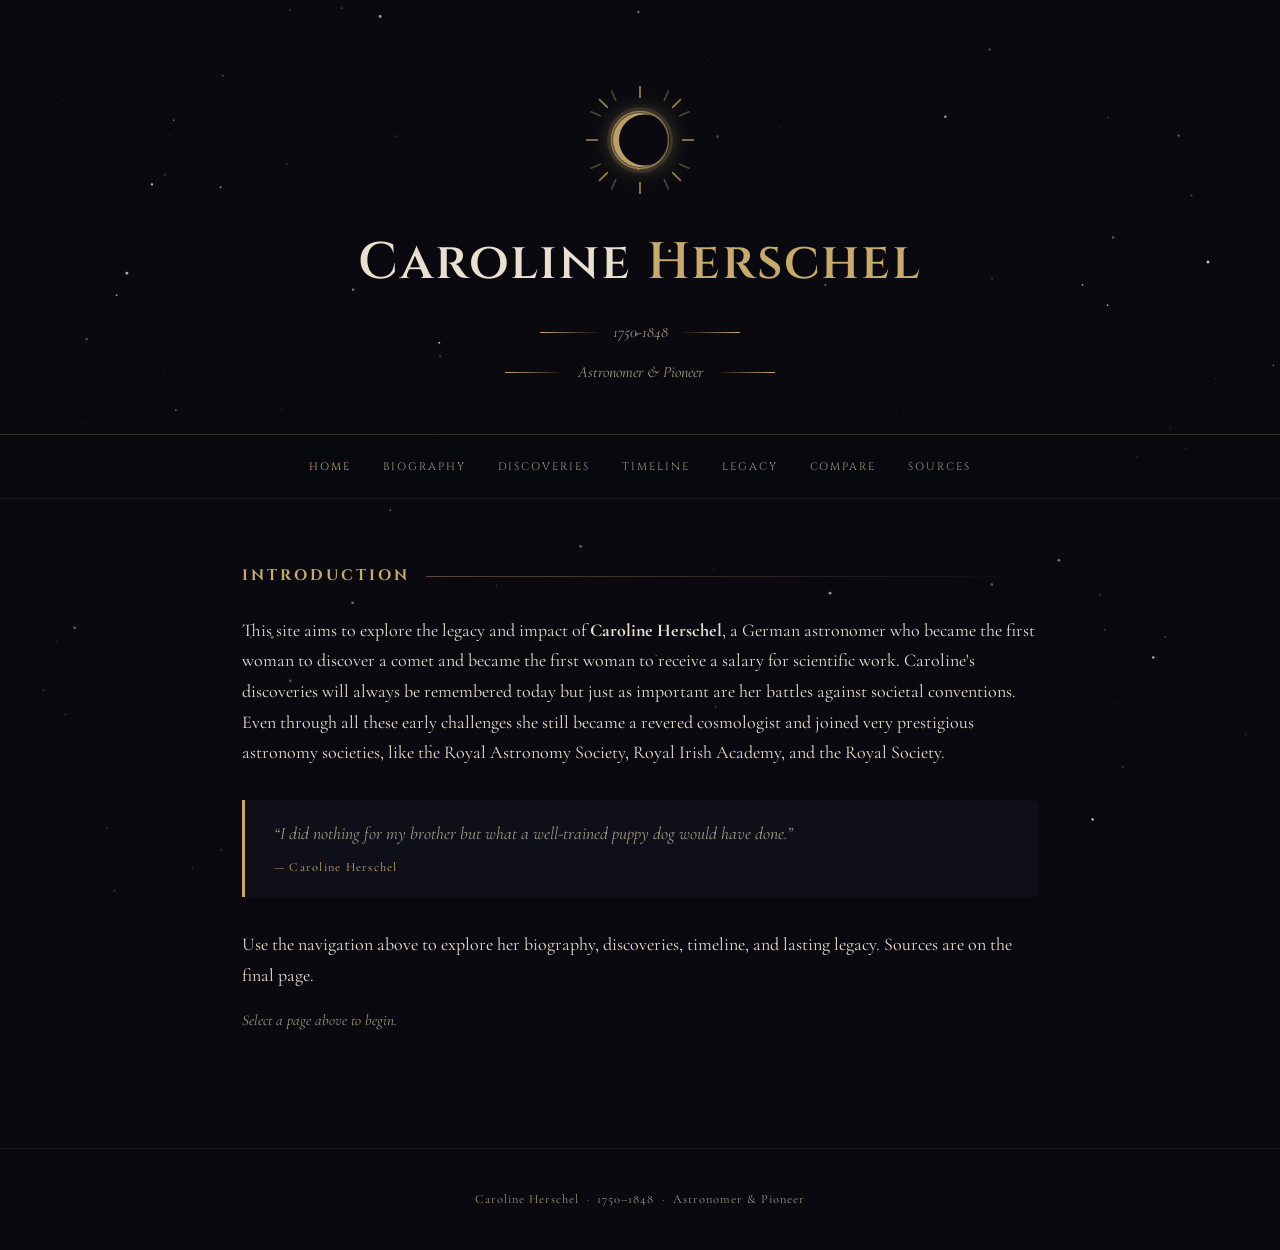
<file: index.html>
<!DOCTYPE html>
<html lang="en">
<head>
<meta charset="UTF-8"/>
<meta name="viewport" content="width=device-width,initial-scale=1.0"/>
<title>Home — Caroline Herschel</title>
<link href="https://fonts.googleapis.com/css2?family=Cormorant+Garamond:ital,wght@0,300;0,400;0,600;1,300;1,400&family=Cinzel:wght@400;600&display=swap" rel="stylesheet"/>
<style>
*,*::before,*::after{box-sizing:border-box;margin:0;padding:0}
html{background:#09090f}
body{background:#09090f;color:#e8e0d0;font-family:'Cormorant Garamond',Georgia,serif;font-size:18px;line-height:1.7;overflow-x:hidden;min-height:100vh}
canvas#stars{position:fixed;top:0;left:0;width:100%;height:100%;pointer-events:none;z-index:0}
header,nav,main,footer{position:relative;z-index:2}
header{text-align:center;padding:5rem 2rem 3rem;border-bottom:1px solid rgba(200,169,110,.2)}
.label{display:block;font-family:'Cinzel',serif;font-size:.68rem;letter-spacing:.25em;color:#c8a96e;text-transform:uppercase;margin-bottom:1rem}
h1{font-family:'Cinzel',serif;font-size:clamp(2rem,5vw,3.2rem);font-weight:600;letter-spacing:.04em;color:#e8e0d0}
h1 span{color:#c8a96e}
.sub{display:flex;align-items:center;justify-content:center;gap:.8rem;color:#a09880;font-style:italic;margin-top:.8rem;font-size:1rem}.comet{display:inline-block;width:60px;height:1px;background:linear-gradient(90deg,transparent,#c8a96e)}.comet.flip{background:linear-gradient(90deg,#c8a96e,transparent)}.eclipse{display:block;margin:0 auto 1.2rem;filter:drop-shadow(0 0 10px rgba(200,169,110,.4))}.comet{display:inline-block;width:60px;height:1px;background:linear-gradient(90deg,transparent,#c8a96e)}.comet.flip{background:linear-gradient(90deg,#c8a96e,transparent)}
nav{display:flex;justify-content:center;flex-wrap:wrap;gap:2rem;padding:1.4rem 2rem;border-bottom:1px solid rgba(200,169,110,.1);background:rgba(9,9,15,.8)}
nav a{font-family:'Cinzel',serif;font-size:.68rem;letter-spacing:.18em;text-transform:uppercase;color:#a09880;text-decoration:none;transition:color .25s}
nav a:hover,nav a.active{color:#c8a96e}
main{max-width:860px;margin:0 auto;padding:4rem 2rem 6rem}
h2{font-family:'Cinzel',serif;font-size:.95rem;letter-spacing:.2em;color:#c8a96e;text-transform:uppercase;margin:3rem 0 1.6rem;display:flex;align-items:center;gap:1rem}
h2:first-child{margin-top:0}
h2::after{content:'';flex:1;height:1px;background:linear-gradient(90deg,rgba(200,169,110,.4),transparent)}
p{margin-bottom:1.1rem;color:#e8e0d0}
blockquote{border-left:3px solid #c8a96e;padding:1.2rem 1.8rem;background:#0f0f1a;border-radius:0 6px 6px 0;margin:2rem 0;font-style:italic;font-size:1.1rem;color:#a09880}
blockquote cite{display:block;margin-top:.5rem;font-size:.78rem;font-style:normal;letter-spacing:.1em;color:#c8a96e}
.grid{display:grid;grid-template-columns:repeat(auto-fill,minmax(210px,1fr));gap:1.2rem;margin-top:1.4rem}
.card{background:#0f0f1a;border:1px solid rgba(200,169,110,.18);border-radius:6px;padding:1.3rem 1.5rem;transition:border-color .3s}
.card:hover{border-color:rgba(200,169,110,.55)}
.card .tag{font-family:'Cinzel',serif;font-size:.62rem;letter-spacing:.18em;color:#c8a96e;display:block}
.card h3{font-size:1rem;font-weight:600;margin:.3rem 0 .4rem;color:#e8e0d0}
.card p{font-size:.88rem;color:#a09880;margin:0}
.tl{border-left:1px solid rgba(200,169,110,.25);padding-left:2rem;margin-top:1rem}
.tl-item{position:relative;margin-bottom:2rem}
.tl-item::before{content:'';position:absolute;left:-2.38rem;top:.55rem;width:7px;height:7px;border-radius:50%;background:#c8a96e;box-shadow:0 0 8px #c8a96e}
.year{font-family:'Cinzel',serif;font-size:.75rem;letter-spacing:.15em;color:#c8a96e;display:block}
.tl-item p{margin:.2rem 0 0;font-size:.95rem;color:#a09880}
.src-list{list-style:none;margin-top:1rem}
.src-list li{padding:.9rem 1.2rem;border-left:2px solid rgba(200,169,110,.2);margin-bottom:.8rem;font-size:.95rem;color:#a09880;transition:border-color .25s,color .25s}
.src-list li:hover{border-color:#c8a96e;color:#e8e0d0}
footer{text-align:center;padding:2.5rem;border-top:1px solid rgba(200,169,110,.1);font-size:.78rem;color:#a09880;letter-spacing:.08em}
</style>
</head>
<body>
<canvas id="stars"></canvas>
<header>
<svg class="eclipse" viewBox="0 0 80 80" xmlns="http://www.w3.org/2000/svg" width="120" height="120" aria-hidden="true">
  <!-- corona rays -->
  <g stroke="#c8a96e" stroke-width="1.2" opacity="0.7">
    <line x1="40" y1="4" x2="40" y2="12"/>
    <line x1="40" y1="68" x2="40" y2="76"/>
    <line x1="4" y1="40" x2="12" y2="40"/>
    <line x1="68" y1="40" x2="76" y2="40"/>
    <line x1="12.7" y1="12.7" x2="18.5" y2="18.5"/>
    <line x1="61.5" y1="61.5" x2="67.3" y2="67.3"/>
    <line x1="67.3" y1="12.7" x2="61.5" y2="18.5"/>
    <line x1="12.7" y1="67.3" x2="18.5" y2="61.5"/>
    <!-- longer diagonal rays -->
    <line x1="21" y1="7"  x2="24" y2="14" opacity="0.5"/>
    <line x1="59" y1="7"  x2="56" y2="14" opacity="0.5"/>
    <line x1="7"  y1="21" x2="14" y2="24" opacity="0.5"/>
    <line x1="7"  y1="59" x2="14" y2="56" opacity="0.5"/>
    <line x1="73" y1="21" x2="66" y2="24" opacity="0.5"/>
    <line x1="73" y1="59" x2="66" y2="56" opacity="0.5"/>
    <line x1="21" y1="73" x2="24" y2="66" opacity="0.5"/>
    <line x1="59" y1="73" x2="56" y2="66" opacity="0.5"/>
  </g>
  <!-- sun glow -->
  <circle cx="40" cy="40" r="22" fill="#c8a96e" opacity="0.15"/>
  <!-- sun -->
  <circle cx="40" cy="40" r="18" fill="#c8a96e" opacity="0.9"/>
  <!-- moon covering sun -->
  <circle cx="43" cy="40" r="17" fill="#09090f"/>
  <!-- corona peek -->
  <circle cx="40" cy="40" r="19" fill="none" stroke="#c8a96e" stroke-width="1" opacity="0.6"/>
</svg>
<h1>Caroline <span>Herschel</span></h1>
<span class="sub"><span class="comet flip"></span>1750&dash;1848<span class="comet"></span></span>
<span class="sub"><span class="comet flip"></span>Astronomer & Pioneer<span class="comet"></span></span>
</header>
<nav><a href="index.html"  class="active">Home</a><a href="biography.html">Biography</a><a href="discoveries.html">Discoveries</a><a href="timeline.html">Timeline</a><a href="legacy.html">Legacy</a><a href="compare.html">Compare</a><a href="sources.html">Sources</a></nav>
<main>
<h2>Introduction</h2>
<p>This site aims to explore the legacy and impact of <strong>Caroline Herschel</strong>, a German astronomer who became the first woman to discover a comet and became the first woman to receive a salary for scientific work. Caroline&apos;s discoveries will always be remembered today but just as important are her battles against societal conventions. Even through all these early challenges she still became a revered cosmologist and joined very prestigious astronomy societies, like the Royal Astronomy Society, Royal Irish Academy, and the Royal Society.</p>
<blockquote>&ldquo;I did nothing for my brother but what a well-trained puppy dog would have done.&rdquo;<cite>&mdash; Caroline Herschel</cite></blockquote>
<p>Use the navigation above to explore her biography, discoveries, timeline, and lasting legacy. Sources are on the final page.</p>
<p style="color:#a09880;font-style:italic;font-size:.95rem;">Select a page above to begin.</p>
</main>
<footer>Caroline Herschel &nbsp;&middot;&nbsp; 1750&ndash;1848 &nbsp;&middot;&nbsp; Astronomer &amp; Pioneer</footer>
<script>
var c=document.getElementById('stars'),cx=c.getContext('2d'),S=[];
function resize(){c.width=innerWidth;c.height=innerHeight;}
function init(){S=[];for(var i=0;i<180;i++)S.push({x:Math.random()*c.width,y:Math.random()*c.height,r:Math.random()*1.3+.2,a:Math.random()*.9+.1,sp:Math.random()*.004+.001,ph:Math.random()*Math.PI*2});}
function draw(t){cx.clearRect(0,0,c.width,c.height);for(var i=0;i<S.length;i++){var s=S[i],al=s.a*(.4+.6*Math.sin(t*s.sp+s.ph));cx.beginPath();cx.arc(s.x,s.y,s.r,0,Math.PI*2);cx.fillStyle='rgba(232,220,195,'+al+')';cx.fill();}requestAnimationFrame(draw);}
resize();init();requestAnimationFrame(draw);
window.addEventListener('resize',function(){resize();init();});
</script>
</body>
</html>
</file>
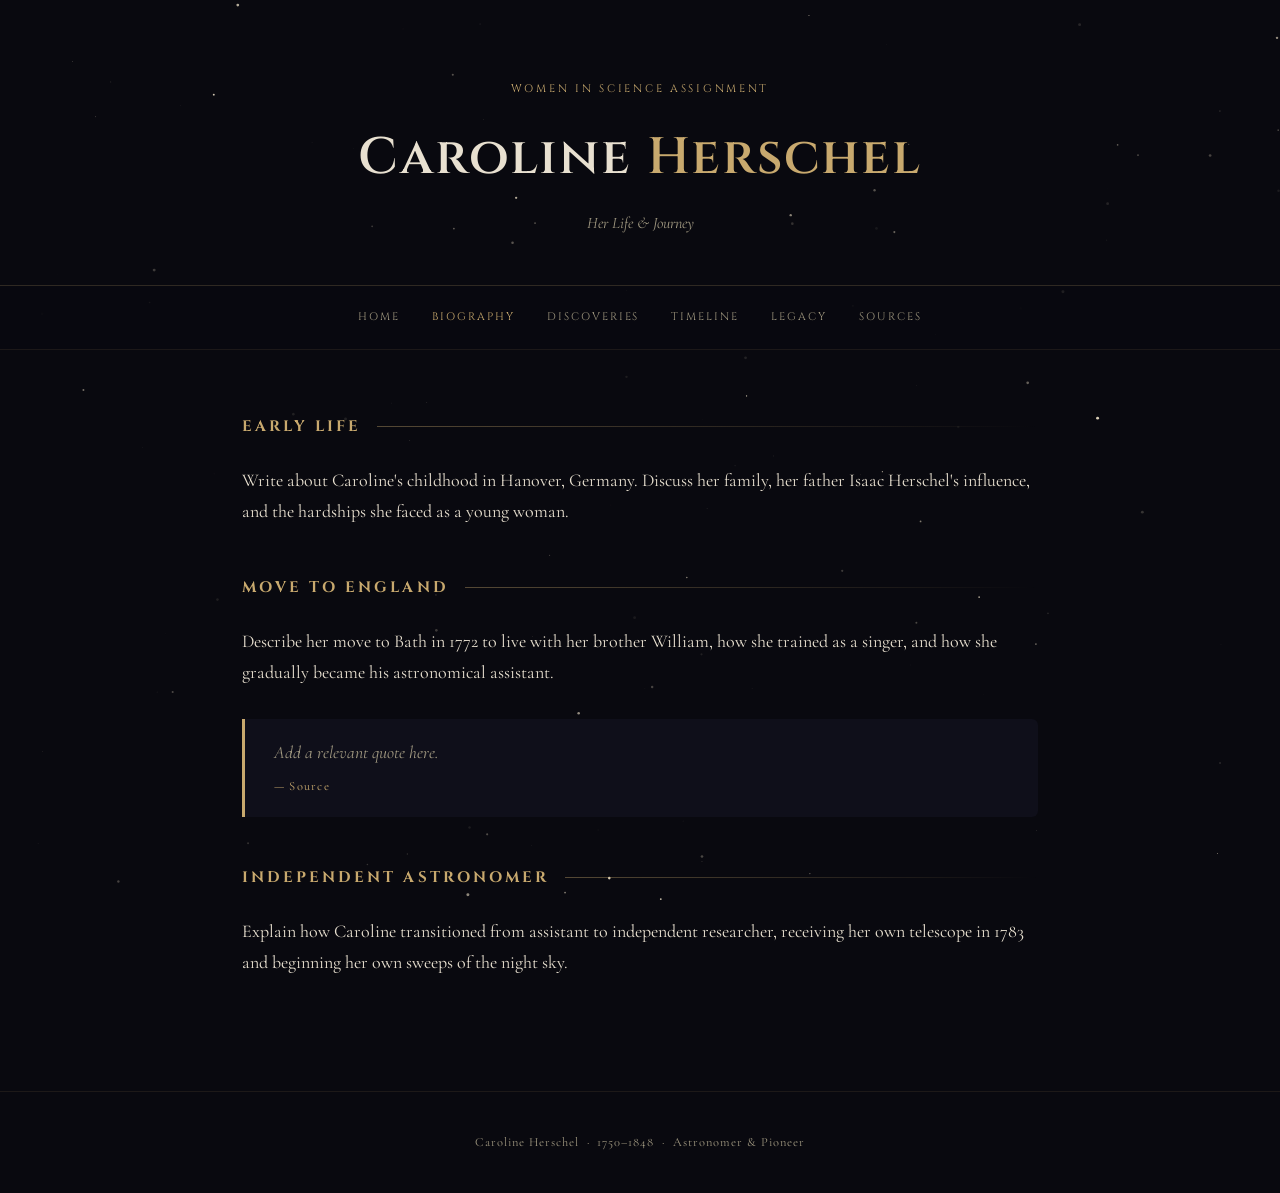
<file: Biography.html>
<!DOCTYPE html>
<html lang="en">
<head>
<meta charset="UTF-8"/>
<meta name="viewport" content="width=device-width,initial-scale=1.0"/>
<title>Biography — Caroline Herschel</title>
<link href="https://fonts.googleapis.com/css2?family=Cormorant+Garamond:ital,wght@0,300;0,400;0,600;1,300;1,400&family=Cinzel:wght@400;600&display=swap" rel="stylesheet"/>
<style>
*,*::before,*::after{box-sizing:border-box;margin:0;padding:0}
html{background:#09090f}
body{background:#09090f;color:#e8e0d0;font-family:'Cormorant Garamond',Georgia,serif;font-size:18px;line-height:1.7;overflow-x:hidden;min-height:100vh}
canvas#stars{position:fixed;top:0;left:0;width:100%;height:100%;pointer-events:none;z-index:0}
header,nav,main,footer{position:relative;z-index:2}
header{text-align:center;padding:5rem 2rem 3rem;border-bottom:1px solid rgba(200,169,110,.2)}
.label{display:block;font-family:'Cinzel',serif;font-size:.68rem;letter-spacing:.25em;color:#c8a96e;text-transform:uppercase;margin-bottom:1rem}
h1{font-family:'Cinzel',serif;font-size:clamp(2rem,5vw,3.2rem);font-weight:600;letter-spacing:.04em;color:#e8e0d0}
h1 span{color:#c8a96e}
.sub{display:block;color:#a09880;font-style:italic;margin-top:.5rem;font-size:1rem}
nav{display:flex;justify-content:center;flex-wrap:wrap;gap:2rem;padding:1.4rem 2rem;border-bottom:1px solid rgba(200,169,110,.1);background:rgba(9,9,15,.8)}
nav a{font-family:'Cinzel',serif;font-size:.68rem;letter-spacing:.18em;text-transform:uppercase;color:#a09880;text-decoration:none;transition:color .25s}
nav a:hover,nav a.active{color:#c8a96e}
main{max-width:860px;margin:0 auto;padding:4rem 2rem 6rem}
h2{font-family:'Cinzel',serif;font-size:.95rem;letter-spacing:.2em;color:#c8a96e;text-transform:uppercase;margin:3rem 0 1.6rem;display:flex;align-items:center;gap:1rem}
h2:first-child{margin-top:0}
h2::after{content:'';flex:1;height:1px;background:linear-gradient(90deg,rgba(200,169,110,.4),transparent)}
p{margin-bottom:1.1rem;color:#e8e0d0}
blockquote{border-left:3px solid #c8a96e;padding:1.2rem 1.8rem;background:#0f0f1a;border-radius:0 6px 6px 0;margin:2rem 0;font-style:italic;font-size:1.1rem;color:#a09880}
blockquote cite{display:block;margin-top:.5rem;font-size:.78rem;font-style:normal;letter-spacing:.1em;color:#c8a96e}
.grid{display:grid;grid-template-columns:repeat(auto-fill,minmax(210px,1fr));gap:1.2rem;margin-top:1.4rem}
.card{background:#0f0f1a;border:1px solid rgba(200,169,110,.18);border-radius:6px;padding:1.3rem 1.5rem;transition:border-color .3s}
.card:hover{border-color:rgba(200,169,110,.55)}
.card .tag{font-family:'Cinzel',serif;font-size:.62rem;letter-spacing:.18em;color:#c8a96e;display:block}
.card h3{font-size:1rem;font-weight:600;margin:.3rem 0 .4rem;color:#e8e0d0}
.card p{font-size:.88rem;color:#a09880;margin:0}
.tl{border-left:1px solid rgba(200,169,110,.25);padding-left:2rem;margin-top:1rem}
.tl-item{position:relative;margin-bottom:2rem}
.tl-item::before{content:'';position:absolute;left:-2.38rem;top:.55rem;width:7px;height:7px;border-radius:50%;background:#c8a96e;box-shadow:0 0 8px #c8a96e}
.year{font-family:'Cinzel',serif;font-size:.75rem;letter-spacing:.15em;color:#c8a96e;display:block}
.tl-item p{margin:.2rem 0 0;font-size:.95rem;color:#a09880}
.src-list{list-style:none;margin-top:1rem}
.src-list li{padding:.9rem 1.2rem;border-left:2px solid rgba(200,169,110,.2);margin-bottom:.8rem;font-size:.95rem;color:#a09880;transition:border-color .25s,color .25s}
.src-list li:hover{border-color:#c8a96e;color:#e8e0d0}
footer{text-align:center;padding:2.5rem;border-top:1px solid rgba(200,169,110,.1);font-size:.78rem;color:#a09880;letter-spacing:.08em}
</style>
</head>
<body>
<canvas id="stars"></canvas>
<header>
<span class="label">Women in Science Assignment</span>
<h1>Caroline <span>Herschel</span></h1>
<span class="sub">Her Life & Journey</span>
</header>
<nav><a href="index.html">Home</a><a href="biography.html"  class="active">Biography</a><a href="discoveries.html">Discoveries</a><a href="timeline.html">Timeline</a><a href="legacy.html">Legacy</a><a href="sources.html">Sources</a></nav>
<main>
<h2>Early Life</h2>
<p>Write about Caroline's childhood in Hanover, Germany. Discuss her family, her father Isaac Herschel's influence, and the hardships she faced as a young woman.</p>
<h2>Move to England</h2>
<p>Describe her move to Bath in 1772 to live with her brother William, how she trained as a singer, and how she gradually became his astronomical assistant.</p>
<blockquote>Add a relevant quote here.<cite>&mdash; Source</cite></blockquote>
<h2>Independent Astronomer</h2>
<p>Explain how Caroline transitioned from assistant to independent researcher, receiving her own telescope in 1783 and beginning her own sweeps of the night sky.</p>
</main>
<footer>Caroline Herschel &nbsp;&middot;&nbsp; 1750&ndash;1848 &nbsp;&middot;&nbsp; Astronomer &amp; Pioneer</footer>
<script>
var c=document.getElementById('stars'),cx=c.getContext('2d'),S=[];
function resize(){c.width=innerWidth;c.height=innerHeight;}
function init(){S=[];for(var i=0;i<180;i++)S.push({x:Math.random()*c.width,y:Math.random()*c.height,r:Math.random()*1.3+.2,a:Math.random()*.9+.1,sp:Math.random()*.004+.001,ph:Math.random()*Math.PI*2});}
function draw(t){cx.clearRect(0,0,c.width,c.height);for(var i=0;i<S.length;i++){var s=S[i],al=s.a*(.4+.6*Math.sin(t*s.sp+s.ph));cx.beginPath();cx.arc(s.x,s.y,s.r,0,Math.PI*2);cx.fillStyle='rgba(232,220,195,'+al+')';cx.fill();}requestAnimationFrame(draw);}
resize();init();requestAnimationFrame(draw);
window.addEventListener('resize',function(){resize();init();});
</script>
</body>
</html>
</file>
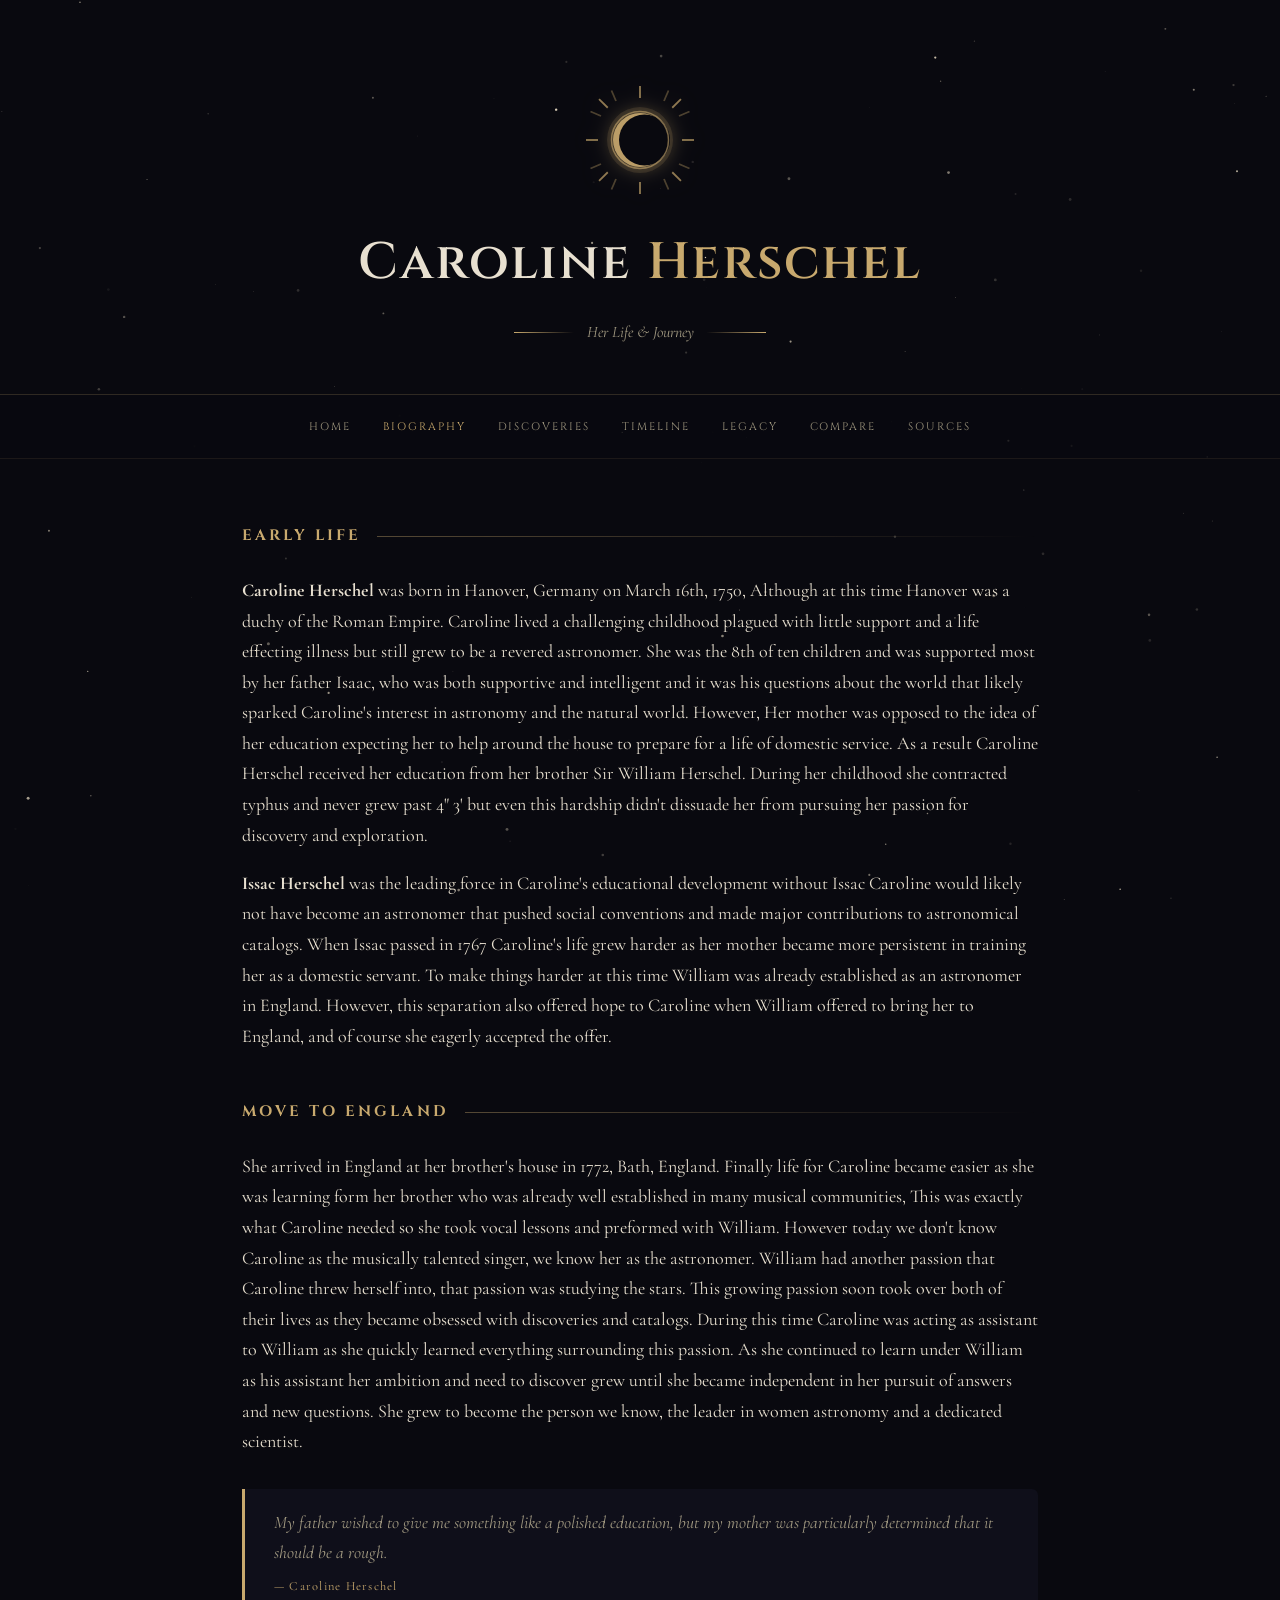
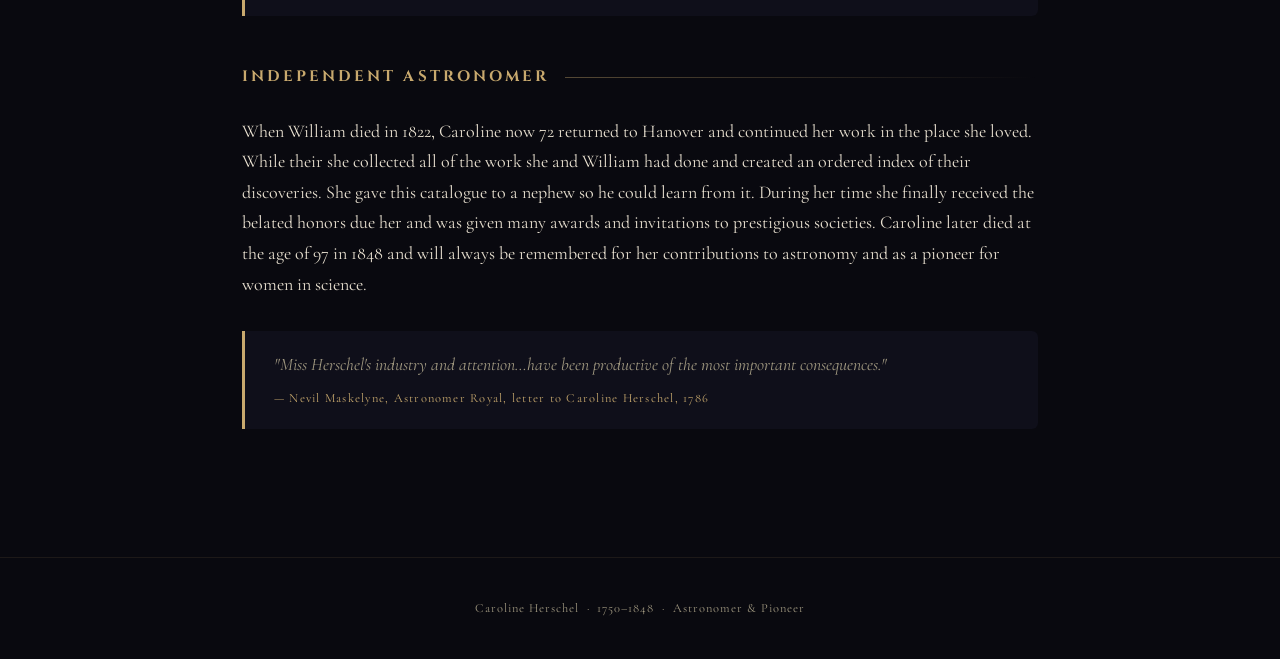
<file: biography.html>
<!DOCTYPE html>
<html lang="en">
<head>
<meta charset="UTF-8"/>
<meta name="viewport" content="width=device-width,initial-scale=1.0"/>
<title>Biography — Caroline Herschel</title>
<link href="https://fonts.googleapis.com/css2?family=Cormorant+Garamond:ital,wght@0,300;0,400;0,600;1,300;1,400&family=Cinzel:wght@400;600&display=swap" rel="stylesheet"/>
<style>
*,*::before,*::after{box-sizing:border-box;margin:0;padding:0}
html{background:#09090f}
body{background:#09090f;color:#e8e0d0;font-family:'Cormorant Garamond',Georgia,serif;font-size:18px;line-height:1.7;overflow-x:hidden;min-height:100vh}
canvas#stars{position:fixed;top:0;left:0;width:100%;height:100%;pointer-events:none;z-index:0}
header,nav,main,footer{position:relative;z-index:2}
header{text-align:center;padding:5rem 2rem 3rem;border-bottom:1px solid rgba(200,169,110,.2)}
.label{display:block;font-family:'Cinzel',serif;font-size:.68rem;letter-spacing:.25em;color:#c8a96e;text-transform:uppercase;margin-bottom:1rem}
h1{font-family:'Cinzel',serif;font-size:clamp(2rem,5vw,3.2rem);font-weight:600;letter-spacing:.04em;color:#e8e0d0}
h1 span{color:#c8a96e}
.sub{display:flex;align-items:center;justify-content:center;gap:.8rem;color:#a09880;font-style:italic;margin-top:.8rem;font-size:1rem}.comet{display:inline-block;width:60px;height:1px;background:linear-gradient(90deg,transparent,#c8a96e)}.comet.flip{background:linear-gradient(90deg,#c8a96e,transparent)}.eclipse{display:block;margin:0 auto 1.2rem;filter:drop-shadow(0 0 10px rgba(200,169,110,.4))}.comet{display:inline-block;width:60px;height:1px;background:linear-gradient(90deg,transparent,#c8a96e)}.comet.flip{background:linear-gradient(90deg,#c8a96e,transparent)}
nav{display:flex;justify-content:center;flex-wrap:wrap;gap:2rem;padding:1.4rem 2rem;border-bottom:1px solid rgba(200,169,110,.1);background:rgba(9,9,15,.8)}
nav a{font-family:'Cinzel',serif;font-size:.68rem;letter-spacing:.18em;text-transform:uppercase;color:#a09880;text-decoration:none;transition:color .25s}
nav a:hover,nav a.active{color:#c8a96e}
main{max-width:860px;margin:0 auto;padding:4rem 2rem 6rem}
h2{font-family:'Cinzel',serif;font-size:.95rem;letter-spacing:.2em;color:#c8a96e;text-transform:uppercase;margin:3rem 0 1.6rem;display:flex;align-items:center;gap:1rem}
h2:first-child{margin-top:0}
h2::after{content:'';flex:1;height:1px;background:linear-gradient(90deg,rgba(200,169,110,.4),transparent)}
p{margin-bottom:1.1rem;color:#e8e0d0}
blockquote{border-left:3px solid #c8a96e;padding:1.2rem 1.8rem;background:#0f0f1a;border-radius:0 6px 6px 0;margin:2rem 0;font-style:italic;font-size:1.1rem;color:#a09880}
blockquote cite{display:block;margin-top:.5rem;font-size:.78rem;font-style:normal;letter-spacing:.1em;color:#c8a96e}
.grid{display:grid;grid-template-columns:repeat(auto-fill,minmax(210px,1fr));gap:1.2rem;margin-top:1.4rem}
.card{background:#0f0f1a;border:1px solid rgba(200,169,110,.18);border-radius:6px;padding:1.3rem 1.5rem;transition:border-color .3s}
.card:hover{border-color:rgba(200,169,110,.55)}
.card .tag{font-family:'Cinzel',serif;font-size:.62rem;letter-spacing:.18em;color:#c8a96e;display:block}
.card h3{font-size:1rem;font-weight:600;margin:.3rem 0 .4rem;color:#e8e0d0}
.card p{font-size:.88rem;color:#a09880;margin:0}
.tl{border-left:1px solid rgba(200,169,110,.25);padding-left:2rem;margin-top:1rem}
.tl-item{position:relative;margin-bottom:2rem}
.tl-item::before{content:'';position:absolute;left:-2.38rem;top:.55rem;width:7px;height:7px;border-radius:50%;background:#c8a96e;box-shadow:0 0 8px #c8a96e}
.year{font-family:'Cinzel',serif;font-size:.75rem;letter-spacing:.15em;color:#c8a96e;display:block}
.tl-item p{margin:.2rem 0 0;font-size:.95rem;color:#a09880}
.src-list{list-style:none;margin-top:1rem}
.src-list li{padding:.9rem 1.2rem;border-left:2px solid rgba(200,169,110,.2);margin-bottom:.8rem;font-size:.95rem;color:#a09880;transition:border-color .25s,color .25s}
.src-list li:hover{border-color:#c8a96e;color:#e8e0d0}
footer{text-align:center;padding:2.5rem;border-top:1px solid rgba(200,169,110,.1);font-size:.78rem;color:#a09880;letter-spacing:.08em}
</style>
</head>
<body>
<canvas id="stars"></canvas>
<header>
<svg class="eclipse" viewBox="0 0 80 80" xmlns="http://www.w3.org/2000/svg" width="120" height="120" aria-hidden="true">
  <!-- corona rays -->
  <g stroke="#c8a96e" stroke-width="1.2" opacity="0.7">
    <line x1="40" y1="4" x2="40" y2="12"/>
    <line x1="40" y1="68" x2="40" y2="76"/>
    <line x1="4" y1="40" x2="12" y2="40"/>
    <line x1="68" y1="40" x2="76" y2="40"/>
    <line x1="12.7" y1="12.7" x2="18.5" y2="18.5"/>
    <line x1="61.5" y1="61.5" x2="67.3" y2="67.3"/>
    <line x1="67.3" y1="12.7" x2="61.5" y2="18.5"/>
    <line x1="12.7" y1="67.3" x2="18.5" y2="61.5"/>
    <!-- longer diagonal rays -->
    <line x1="21" y1="7"  x2="24" y2="14" opacity="0.5"/>
    <line x1="59" y1="7"  x2="56" y2="14" opacity="0.5"/>
    <line x1="7"  y1="21" x2="14" y2="24" opacity="0.5"/>
    <line x1="7"  y1="59" x2="14" y2="56" opacity="0.5"/>
    <line x1="73" y1="21" x2="66" y2="24" opacity="0.5"/>
    <line x1="73" y1="59" x2="66" y2="56" opacity="0.5"/>
    <line x1="21" y1="73" x2="24" y2="66" opacity="0.5"/>
    <line x1="59" y1="73" x2="56" y2="66" opacity="0.5"/>
  </g>
  <!-- sun glow -->
  <circle cx="40" cy="40" r="22" fill="#c8a96e" opacity="0.15"/>
  <!-- sun -->
  <circle cx="40" cy="40" r="18" fill="#c8a96e" opacity="0.9"/>
  <!-- moon covering sun -->
  <circle cx="43" cy="40" r="17" fill="#09090f"/>
  <!-- corona peek -->
  <circle cx="40" cy="40" r="19" fill="none" stroke="#c8a96e" stroke-width="1" opacity="0.6"/>
</svg>
<h1>Caroline <span>Herschel</span></h1>
<span class="sub"><span class="comet flip"></span>Her Life & Journey<span class="comet"></span></span>
</header>
<nav><a href="index.html">Home</a><a href="biography.html"  class="active">Biography</a><a href="discoveries.html">Discoveries</a><a href="timeline.html">Timeline</a><a href="legacy.html">Legacy</a><a href="compare.html">Compare</a><a href="sources.html">Sources</a></nav>
<main>
<h2>Early Life</h2>
<p> <strong>Caroline Herschel</strong> was born in Hanover, Germany on March 16th, 1750, Although at this time Hanover was a duchy of the Roman Empire. Caroline lived a challenging childhood plagued with little support and a life effecting illness but still grew to be a revered astronomer. She was the 8th of ten children and was supported most by her father Isaac, who was both supportive and intelligent and it was his questions about the world that likely sparked Caroline&apos;s interest in astronomy and the natural world. However, Her mother was opposed to the idea of her education expecting her to help around the house to prepare for a life of domestic service. As a result Caroline Herschel received her education from her brother Sir William Herschel. During her childhood she contracted typhus and never grew past 4" 3' but even this hardship didn't dissuade her from pursuing her passion for discovery and exploration.</p>
<p> <strong>Issac Herschel</strong> was the leading force in Caroline&apos;s educational development without Issac Caroline would likely not have become an astronomer that pushed social conventions and made major contributions to astronomical catalogs. When Issac passed in 1767 Caroline&apos;s life grew harder as her mother became more persistent in training her as a domestic servant. To make things harder at this time William was already established as an astronomer in England. However, this separation also offered hope to Caroline when William offered to bring her to England, and of course she eagerly accepted the offer.</p>
<h2>Move to England</h2>
<p>She arrived in England at her brother&apos;s house in 1772, Bath, England. Finally life for Caroline became easier as she was learning form her brother who was already well established in many musical communities, This was exactly what Caroline needed so she took vocal lessons and preformed with William. However today we don't know Caroline as the musically talented singer, we know her as the astronomer. William had another passion that Caroline threw herself into, that passion was studying the stars. This growing passion soon took over both of their lives as they became obsessed with discoveries and catalogs. During this time Caroline was acting as assistant to William as she quickly learned everything surrounding this passion. As she continued to learn under William as his assistant her ambition and need to discover grew until she became independent in her pursuit of answers and new questions. She grew to become the person we know, the leader in women astronomy and a dedicated scientist.</p>
<blockquote>My father wished to give me something like a polished education, but my mother was particularly determined that it should be a rough.<cite>&mdash; Caroline Herschel</cite></blockquote>
<h2>Independent Astronomer</h2>
<p>When William died in 1822, Caroline now 72 returned to Hanover and continued her work in the place she loved. While their she collected all of the work she and William had done and created an ordered index of their discoveries. She gave this catalogue to a nephew so he could learn from it. During her time she finally received the belated honors due her and was given many awards and invitations to prestigious societies. Caroline later died at the age of 97 in 1848 and will  always be remembered for her contributions to astronomy and as a pioneer for women in science.</p>
<blockquote>"Miss Herschel's industry and attention…have been productive of the most important consequences."<cite>&mdash; Nevil Maskelyne, Astronomer Royal, letter to Caroline Herschel, 1786</cite></blockquote>
</main>
<footer>Caroline Herschel &nbsp;&middot;&nbsp; 1750&ndash;1848 &nbsp;&middot;&nbsp; Astronomer &amp; Pioneer</footer>
<script>
var c=document.getElementById('stars'),cx=c.getContext('2d'),S=[];
function resize(){c.width=innerWidth;c.height=innerHeight;}
function init(){S=[];for(var i=0;i<180;i++)S.push({x:Math.random()*c.width,y:Math.random()*c.height,r:Math.random()*1.3+.2,a:Math.random()*.9+.1,sp:Math.random()*.004+.001,ph:Math.random()*Math.PI*2});}
function draw(t){cx.clearRect(0,0,c.width,c.height);for(var i=0;i<S.length;i++){var s=S[i],al=s.a*(.4+.6*Math.sin(t*s.sp+s.ph));cx.beginPath();cx.arc(s.x,s.y,s.r,0,Math.PI*2);cx.fillStyle='rgba(232,220,195,'+al+')';cx.fill();}requestAnimationFrame(draw);}
resize();init();requestAnimationFrame(draw);
window.addEventListener('resize',function(){resize();init();});
</script>
</body>
</html>
</file>
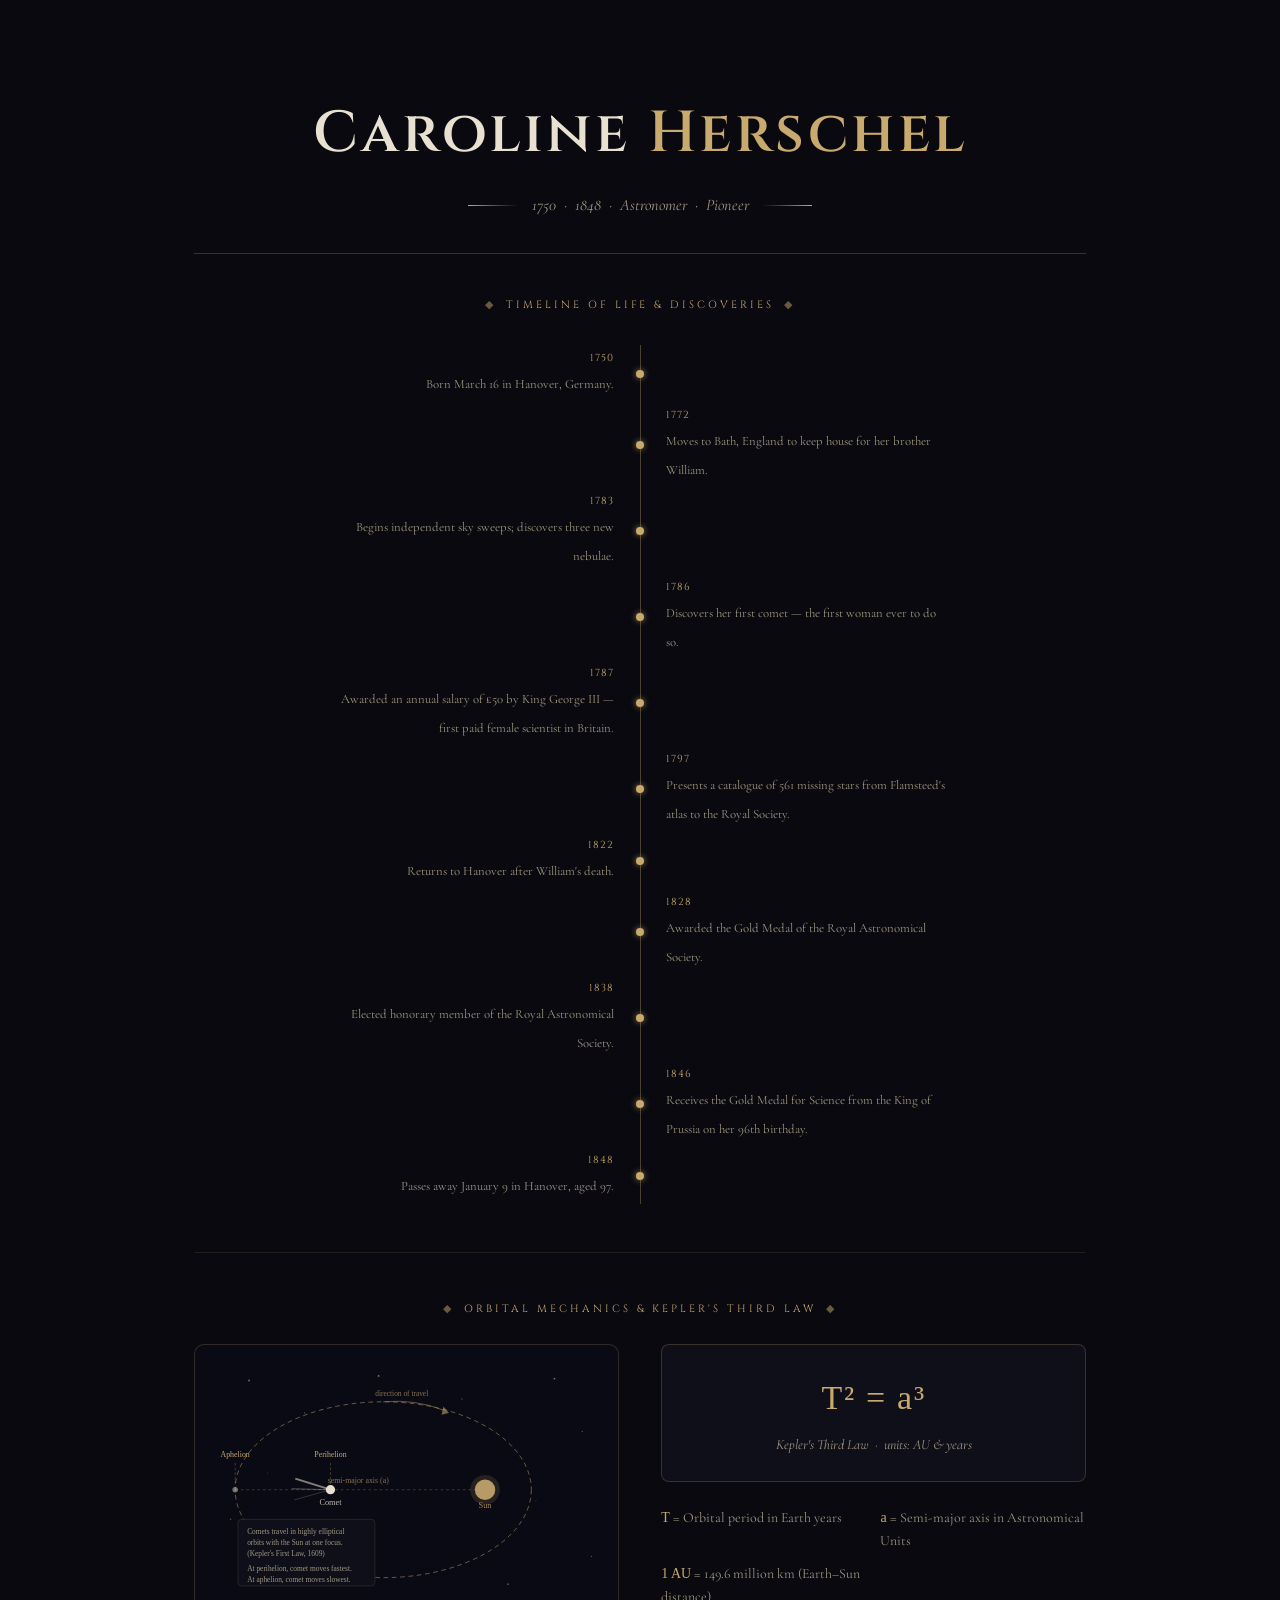
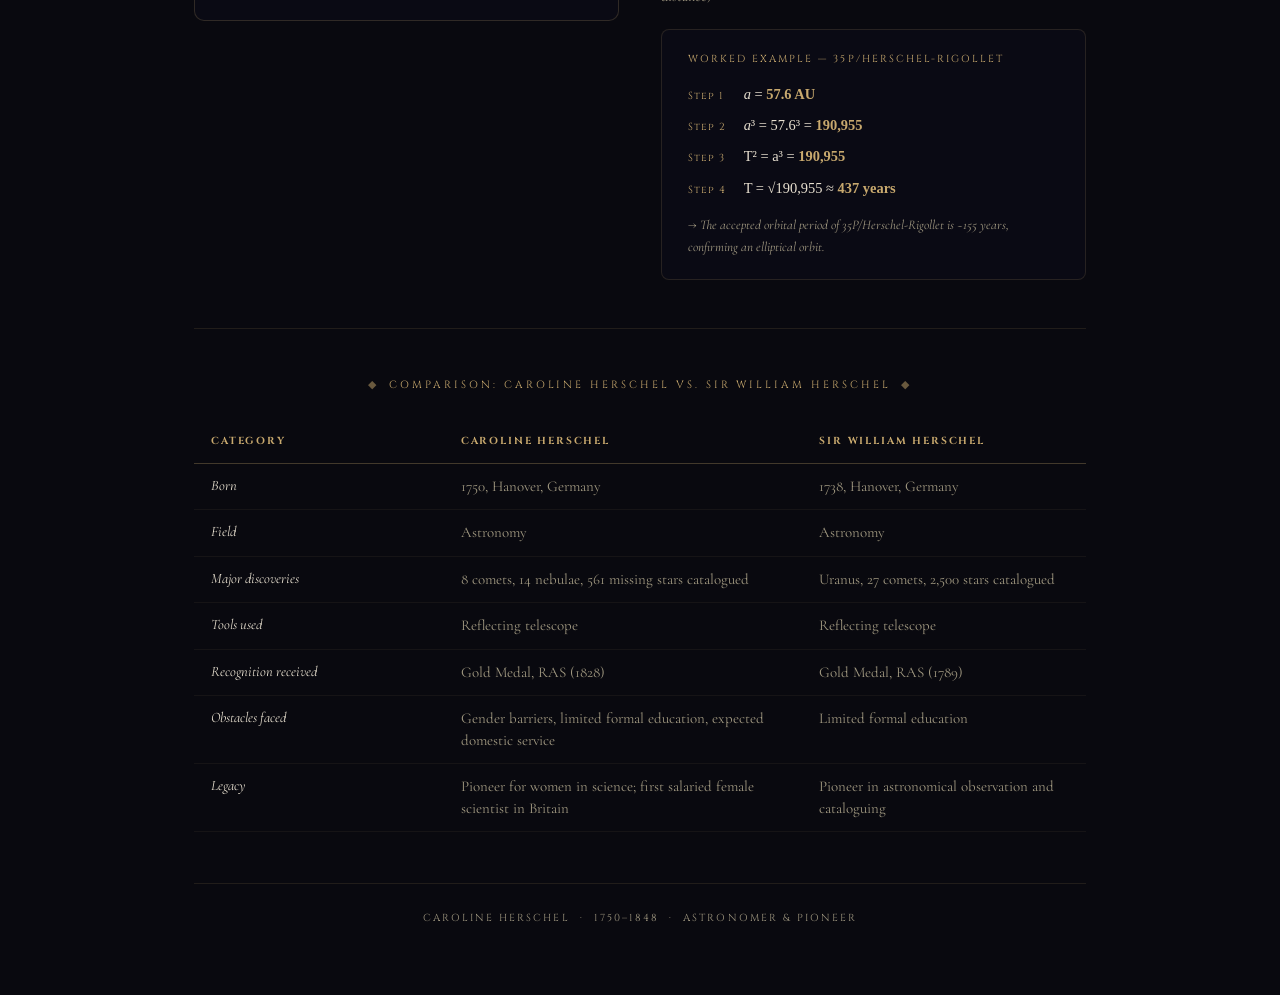
<file: Caroline herschel infographic.html>
<!DOCTYPE html>
<html lang="en">
<head>
<meta charset="UTF-8"/>
<meta name="viewport" content="width=device-width,initial-scale=1.0"/>
<title>Caroline Herschel — Infographic</title>
<link href="https://fonts.googleapis.com/css2?family=Cormorant+Garamond:ital,wght@0,300;0,400;0,600;1,300;1,400&family=Cinzel:wght@400;600&display=swap" rel="stylesheet"/>
<style>
*,*::before,*::after{box-sizing:border-box;margin:0;padding:0}
html,body{background:#09090f;color:#e8e0d0;font-family:'Cormorant Garamond',Georgia,serif;font-size:17px;line-height:1.7;overflow-x:hidden}
.page{max-width:960px;margin:0 auto;padding:2.5rem 2rem 4rem}

/* HEADER */
.hdr{text-align:center;padding:2.5rem 2rem 2rem;border-bottom:1px solid rgba(200,169,110,.25);margin-bottom:2.5rem}
h1{font-family:'Cinzel',serif;font-size:clamp(2.2rem,5vw,3.4rem);font-weight:600;letter-spacing:.06em;color:#e8e0d0}
h1 span{color:#c8a96e}
.tagline{display:flex;align-items:center;justify-content:center;gap:.8rem;color:#a09880;font-style:italic;font-size:.95rem;margin-top:.5rem}
.comet{display:inline-block;width:50px;height:1px;background:linear-gradient(90deg,transparent,#c8a96e)}
.comet.flip{background:linear-gradient(90deg,#c8a96e,transparent)}

/* SECTION HEADINGS */
.sec-label{font-family:'Cinzel',serif;font-size:.62rem;letter-spacing:.28em;color:#c8a96e;text-transform:uppercase;text-align:center;margin-bottom:1.5rem}
.sec-label span{opacity:.5;margin:0 .6rem}

/* SECTION DIVIDER */
.divider{border:none;border-top:1px solid rgba(200,169,110,.12);margin:2.8rem 0}

/* TIMELINE — vertical */
.vtl{display:grid;grid-template-columns:1fr 24px 1fr;gap:0;position:relative;margin-bottom:2rem;max-width:620px;margin-left:auto;margin-right:auto}
.vtl-spine{display:flex;flex-direction:column;align-items:center}
.vtl-spine-line{flex:1;width:1px;background:rgba(200,169,110,.35)}
.vtl-dot{width:8px;height:8px;border-radius:50%;background:#c8a96e;box-shadow:0 0 6px rgba(200,169,110,.7);flex-shrink:0}
.vtl-item{display:contents}
.vtl-left{text-align:right;padding:.28rem .8rem .28rem 0}
.vtl-right{text-align:left;padding:.28rem 0 .28rem .8rem}
.vtl-empty{padding:.28rem 0}
.vtl-yr{font-family:'Cinzel',serif;font-size:.6rem;letter-spacing:.12em;color:#c8a96e;display:block;margin-bottom:.08rem}
.vtl-desc{font-size:.75rem;color:#a09880;line-height:1.35}

/* TWO-COL LAYOUT */
.two-col{display:grid;grid-template-columns:1fr 1fr;gap:2.5rem;align-items:start}
@media(max-width:640px){.two-col{grid-template-columns:1fr}}

/* ORBIT DIAGRAM */
.orbit-wrap{background:#0a0a14;border:1px solid rgba(200,169,110,.2);border-radius:10px;padding:1rem}
.orbit-wrap svg{display:block;width:100%;height:auto}

/* KEPLER BOX */
.kepler-box{background:#0f0f1a;border:1px solid rgba(200,169,110,.22);border-radius:8px;padding:1.4rem 1.8rem;margin-bottom:1.4rem;text-align:center}
.formula{font-family:Georgia,serif;font-size:2rem;color:#c8a96e;letter-spacing:.05em}
.formula-note{font-size:.82rem;color:#a09880;margin-top:.4rem;font-style:italic}
.worked{background:#0a0a14;border:1px solid rgba(200,169,110,.15);border-radius:8px;padding:1.2rem 1.5rem}
.worked-title{font-family:'Cinzel',serif;font-size:.6rem;letter-spacing:.2em;color:#c8a96e;text-transform:uppercase;margin-bottom:.8rem}
.step{display:flex;align-items:baseline;gap:.7rem;margin-bottom:.4rem;font-size:.85rem;color:#a09880}
.step-num{font-family:'Cinzel',serif;font-size:.6rem;letter-spacing:.1em;color:#c8a96e;min-width:44px}
.step-eq{font-family:Georgia,serif;color:#e8e0d0}
.step-result{color:#c8a96e;font-weight:600}
.var-grid{display:grid;grid-template-columns:1fr 1fr;gap:.5rem .8rem;margin-top:1rem}
.var-item{font-size:.82rem;color:#a09880}
.var-item em{color:#c8a96e;font-style:normal;font-family:Georgia,serif}

/* COMPARISON TABLE */
.compare-wrap{overflow-x:auto}
table{width:100%;border-collapse:collapse;font-size:.88rem}
thead tr{border-bottom:1px solid rgba(200,169,110,.3)}
thead th{font-family:'Cinzel',serif;font-size:.6rem;letter-spacing:.18em;color:#c8a96e;text-transform:uppercase;padding:.75rem 1rem;text-align:left}
thead th:first-child{width:28%}
tbody tr{border-bottom:1px solid rgba(200,169,110,.07)}
tbody tr:hover{background:rgba(200,169,110,.04)}
tbody td{padding:.7rem 1rem;color:#a09880;vertical-align:top;line-height:1.45}
tbody td:first-child{color:#e8e0d0;font-style:italic;font-size:.85rem}

/* FOOTER */
.ftr{text-align:center;border-top:1px solid rgba(200,169,110,.12);padding-top:1.5rem;margin-top:3rem;font-family:'Cinzel',serif;font-size:.6rem;letter-spacing:.2em;color:#a09880;text-transform:uppercase}
</style>
</head>
<body>
<div class="page">

<!-- HEADER -->
<div class="hdr">
  <h1>Caroline <span>Herschel</span></h1>
  <div class="tagline"><span class="comet flip"></span>1750 &nbsp;&middot;&nbsp; 1848 &nbsp;&middot;&nbsp; Astronomer &nbsp;&middot;&nbsp; Pioneer<span class="comet"></span></div>
</div>

<!-- TIMELINE — vertical, alternating left/right -->
<div class="sec-label" style="margin-bottom:1.8rem"><span>&#9670;</span>Timeline of Life &amp; Discoveries<span>&#9670;</span></div>
<div class="vtl">

  <!-- Row helper: left text | spine | right text -->
  <!-- odd rows: text on LEFT, right empty -->
  <!-- even rows: left empty, text on RIGHT -->

  <!-- 1750 LEFT -->
  <div class="vtl-left"><span class="vtl-yr">1750</span><span class="vtl-desc">Born March 16 in Hanover, Germany.</span></div>
  <div class="vtl-spine"><div class="vtl-spine-line" style="min-height:8px"></div><div class="vtl-dot"></div><div class="vtl-spine-line"></div></div>
  <div class="vtl-empty"></div>

  <!-- 1772 RIGHT -->
  <div class="vtl-empty"></div>
  <div class="vtl-spine"><div class="vtl-spine-line"></div><div class="vtl-dot"></div><div class="vtl-spine-line"></div></div>
  <div class="vtl-right"><span class="vtl-yr">1772</span><span class="vtl-desc">Moves to Bath, England to keep house for her brother William.</span></div>

  <!-- 1783 LEFT -->
  <div class="vtl-left"><span class="vtl-yr">1783</span><span class="vtl-desc">Begins independent sky sweeps; discovers three new nebulae.</span></div>
  <div class="vtl-spine"><div class="vtl-spine-line"></div><div class="vtl-dot"></div><div class="vtl-spine-line"></div></div>
  <div class="vtl-empty"></div>

  <!-- 1786 RIGHT -->
  <div class="vtl-empty"></div>
  <div class="vtl-spine"><div class="vtl-spine-line"></div><div class="vtl-dot"></div><div class="vtl-spine-line"></div></div>
  <div class="vtl-right"><span class="vtl-yr">1786</span><span class="vtl-desc">Discovers her first comet — the first woman ever to do so.</span></div>

  <!-- 1787 LEFT -->
  <div class="vtl-left"><span class="vtl-yr">1787</span><span class="vtl-desc">Awarded an annual salary of £50 by King George III — first paid female scientist in Britain.</span></div>
  <div class="vtl-spine"><div class="vtl-spine-line"></div><div class="vtl-dot"></div><div class="vtl-spine-line"></div></div>
  <div class="vtl-empty"></div>

  <!-- 1797 RIGHT -->
  <div class="vtl-empty"></div>
  <div class="vtl-spine"><div class="vtl-spine-line"></div><div class="vtl-dot"></div><div class="vtl-spine-line"></div></div>
  <div class="vtl-right"><span class="vtl-yr">1797</span><span class="vtl-desc">Presents a catalogue of 561 missing stars from Flamsteed's atlas to the Royal Society.</span></div>

  <!-- 1822 LEFT -->
  <div class="vtl-left"><span class="vtl-yr">1822</span><span class="vtl-desc">Returns to Hanover after William's death.</span></div>
  <div class="vtl-spine"><div class="vtl-spine-line"></div><div class="vtl-dot"></div><div class="vtl-spine-line"></div></div>
  <div class="vtl-empty"></div>

  <!-- 1828 RIGHT -->
  <div class="vtl-empty"></div>
  <div class="vtl-spine"><div class="vtl-spine-line"></div><div class="vtl-dot"></div><div class="vtl-spine-line"></div></div>
  <div class="vtl-right"><span class="vtl-yr">1828</span><span class="vtl-desc">Awarded the Gold Medal of the Royal Astronomical Society.</span></div>

  <!-- 1838 LEFT -->
  <div class="vtl-left"><span class="vtl-yr">1838</span><span class="vtl-desc">Elected honorary member of the Royal Astronomical Society.</span></div>
  <div class="vtl-spine"><div class="vtl-spine-line"></div><div class="vtl-dot"></div><div class="vtl-spine-line"></div></div>
  <div class="vtl-empty"></div>

  <!-- 1846 RIGHT -->
  <div class="vtl-empty"></div>
  <div class="vtl-spine"><div class="vtl-spine-line"></div><div class="vtl-dot"></div><div class="vtl-spine-line"></div></div>
  <div class="vtl-right"><span class="vtl-yr">1846</span><span class="vtl-desc">Receives the Gold Medal for Science from the King of Prussia on her 96th birthday.</span></div>

  <!-- 1848 LEFT -->
  <div class="vtl-left"><span class="vtl-yr">1848</span><span class="vtl-desc">Passes away January 9 in Hanover, aged 97.</span></div>
  <div class="vtl-spine"><div class="vtl-spine-line"></div><div class="vtl-dot"></div><div class="vtl-spine-line" style="min-height:8px"></div></div>
  <div class="vtl-empty"></div>

</div>

<hr class="divider"/>

<!-- ORBIT + KEPLER -->
<div class="sec-label"><span>&#9670;</span>Orbital Mechanics &amp; Kepler's Third Law<span>&#9670;</span></div>
<div class="two-col">

  <!-- LEFT: orbit diagram -->
  <div>
    <div class="orbit-wrap">
      <svg viewBox="0 0 420 260" xmlns="http://www.w3.org/2000/svg">
        <!-- stars -->
        <circle cx="40" cy="20" r="1" fill="#e8e0d0" opacity=".45"/>
        <circle cx="100" cy="55" r=".7" fill="#e8e0d0" opacity=".35"/>
        <circle cx="180" cy="15" r="1" fill="#e8e0d0" opacity=".5"/>
        <circle cx="270" cy="40" r=".8" fill="#e8e0d0" opacity=".3"/>
        <circle cx="370" cy="18" r="1" fill="#e8e0d0" opacity=".45"/>
        <circle cx="400" cy="75" r=".7" fill="#e8e0d0" opacity=".35"/>
        <circle cx="20" cy="170" r=".9" fill="#e8e0d0" opacity=".3"/>
        <circle cx="410" cy="210" r=".7" fill="#e8e0d0" opacity=".4"/>
        <circle cx="320" cy="240" r="1" fill="#e8e0d0" opacity=".35"/>
        <circle cx="130" cy="235" r=".8" fill="#e8e0d0" opacity=".3"/>
        <circle cx="60" cy="120" r=".6" fill="#e8e0d0" opacity=".25"/>
        <circle cx="350" cy="150" r=".7" fill="#e8e0d0" opacity=".2"/>
        <!-- orbit ellipse -->
        <ellipse cx="185" cy="138" rx="160" ry="95" fill="none" stroke="#c8a96e" stroke-width="1" stroke-dasharray="5 4" opacity=".55"/>
        <!-- Sun -->
        <circle cx="295" cy="138" r="16" fill="#c8a96e" opacity=".15"/>
        <circle cx="295" cy="138" r="11" fill="#c8a96e" opacity=".9"/>
        <text x="295" y="158" text-anchor="middle" fill="#c8a96e" font-size="9" font-family="Georgia,serif" opacity=".8">Sun</text>
        <!-- semi-major axis line -->
        <line x1="25" y1="138" x2="295" y2="138" stroke="#c8a96e" stroke-width=".7" stroke-dasharray="3 3" opacity=".4"/>
        <text x="158" y="131" text-anchor="middle" fill="#c8a96e" font-size="8.5" font-family="Georgia,serif" opacity=".65">semi-major axis (a)</text>
        <!-- comet at perihelion -->
        <circle cx="128" cy="138" r="5" fill="#e8e0d0"/>
        <!-- tail -->
        <line x1="128" y1="138" x2="90" y2="126" stroke="#e8e0d0" stroke-width="2" opacity=".55"/>
        <line x1="128" y1="138" x2="86" y2="137" stroke="#e8e0d0" stroke-width="1.2" opacity=".35"/>
        <line x1="128" y1="138" x2="89" y2="149" stroke="#e8e0d0" stroke-width=".8" opacity=".25"/>
        <text x="128" y="155" text-anchor="middle" fill="#e8e0d0" font-size="9" font-family="Georgia,serif" opacity=".8">Comet</text>
        <!-- perihelion label -->
        <line x1="128" y1="132" x2="128" y2="108" stroke="#c8a96e" stroke-width=".7" stroke-dasharray="3 2" opacity=".45"/>
        <text x="128" y="103" text-anchor="middle" fill="#c8a96e" font-size="8.5" font-family="Georgia,serif">Perihelion</text>
        <!-- aphelion label -->
        <circle cx="25" cy="138" r="3" fill="#e8e0d0" opacity=".45"/>
        <line x1="25" y1="132" x2="25" y2="108" stroke="#c8a96e" stroke-width=".7" stroke-dasharray="3 2" opacity=".45"/>
        <text x="25" y="103" text-anchor="middle" fill="#c8a96e" font-size="8.5" font-family="Georgia,serif">Aphelion</text>
        <!-- direction arrow -->
        <path d="M185 43 Q220 40 250 52" fill="none" stroke="#c8a96e" stroke-width="1" opacity=".5"/>
        <polygon points="250,48 256,55 248,57" fill="#c8a96e" opacity=".55"/>
        <text x="205" y="37" text-anchor="middle" fill="#c8a96e" font-size="8" font-family="Georgia,serif" opacity=".65">direction of travel</text>
        <!-- note box -->
        <rect x="28" y="170" width="148" height="72" rx="4" fill="#0f0f1a" stroke="rgba(200,169,110,.2)" stroke-width=".8"/>
        <text x="38" y="186" fill="#a09880" font-size="8" font-family="Georgia,serif">Comets travel in highly elliptical</text>
        <text x="38" y="198" fill="#a09880" font-size="8" font-family="Georgia,serif">orbits with the Sun at one focus.</text>
        <text x="38" y="210" fill="#a09880" font-size="8" font-family="Georgia,serif">(Kepler's First Law, 1609)</text>
        <text x="38" y="226" fill="#a09880" font-size="8" font-family="Georgia,serif">At perihelion, comet moves fastest.</text>
        <text x="38" y="238" fill="#a09880" font-size="8" font-family="Georgia,serif">At aphelion, comet moves slowest.</text>
      </svg>
    </div>
  </div>

  <!-- RIGHT: Kepler law + worked example -->
  <div>
    <div class="kepler-box">
      <div class="formula">T&sup2; = a&sup3;</div>
      <div class="formula-note">Kepler's Third Law &nbsp;&middot;&nbsp; units: AU &amp; years</div>
    </div>
    <div class="var-grid" style="margin-bottom:1.2rem">
      <div class="var-item"><em>T</em> = Orbital period in Earth years</div>
      <div class="var-item"><em>a</em> = Semi-major axis in Astronomical Units</div>
      <div class="var-item"><em>1 AU</em> = 149.6 million km (Earth–Sun distance)</div>
    </div>
    <div class="worked">
      <div class="worked-title">Worked Example — 35P/Herschel-Rigollet</div>
      <div class="step">
        <span class="step-num">Step 1</span>
        <span class="step-eq"><em>a</em> = <span class="step-result">57.6 AU</span></span>
      </div>
      <div class="step">
        <span class="step-num">Step 2</span>
        <span class="step-eq"><em>a</em>&sup3; = 57.6&sup3; = <span class="step-result">190,955</span></span>
      </div>
      <div class="step">
        <span class="step-num">Step 3</span>
        <span class="step-eq">T&sup2; = a&sup3; = <span class="step-result">190,955</span></span>
      </div>
      <div class="step">
        <span class="step-num">Step 4</span>
        <span class="step-eq">T = &radic;190,955 &asymp; <span class="step-result">437 years</span></span>
      </div>
      <p style="font-size:.78rem;color:#a09880;margin-top:.8rem;font-style:italic;">→ The accepted orbital period of 35P/Herschel-Rigollet is ~155 years, confirming an elliptical orbit.</p>
    </div>
  </div>
</div>

<hr class="divider"/>

<!-- COMPARISON TABLE -->
<div class="sec-label"><span>&#9670;</span>Comparison: Caroline Herschel vs. Sir William Herschel<span>&#9670;</span></div>
<div class="compare-wrap">
  <table>
    <thead>
      <tr>
        <th>Category</th>
        <th>Caroline Herschel</th>
        <th>Sir William Herschel</th>
      </tr>
    </thead>
    <tbody>
      <tr><td>Born</td><td>1750, Hanover, Germany</td><td>1738, Hanover, Germany</td></tr>
      <tr><td>Field</td><td>Astronomy</td><td>Astronomy</td></tr>
      <tr><td>Major discoveries</td><td>8 comets, 14 nebulae, 561 missing stars catalogued</td><td>Uranus, 27 comets, 2,500 stars catalogued</td></tr>
      <tr><td>Tools used</td><td>Reflecting telescope</td><td>Reflecting telescope</td></tr>
      <tr><td>Recognition received</td><td>Gold Medal, RAS (1828)</td><td>Gold Medal, RAS (1789)</td></tr>
      <tr><td>Obstacles faced</td><td>Gender barriers, limited formal education, expected domestic service</td><td>Limited formal education</td></tr>
      <tr><td>Legacy</td><td>Pioneer for women in science; first salaried female scientist in Britain</td><td>Pioneer in astronomical observation and cataloguing</td></tr>
    </tbody>
  </table>
</div>

<!-- FOOTER -->
<div class="ftr">Caroline Herschel &nbsp;&middot;&nbsp; 1750–1848 &nbsp;&middot;&nbsp; Astronomer &amp; Pioneer</div>

</div>
</body>
</html>
</file>
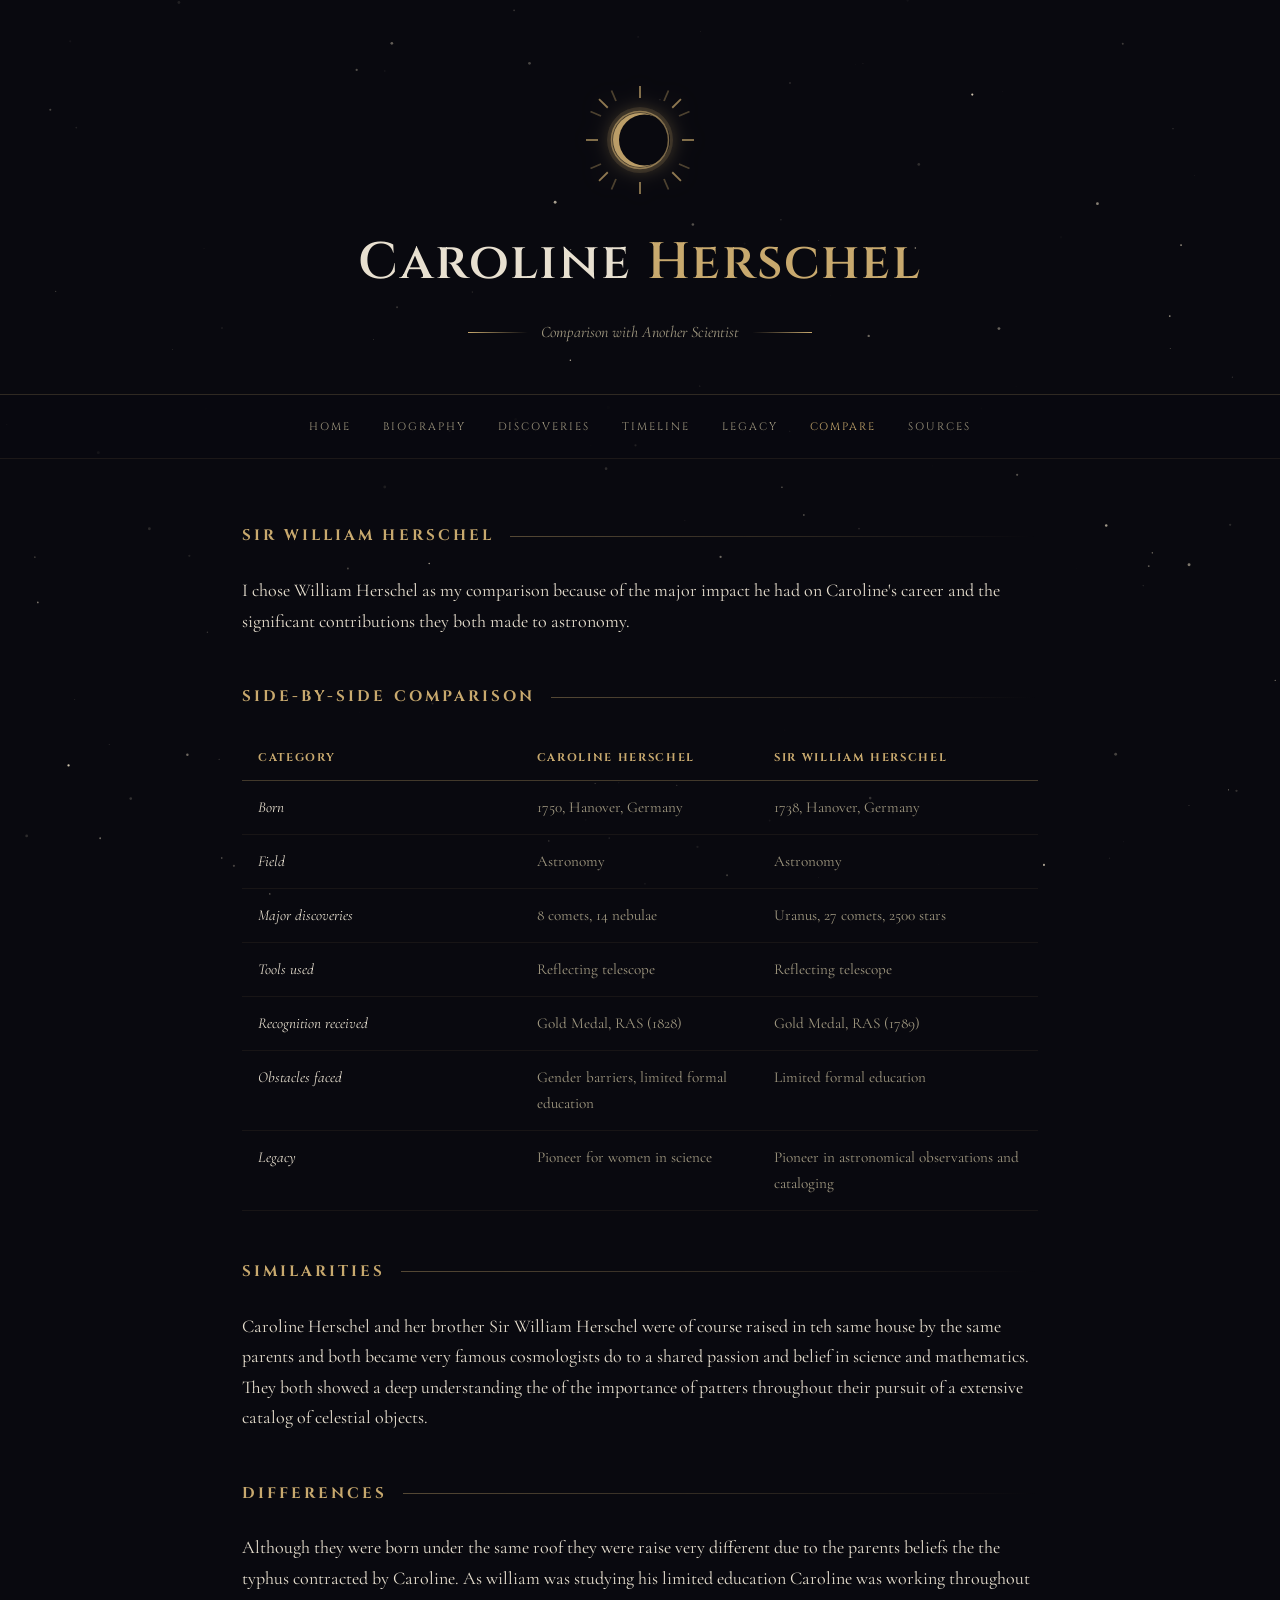
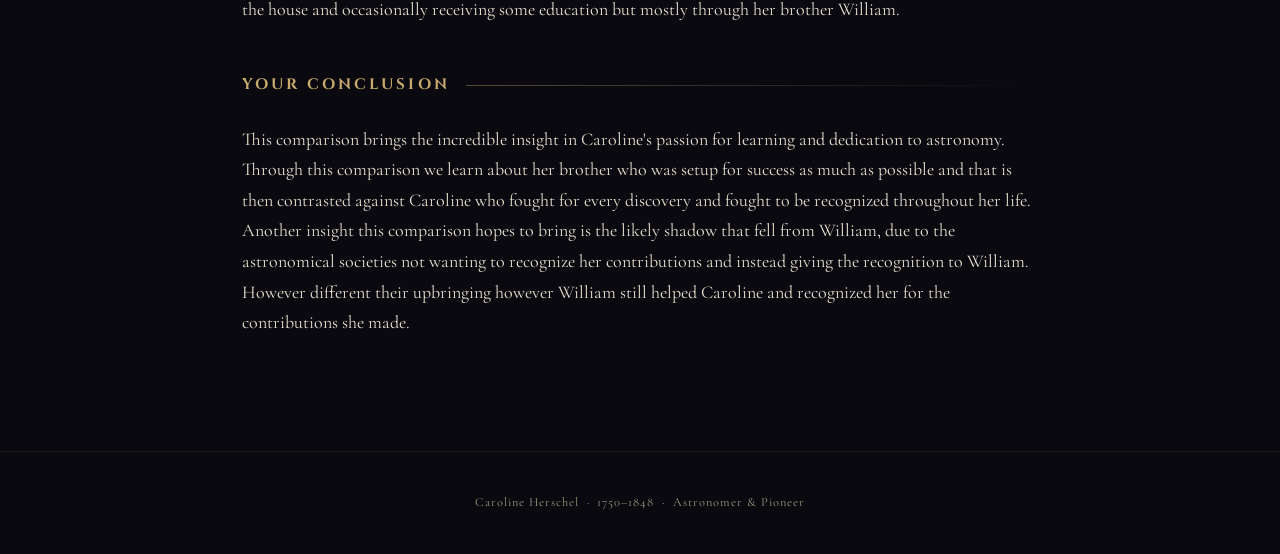
<file: compare.html>
<!DOCTYPE html>
<html lang="en">
<head>
<meta charset="UTF-8"/>
<meta name="viewport" content="width=device-width,initial-scale=1.0"/>
<title>Compare — Caroline Herschel</title>
<link href="https://fonts.googleapis.com/css2?family=Cormorant+Garamond:ital,wght@0,300;0,400;0,600;1,300;1,400&family=Cinzel:wght@400;600&display=swap" rel="stylesheet"/>
<style>
*,*::before,*::after{box-sizing:border-box;margin:0;padding:0}
html{background:#09090f}
body{background:#09090f;color:#e8e0d0;font-family:'Cormorant Garamond',Georgia,serif;font-size:18px;line-height:1.7;overflow-x:hidden;min-height:100vh}
canvas#stars{position:fixed;top:0;left:0;width:100%;height:100%;pointer-events:none;z-index:0}
header,nav,main,footer{position:relative;z-index:2}
header{text-align:center;padding:5rem 2rem 3rem;border-bottom:1px solid rgba(200,169,110,.2)}
h1{font-family:'Cinzel',serif;font-size:clamp(2rem,5vw,3.2rem);font-weight:600;letter-spacing:.04em;color:#e8e0d0}
h1 span{color:#c8a96e}
.sub{display:flex;align-items:center;justify-content:center;gap:.8rem;color:#a09880;font-style:italic;margin-top:.8rem;font-size:1rem}
.comet{display:inline-block;width:60px;height:1px;background:linear-gradient(90deg,transparent,#c8a96e)}
.comet.flip{background:linear-gradient(90deg,#c8a96e,transparent)}
.eclipse{display:block;margin:0 auto 1.2rem;filter:drop-shadow(0 0 10px rgba(200,169,110,.4))}
nav{display:flex;justify-content:center;flex-wrap:wrap;gap:2rem;padding:1.4rem 2rem;border-bottom:1px solid rgba(200,169,110,.1);background:rgba(9,9,15,.8)}
nav a{font-family:'Cinzel',serif;font-size:.68rem;letter-spacing:.18em;text-transform:uppercase;color:#a09880;text-decoration:none;transition:color .25s}
nav a:hover,nav a.active{color:#c8a96e}
main{max-width:860px;margin:0 auto;padding:4rem 2rem 6rem}
h2{font-family:'Cinzel',serif;font-size:.95rem;letter-spacing:.2em;color:#c8a96e;text-transform:uppercase;margin:3rem 0 1.6rem;display:flex;align-items:center;gap:1rem}
h2:first-child{margin-top:0}
h2::after{content:'';flex:1;height:1px;background:linear-gradient(90deg,rgba(200,169,110,.4),transparent)}
p{margin-bottom:1.1rem;color:#e8e0d0}
blockquote{border-left:3px solid #c8a96e;padding:1.2rem 1.8rem;background:#0f0f1a;border-radius:0 6px 6px 0;margin:2rem 0;font-style:italic;font-size:1.1rem;color:#a09880}
blockquote cite{display:block;margin-top:.5rem;font-size:.78rem;font-style:normal;letter-spacing:.1em;color:#c8a96e}
footer{text-align:center;padding:2.5rem;border-top:1px solid rgba(200,169,110,.1);font-size:.78rem;color:#a09880;letter-spacing:.08em}
/* Compare table */
.compare-wrap{overflow-x:auto;margin-top:1.5rem}
table{width:100%;border-collapse:collapse;font-size:.95rem}
thead tr{border-bottom:1px solid rgba(200,169,110,.3)}
thead th{font-family:'Cinzel',serif;font-size:.7rem;letter-spacing:.15em;color:#c8a96e;text-transform:uppercase;padding:.8rem 1rem;text-align:left}
thead th:first-child{width:35%}
tbody tr{border-bottom:1px solid rgba(200,169,110,.08)}
tbody tr:hover{background:rgba(200,169,110,.04)}
tbody td{padding:.85rem 1rem;color:#a09880;vertical-align:top}
tbody td:first-child{color:#e8e0d0;font-style:italic}
</style>
</head>
<body>
<canvas id="stars"></canvas>
<header>
<svg class="eclipse" viewBox="0 0 80 80" xmlns="http://www.w3.org/2000/svg" width="120" height="120" aria-hidden="true">
  <g stroke="#c8a96e" stroke-width="1.2" opacity="0.7">
    <line x1="40" y1="4" x2="40" y2="12"/><line x1="40" y1="68" x2="40" y2="76"/>
    <line x1="4" y1="40" x2="12" y2="40"/><line x1="68" y1="40" x2="76" y2="40"/>
    <line x1="12.7" y1="12.7" x2="18.5" y2="18.5"/><line x1="61.5" y1="61.5" x2="67.3" y2="67.3"/>
    <line x1="67.3" y1="12.7" x2="61.5" y2="18.5"/><line x1="12.7" y1="67.3" x2="18.5" y2="61.5"/>
    <line x1="21" y1="7" x2="24" y2="14" opacity="0.5"/><line x1="59" y1="7" x2="56" y2="14" opacity="0.5"/>
    <line x1="7" y1="21" x2="14" y2="24" opacity="0.5"/><line x1="7" y1="59" x2="14" y2="56" opacity="0.5"/>
    <line x1="73" y1="21" x2="66" y2="24" opacity="0.5"/><line x1="73" y1="59" x2="66" y2="56" opacity="0.5"/>
    <line x1="21" y1="73" x2="24" y2="66" opacity="0.5"/><line x1="59" y1="73" x2="56" y2="66" opacity="0.5"/>
  </g>
  <circle cx="40" cy="40" r="22" fill="#c8a96e" opacity="0.15"/>
  <circle cx="40" cy="40" r="18" fill="#c8a96e" opacity="0.9"/>
  <circle cx="43" cy="40" r="17" fill="#09090f"/>
  <circle cx="40" cy="40" r="19" fill="none" stroke="#c8a96e" stroke-width="1" opacity="0.6"/>
</svg>
<h1>Caroline <span>Herschel</span></h1>
<span class="sub"><span class="comet flip"></span>Comparison with Another Scientist<span class="comet"></span></span>
</header>
<nav><a href="index.html">Home</a><a href="biography.html">Biography</a><a href="discoveries.html">Discoveries</a><a href="timeline.html">Timeline</a><a href="legacy.html">Legacy</a><a href="compare.html" class="active">Compare</a><a href="sources.html">Sources</a></nav>
<main>

<h2>Sir William Herschel</h2>
<p>I chose William Herschel as my comparison because of the major impact he had on Caroline&apos;s career and the significant contributions they both made to astronomy.</p>

<h2>Side-by-Side Comparison</h2>
<div class="compare-wrap">
<table>
  <thead>
    <tr>
      <th>Category</th>
      <th>Caroline Herschel</th>
      <th>Sir William Herschel</th>
    </tr>
  </thead>
  <tbody>
    <tr><td>Born</td><td>1750, Hanover, Germany</td><td>1738, Hanover, Germany</td></tr>
    <tr><td>Field</td><td>Astronomy</td><td>Astronomy</td></tr>
    <tr><td>Major discoveries</td><td>8 comets, 14 nebulae</td><td>Uranus, 27 comets, 2500 stars</td></tr>
    <tr><td>Tools used</td><td>Reflecting telescope</td><td>Reflecting telescope</td></tr>
    <tr><td>Recognition received</td><td>Gold Medal, RAS (1828)</td><td>Gold Medal, RAS (1789)</td></tr>
    <tr><td>Obstacles faced</td><td>Gender barriers, limited formal education</td><td>Limited formal education</td></tr>
    <tr><td>Legacy</td><td>Pioneer for women in science</td><td>Pioneer in astronomical observations and cataloging</td></tr>
  </tbody>
</table>
</div>

<h2>Similarities</h2>
<p>Caroline Herschel and her brother Sir William Herschel were of course raised in teh same house by the same parents and both became very famous cosmologists do to a shared passion and belief in science and mathematics. They both showed a deep understanding the of the importance of patters throughout their pursuit of a extensive catalog of celestial objects.</p>

<h2>Differences</h2>
<p>Although they were born under the same roof they were raise very different due to the parents beliefs the the typhus contracted by Caroline. As william was studying his limited education Caroline was working throughout the house and occasionally receiving some education but mostly through her brother William.</p>

<h2>Your Conclusion</h2>
<p>This comparison brings the incredible insight in Caroline&apos;s passion for learning and dedication to astronomy. Through this comparison we learn about her brother who was setup for success as much as possible and that is then contrasted against Caroline who fought for every discovery and fought to be recognized throughout her life. Another insight this comparison hopes to bring is the likely shadow that fell from William, due to the astronomical societies not wanting to recognize her contributions and instead giving the recognition to William. However different their upbringing however William still helped Caroline and recognized her for the contributions she made.</p>

</main>
<footer>Caroline Herschel &nbsp;&middot;&nbsp; 1750&ndash;1848 &nbsp;&middot;&nbsp; Astronomer &amp; Pioneer</footer>
<script>
var c=document.getElementById('stars'),cx=c.getContext('2d'),S=[];
function resize(){c.width=innerWidth;c.height=innerHeight;}
function init(){S=[];for(var i=0;i<180;i++)S.push({x:Math.random()*c.width,y:Math.random()*c.height,r:Math.random()*1.3+.2,a:Math.random()*.9+.1,sp:Math.random()*.004+.001,ph:Math.random()*Math.PI*2});}
function draw(t){cx.clearRect(0,0,c.width,c.height);for(var i=0;i<S.length;i++){var s=S[i],al=s.a*(.4+.6*Math.sin(t*s.sp+s.ph));cx.beginPath();cx.arc(s.x,s.y,s.r,0,Math.PI*2);cx.fillStyle='rgba(232,220,195,'+al+')';cx.fill();}requestAnimationFrame(draw);}
resize();init();requestAnimationFrame(draw);
window.addEventListener('resize',function(){resize();init();});
</script>
</body>
</html>
</file>
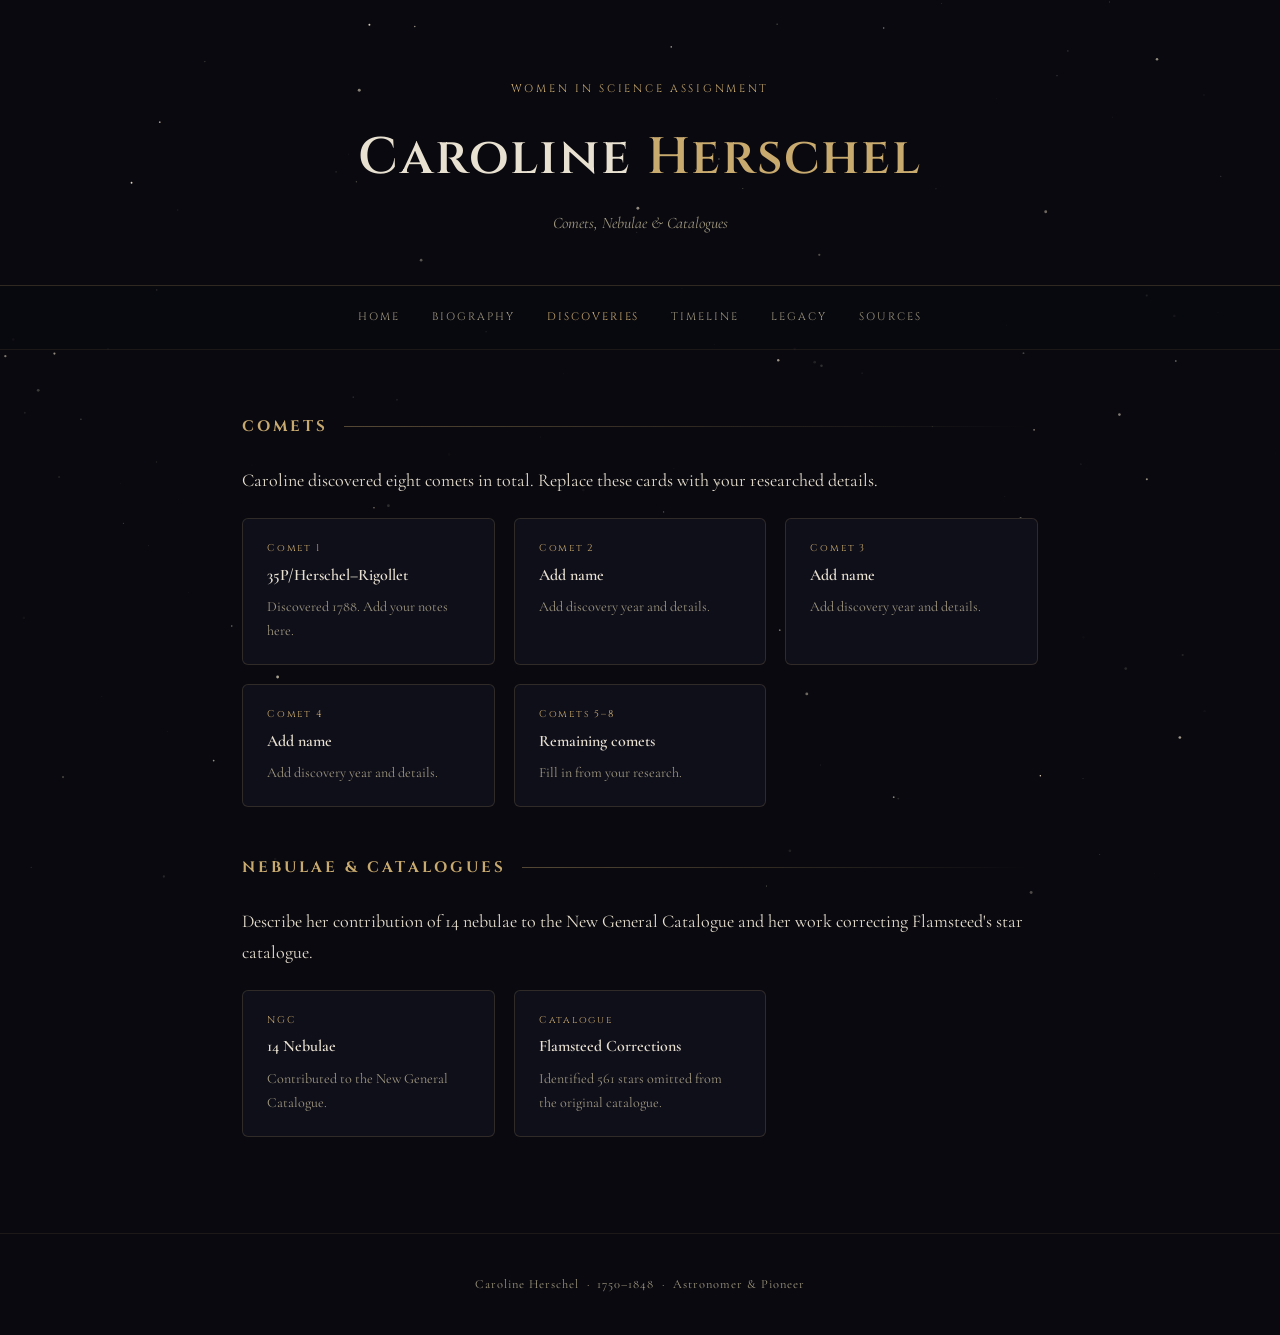
<file: Discoveries.html>
<!DOCTYPE html>
<html lang="en">
<head>
<meta charset="UTF-8"/>
<meta name="viewport" content="width=device-width,initial-scale=1.0"/>
<title>Discoveries — Caroline Herschel</title>
<link href="https://fonts.googleapis.com/css2?family=Cormorant+Garamond:ital,wght@0,300;0,400;0,600;1,300;1,400&family=Cinzel:wght@400;600&display=swap" rel="stylesheet"/>
<style>
*,*::before,*::after{box-sizing:border-box;margin:0;padding:0}
html{background:#09090f}
body{background:#09090f;color:#e8e0d0;font-family:'Cormorant Garamond',Georgia,serif;font-size:18px;line-height:1.7;overflow-x:hidden;min-height:100vh}
canvas#stars{position:fixed;top:0;left:0;width:100%;height:100%;pointer-events:none;z-index:0}
header,nav,main,footer{position:relative;z-index:2}
header{text-align:center;padding:5rem 2rem 3rem;border-bottom:1px solid rgba(200,169,110,.2)}
.label{display:block;font-family:'Cinzel',serif;font-size:.68rem;letter-spacing:.25em;color:#c8a96e;text-transform:uppercase;margin-bottom:1rem}
h1{font-family:'Cinzel',serif;font-size:clamp(2rem,5vw,3.2rem);font-weight:600;letter-spacing:.04em;color:#e8e0d0}
h1 span{color:#c8a96e}
.sub{display:block;color:#a09880;font-style:italic;margin-top:.5rem;font-size:1rem}
nav{display:flex;justify-content:center;flex-wrap:wrap;gap:2rem;padding:1.4rem 2rem;border-bottom:1px solid rgba(200,169,110,.1);background:rgba(9,9,15,.8)}
nav a{font-family:'Cinzel',serif;font-size:.68rem;letter-spacing:.18em;text-transform:uppercase;color:#a09880;text-decoration:none;transition:color .25s}
nav a:hover,nav a.active{color:#c8a96e}
main{max-width:860px;margin:0 auto;padding:4rem 2rem 6rem}
h2{font-family:'Cinzel',serif;font-size:.95rem;letter-spacing:.2em;color:#c8a96e;text-transform:uppercase;margin:3rem 0 1.6rem;display:flex;align-items:center;gap:1rem}
h2:first-child{margin-top:0}
h2::after{content:'';flex:1;height:1px;background:linear-gradient(90deg,rgba(200,169,110,.4),transparent)}
p{margin-bottom:1.1rem;color:#e8e0d0}
blockquote{border-left:3px solid #c8a96e;padding:1.2rem 1.8rem;background:#0f0f1a;border-radius:0 6px 6px 0;margin:2rem 0;font-style:italic;font-size:1.1rem;color:#a09880}
blockquote cite{display:block;margin-top:.5rem;font-size:.78rem;font-style:normal;letter-spacing:.1em;color:#c8a96e}
.grid{display:grid;grid-template-columns:repeat(auto-fill,minmax(210px,1fr));gap:1.2rem;margin-top:1.4rem}
.card{background:#0f0f1a;border:1px solid rgba(200,169,110,.18);border-radius:6px;padding:1.3rem 1.5rem;transition:border-color .3s}
.card:hover{border-color:rgba(200,169,110,.55)}
.card .tag{font-family:'Cinzel',serif;font-size:.62rem;letter-spacing:.18em;color:#c8a96e;display:block}
.card h3{font-size:1rem;font-weight:600;margin:.3rem 0 .4rem;color:#e8e0d0}
.card p{font-size:.88rem;color:#a09880;margin:0}
.tl{border-left:1px solid rgba(200,169,110,.25);padding-left:2rem;margin-top:1rem}
.tl-item{position:relative;margin-bottom:2rem}
.tl-item::before{content:'';position:absolute;left:-2.38rem;top:.55rem;width:7px;height:7px;border-radius:50%;background:#c8a96e;box-shadow:0 0 8px #c8a96e}
.year{font-family:'Cinzel',serif;font-size:.75rem;letter-spacing:.15em;color:#c8a96e;display:block}
.tl-item p{margin:.2rem 0 0;font-size:.95rem;color:#a09880}
.src-list{list-style:none;margin-top:1rem}
.src-list li{padding:.9rem 1.2rem;border-left:2px solid rgba(200,169,110,.2);margin-bottom:.8rem;font-size:.95rem;color:#a09880;transition:border-color .25s,color .25s}
.src-list li:hover{border-color:#c8a96e;color:#e8e0d0}
footer{text-align:center;padding:2.5rem;border-top:1px solid rgba(200,169,110,.1);font-size:.78rem;color:#a09880;letter-spacing:.08em}
</style>
</head>
<body>
<canvas id="stars"></canvas>
<header>
<span class="label">Women in Science Assignment</span>
<h1>Caroline <span>Herschel</span></h1>
<span class="sub">Comets, Nebulae & Catalogues</span>
</header>
<nav><a href="index.html">Home</a><a href="biography.html">Biography</a><a href="discoveries.html"  class="active">Discoveries</a><a href="timeline.html">Timeline</a><a href="legacy.html">Legacy</a><a href="sources.html">Sources</a></nav>
<main>
<h2>Comets</h2>
<p>Caroline discovered eight comets in total. Replace these cards with your researched details.</p>
<div class="grid">
<div class="card"><span class="tag">Comet 1</span><h3>35P/Herschel&ndash;Rigollet</h3><p>Discovered 1788. Add your notes here.</p></div>
<div class="card"><span class="tag">Comet 2</span><h3>Add name</h3><p>Add discovery year and details.</p></div>
<div class="card"><span class="tag">Comet 3</span><h3>Add name</h3><p>Add discovery year and details.</p></div>
<div class="card"><span class="tag">Comet 4</span><h3>Add name</h3><p>Add discovery year and details.</p></div>
<div class="card"><span class="tag">Comets 5&ndash;8</span><h3>Remaining comets</h3><p>Fill in from your research.</p></div>
</div>
<h2>Nebulae &amp; Catalogues</h2>
<p>Describe her contribution of 14 nebulae to the New General Catalogue and her work correcting Flamsteed's star catalogue.</p>
<div class="grid">
<div class="card"><span class="tag">NGC</span><h3>14 Nebulae</h3><p>Contributed to the New General Catalogue.</p></div>
<div class="card"><span class="tag">Catalogue</span><h3>Flamsteed Corrections</h3><p>Identified 561 stars omitted from the original catalogue.</p></div>
</div>
</main>
<footer>Caroline Herschel &nbsp;&middot;&nbsp; 1750&ndash;1848 &nbsp;&middot;&nbsp; Astronomer &amp; Pioneer</footer>
<script>
var c=document.getElementById('stars'),cx=c.getContext('2d'),S=[];
function resize(){c.width=innerWidth;c.height=innerHeight;}
function init(){S=[];for(var i=0;i<180;i++)S.push({x:Math.random()*c.width,y:Math.random()*c.height,r:Math.random()*1.3+.2,a:Math.random()*.9+.1,sp:Math.random()*.004+.001,ph:Math.random()*Math.PI*2});}
function draw(t){cx.clearRect(0,0,c.width,c.height);for(var i=0;i<S.length;i++){var s=S[i],al=s.a*(.4+.6*Math.sin(t*s.sp+s.ph));cx.beginPath();cx.arc(s.x,s.y,s.r,0,Math.PI*2);cx.fillStyle='rgba(232,220,195,'+al+')';cx.fill();}requestAnimationFrame(draw);}
resize();init();requestAnimationFrame(draw);
window.addEventListener('resize',function(){resize();init();});
</script>
</body>
</html>
</file>
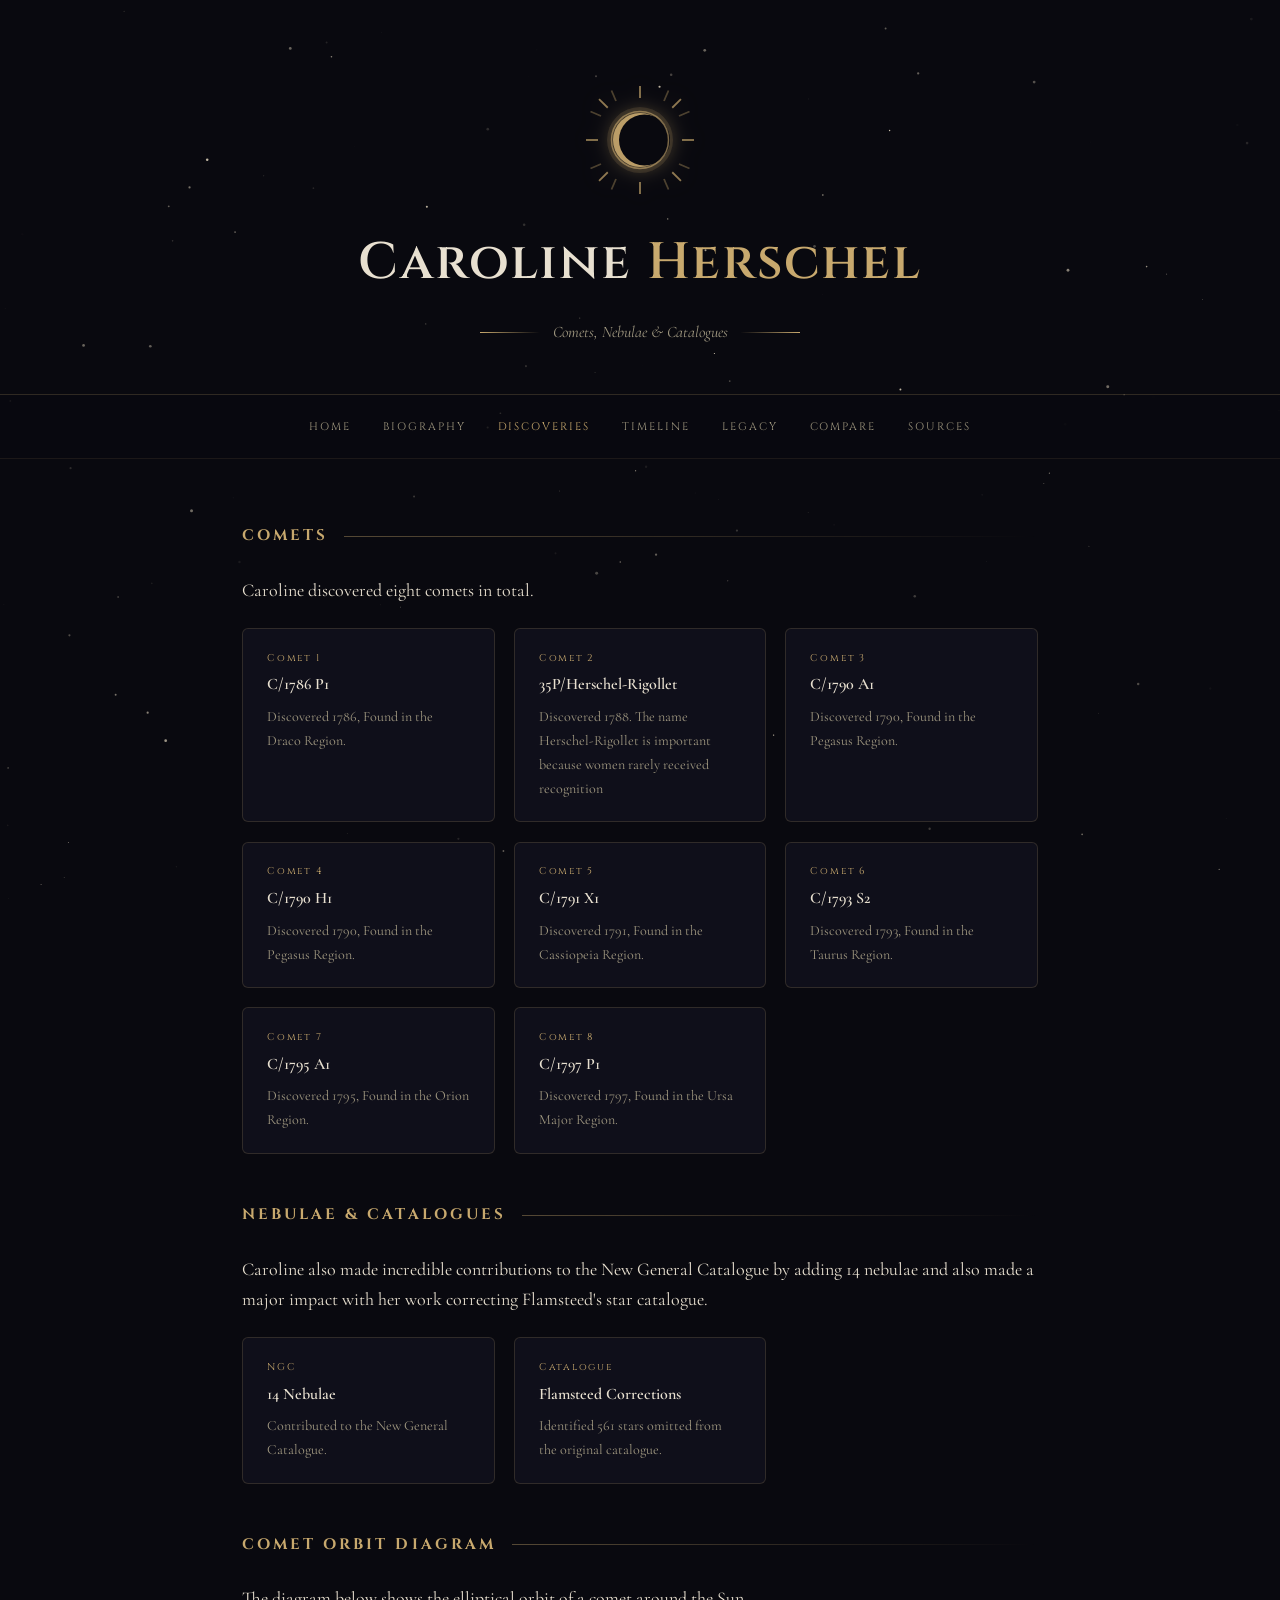
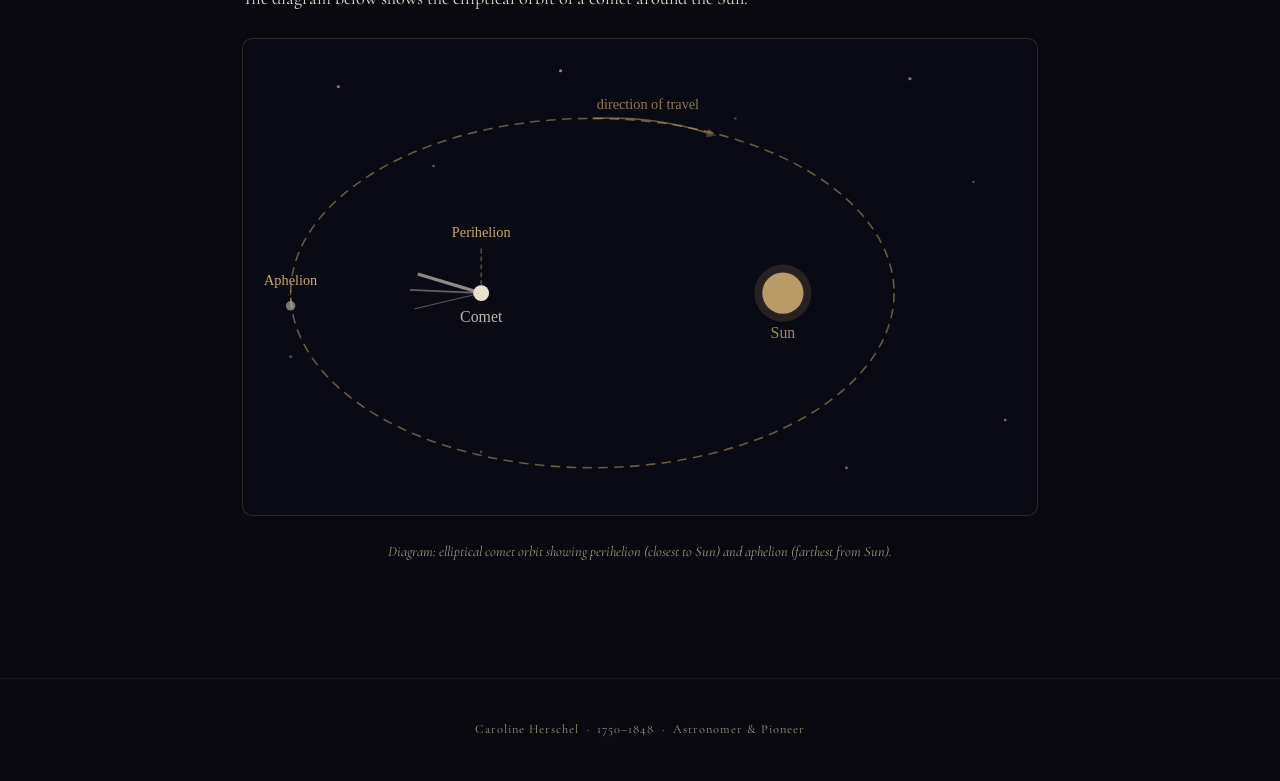
<file: discoveries.html>
<!DOCTYPE html>
<html lang="en">
<head>
<meta charset="UTF-8"/>
<meta name="viewport" content="width=device-width,initial-scale=1.0"/>
<title>Discoveries — Caroline Herschel</title>
<link href="https://fonts.googleapis.com/css2?family=Cormorant+Garamond:ital,wght@0,300;0,400;0,600;1,300;1,400&family=Cinzel:wght@400;600&display=swap" rel="stylesheet"/>
<style>
*,*::before,*::after{box-sizing:border-box;margin:0;padding:0}
html{background:#09090f}
body{background:#09090f;color:#e8e0d0;font-family:'Cormorant Garamond',Georgia,serif;font-size:18px;line-height:1.7;overflow-x:hidden;min-height:100vh}
canvas#stars{position:fixed;top:0;left:0;width:100%;height:100%;pointer-events:none;z-index:0}
header,nav,main,footer{position:relative;z-index:2}
header{text-align:center;padding:5rem 2rem 3rem;border-bottom:1px solid rgba(200,169,110,.2)}
.label{display:block;font-family:'Cinzel',serif;font-size:.68rem;letter-spacing:.25em;color:#c8a96e;text-transform:uppercase;margin-bottom:1rem}
h1{font-family:'Cinzel',serif;font-size:clamp(2rem,5vw,3.2rem);font-weight:600;letter-spacing:.04em;color:#e8e0d0}
h1 span{color:#c8a96e}
.sub{display:flex;align-items:center;justify-content:center;gap:.8rem;color:#a09880;font-style:italic;margin-top:.8rem;font-size:1rem}.comet{display:inline-block;width:60px;height:1px;background:linear-gradient(90deg,transparent,#c8a96e)}.comet.flip{background:linear-gradient(90deg,#c8a96e,transparent)}.eclipse{display:block;margin:0 auto 1.2rem;filter:drop-shadow(0 0 10px rgba(200,169,110,.4))}.comet{display:inline-block;width:60px;height:1px;background:linear-gradient(90deg,transparent,#c8a96e)}.comet.flip{background:linear-gradient(90deg,#c8a96e,transparent)}
nav{display:flex;justify-content:center;flex-wrap:wrap;gap:2rem;padding:1.4rem 2rem;border-bottom:1px solid rgba(200,169,110,.1);background:rgba(9,9,15,.8)}
nav a{font-family:'Cinzel',serif;font-size:.68rem;letter-spacing:.18em;text-transform:uppercase;color:#a09880;text-decoration:none;transition:color .25s}
nav a:hover,nav a.active{color:#c8a96e}
main{max-width:860px;margin:0 auto;padding:4rem 2rem 6rem}
h2{font-family:'Cinzel',serif;font-size:.95rem;letter-spacing:.2em;color:#c8a96e;text-transform:uppercase;margin:3rem 0 1.6rem;display:flex;align-items:center;gap:1rem}
h2:first-child{margin-top:0}
h2::after{content:'';flex:1;height:1px;background:linear-gradient(90deg,rgba(200,169,110,.4),transparent)}
p{margin-bottom:1.1rem;color:#e8e0d0}
blockquote{border-left:3px solid #c8a96e;padding:1.2rem 1.8rem;background:#0f0f1a;border-radius:0 6px 6px 0;margin:2rem 0;font-style:italic;font-size:1.1rem;color:#a09880}
blockquote cite{display:block;margin-top:.5rem;font-size:.78rem;font-style:normal;letter-spacing:.1em;color:#c8a96e}
.grid{display:grid;grid-template-columns:repeat(auto-fill,minmax(210px,1fr));gap:1.2rem;margin-top:1.4rem}
.card{background:#0f0f1a;border:1px solid rgba(200,169,110,.18);border-radius:6px;padding:1.3rem 1.5rem;transition:border-color .3s}
.card:hover{border-color:rgba(200,169,110,.55)}
.card .tag{font-family:'Cinzel',serif;font-size:.62rem;letter-spacing:.18em;color:#c8a96e;display:block}
.card h3{font-size:1rem;font-weight:600;margin:.3rem 0 .4rem;color:#e8e0d0}
.card p{font-size:.88rem;color:#a09880;margin:0}
.tl{border-left:1px solid rgba(200,169,110,.25);padding-left:2rem;margin-top:1rem}
.tl-item{position:relative;margin-bottom:2rem}
.tl-item::before{content:'';position:absolute;left:-2.38rem;top:.55rem;width:7px;height:7px;border-radius:50%;background:#c8a96e;box-shadow:0 0 8px #c8a96e}
.year{font-family:'Cinzel',serif;font-size:.75rem;letter-spacing:.15em;color:#c8a96e;display:block}
.tl-item p{margin:.2rem 0 0;font-size:.95rem;color:#a09880}
.src-list{list-style:none;margin-top:1rem}
.src-list li{padding:.9rem 1.2rem;border-left:2px solid rgba(200,169,110,.2);margin-bottom:.8rem;font-size:.95rem;color:#a09880;transition:border-color .25s,color .25s}
.src-list li:hover{border-color:#c8a96e;color:#e8e0d0}
footer{text-align:center;padding:2.5rem;border-top:1px solid rgba(200,169,110,.1);font-size:.78rem;color:#a09880;letter-spacing:.08em}
</style>
</head>
<body>
<canvas id="stars"></canvas>
<header>
<svg class="eclipse" viewBox="0 0 80 80" xmlns="http://www.w3.org/2000/svg" width="120" height="120" aria-hidden="true">
  <!-- corona rays -->
  <g stroke="#c8a96e" stroke-width="1.2" opacity="0.7">
    <line x1="40" y1="4" x2="40" y2="12"/>
    <line x1="40" y1="68" x2="40" y2="76"/>
    <line x1="4" y1="40" x2="12" y2="40"/>
    <line x1="68" y1="40" x2="76" y2="40"/>
    <line x1="12.7" y1="12.7" x2="18.5" y2="18.5"/>
    <line x1="61.5" y1="61.5" x2="67.3" y2="67.3"/>
    <line x1="67.3" y1="12.7" x2="61.5" y2="18.5"/>
    <line x1="12.7" y1="67.3" x2="18.5" y2="61.5"/>
    <!-- longer diagonal rays -->
    <line x1="21" y1="7"  x2="24" y2="14" opacity="0.5"/>
    <line x1="59" y1="7"  x2="56" y2="14" opacity="0.5"/>
    <line x1="7"  y1="21" x2="14" y2="24" opacity="0.5"/>
    <line x1="7"  y1="59" x2="14" y2="56" opacity="0.5"/>
    <line x1="73" y1="21" x2="66" y2="24" opacity="0.5"/>
    <line x1="73" y1="59" x2="66" y2="56" opacity="0.5"/>
    <line x1="21" y1="73" x2="24" y2="66" opacity="0.5"/>
    <line x1="59" y1="73" x2="56" y2="66" opacity="0.5"/>
  </g>
  <!-- sun glow -->
  <circle cx="40" cy="40" r="22" fill="#c8a96e" opacity="0.15"/>
  <!-- sun -->
  <circle cx="40" cy="40" r="18" fill="#c8a96e" opacity="0.9"/>
  <!-- moon covering sun -->
  <circle cx="43" cy="40" r="17" fill="#09090f"/>
  <!-- corona peek -->
  <circle cx="40" cy="40" r="19" fill="none" stroke="#c8a96e" stroke-width="1" opacity="0.6"/>
</svg>
<h1>Caroline <span>Herschel</span></h1>
<span class="sub"><span class="comet flip"></span>Comets, Nebulae & Catalogues<span class="comet"></span></span>
</header>
<nav><a href="index.html">Home</a><a href="biography.html">Biography</a><a href="discoveries.html"  class="active">Discoveries</a><a href="timeline.html">Timeline</a><a href="legacy.html">Legacy</a><a href="compare.html">Compare</a><a href="sources.html">Sources</a></nav>
<main>
<h2>Comets</h2>
<p>Caroline discovered eight comets in total.</p>
<div class="grid">
<div class="card"><span class="tag">Comet 1</span><h3>C/1786 P1</h3><p>Discovered 1786, Found in the Draco Region.</p></div>
<div class="card"><span class="tag">Comet 2</span><h3>35P/Herschel&dash;Rigollet</h3><p>Discovered 1788. The name Herschel&dash;Rigollet is important because women rarely received recognition</p></div>
<div class="card"><span class="tag">Comet 3</span><h3>C/1790 A1</h3><p>Discovered 1790, Found in the Pegasus Region.</p></div>
<div class="card"><span class="tag">Comet 4</span><h3>C/1790 H1</h3><p>Discovered 1790, Found in the Pegasus Region.</p></div>
<div class="card"><span class="tag">Comet 5</span><h3>C/1791 X1</h3><p>Discovered 1791, Found in the Cassiopeia Region.</p></div>
<div class="card"><span class="tag">Comet 6</span><h3>C/1793 S2</h3><p>Discovered 1793, Found in the Taurus Region.</p></div>
<div class="card"><span class="tag">Comet 7</span><h3>C/1795 A1</h3><p>Discovered 1795, Found in the Orion Region.</p></div>
<div class="card"><span class="tag">Comet 8</span><h3>C/1797 P1</h3><p>Discovered 1797, Found in the Ursa Major Region.</p></div>
</div>
<h2>Nebulae &amp; Catalogues</h2>
<p>Caroline also made incredible contributions to the New General Catalogue by adding 14 nebulae and also made a major impact with her work correcting Flamsteed's star catalogue.</p>
<div class="grid">
<div class="card"><span class="tag">NGC</span><h3>14 Nebulae</h3><p>Contributed to the New General Catalogue.</p></div>
<div class="card"><span class="tag">Catalogue</span><h3>Flamsteed Corrections</h3><p>Identified 561 stars omitted from the original catalogue.</p></div>
</div>

<h2>Comet Orbit Diagram</h2>
<p>The diagram below shows the elliptical orbit of a comet around the Sun. </p>
<svg viewBox="0 0 500 300" xmlns="http://www.w3.org/2000/svg" style="display:block;margin:1.5rem auto;max-width:100%;background:#0a0a14;border-radius:10px;border:1px solid rgba(200,169,110,.2)">
  <!-- stars background -->
  <circle cx="60" cy="30" r="1" fill="#e8e0d0" opacity=".5"/>
  <circle cx="120" cy="80" r=".8" fill="#e8e0d0" opacity=".4"/>
  <circle cx="200" cy="20" r="1" fill="#e8e0d0" opacity=".6"/>
  <circle cx="310" cy="50" r=".8" fill="#e8e0d0" opacity=".3"/>
  <circle cx="420" cy="25" r="1" fill="#e8e0d0" opacity=".5"/>
  <circle cx="460" cy="90" r=".7" fill="#e8e0d0" opacity=".4"/>
  <circle cx="30" cy="200" r="1" fill="#e8e0d0" opacity=".3"/>
  <circle cx="480" cy="240" r=".8" fill="#e8e0d0" opacity=".5"/>
  <circle cx="380" cy="270" r="1" fill="#e8e0d0" opacity=".4"/>
  <circle cx="150" cy="260" r=".8" fill="#e8e0d0" opacity=".3"/>
  <!-- orbit ellipse -->
  <ellipse cx="220" cy="160" rx="190" ry="110" fill="none" stroke="#c8a96e" stroke-width="1" stroke-dasharray="6 4" opacity=".5"/>
  <!-- Sun -->
  <circle cx="340" cy="160" r="18" fill="#c8a96e" opacity=".15"/>
  <circle cx="340" cy="160" r="13" fill="#c8a96e" opacity=".9"/>
  <text x="340" y="188" text-anchor="middle" fill="#c8a96e" font-size="10" font-family="Georgia,serif" opacity=".8">Sun</text>
  <!-- comet at perihelion (closest point) -->
  <circle cx="150" cy="160" r="5" fill="#e8e0d0"/>
  <!-- comet tail -->
  <line x1="150" y1="160" x2="110" y2="148" stroke="#e8e0d0" stroke-width="2" opacity=".6"/>
  <line x1="150" y1="160" x2="105" y2="158" stroke="#e8e0d0" stroke-width="1.2" opacity=".4"/>
  <line x1="150" y1="160" x2="108" y2="170" stroke="#e8e0d0" stroke-width=".8" opacity=".3"/>
  <text x="150" y="178" text-anchor="middle" fill="#e8e0d0" font-size="10" font-family="Georgia,serif" opacity=".8">Comet</text>
  <!-- perihelion label -->
  <line x1="150" y1="155" x2="150" y2="130" stroke="#c8a96e" stroke-width=".8" stroke-dasharray="3 2" opacity=".5"/>
  <text x="150" y="125" text-anchor="middle" fill="#c8a96e" font-size="9" font-family="Georgia,serif">Perihelion</text>
  <!-- aphelion label -->
  <text x="30" y="155" text-anchor="middle" fill="#c8a96e" font-size="9" font-family="Georgia,serif">Aphelion</text>
  <line x1="30" y1="158" x2="30" y2="165" stroke="#c8a96e" stroke-width=".8" stroke-dasharray="3 2" opacity=".5"/>
  <circle cx="30" cy="168" r="3" fill="#e8e0d0" opacity=".5"/>
  <!-- direction arrow -->
  <path d="M220 50 Q260 48 295 60" fill="none" stroke="#c8a96e" stroke-width="1" opacity=".5" marker-end="url(#arrow)"/>
  <defs>
    <marker id="arrow" markerWidth="6" markerHeight="6" refX="3" refY="3" orient="auto">
      <path d="M0,0 L6,3 L0,6 Z" fill="#c8a96e" opacity=".6"/>
    </marker>
  </defs>
  <text x="255" y="44" text-anchor="middle" fill="#c8a96e" font-size="9" font-family="Georgia,serif" opacity=".7">direction of travel</text>
</svg>
<p style="color:#a09880;font-size:.9rem;text-align:center;font-style:italic;">Diagram: elliptical comet orbit showing perihelion (closest to Sun) and aphelion (farthest from Sun).</p>
</main>
<footer>Caroline Herschel &nbsp;&middot;&nbsp; 1750&ndash;1848 &nbsp;&middot;&nbsp; Astronomer &amp; Pioneer</footer>
<script>
var c=document.getElementById('stars'),cx=c.getContext('2d'),S=[];
function resize(){c.width=innerWidth;c.height=innerHeight;}
function init(){S=[];for(var i=0;i<180;i++)S.push({x:Math.random()*c.width,y:Math.random()*c.height,r:Math.random()*1.3+.2,a:Math.random()*.9+.1,sp:Math.random()*.004+.001,ph:Math.random()*Math.PI*2});}
function draw(t){cx.clearRect(0,0,c.width,c.height);for(var i=0;i<S.length;i++){var s=S[i],al=s.a*(.4+.6*Math.sin(t*s.sp+s.ph));cx.beginPath();cx.arc(s.x,s.y,s.r,0,Math.PI*2);cx.fillStyle='rgba(232,220,195,'+al+')';cx.fill();}requestAnimationFrame(draw);}
resize();init();requestAnimationFrame(draw);
window.addEventListener('resize',function(){resize();init();});
</script>
</body>
</html>
</file>
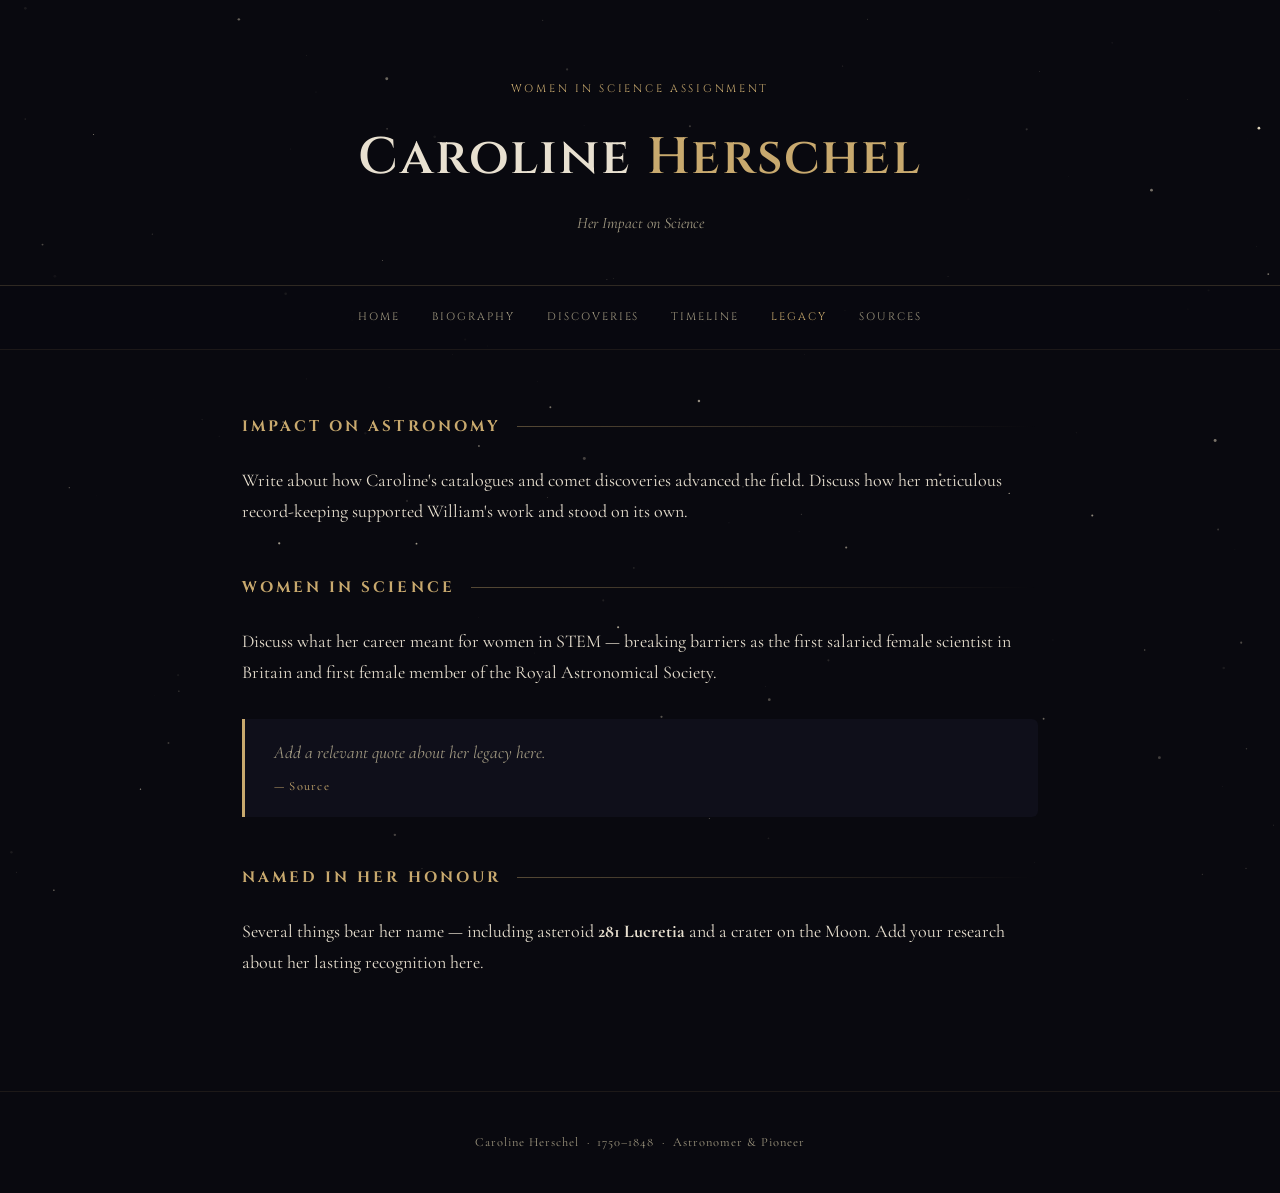
<file: Legacy.html>
<!DOCTYPE html>
<html lang="en">
<head>
<meta charset="UTF-8"/>
<meta name="viewport" content="width=device-width,initial-scale=1.0"/>
<title>Legacy — Caroline Herschel</title>
<link href="https://fonts.googleapis.com/css2?family=Cormorant+Garamond:ital,wght@0,300;0,400;0,600;1,300;1,400&family=Cinzel:wght@400;600&display=swap" rel="stylesheet"/>
<style>
*,*::before,*::after{box-sizing:border-box;margin:0;padding:0}
html{background:#09090f}
body{background:#09090f;color:#e8e0d0;font-family:'Cormorant Garamond',Georgia,serif;font-size:18px;line-height:1.7;overflow-x:hidden;min-height:100vh}
canvas#stars{position:fixed;top:0;left:0;width:100%;height:100%;pointer-events:none;z-index:0}
header,nav,main,footer{position:relative;z-index:2}
header{text-align:center;padding:5rem 2rem 3rem;border-bottom:1px solid rgba(200,169,110,.2)}
.label{display:block;font-family:'Cinzel',serif;font-size:.68rem;letter-spacing:.25em;color:#c8a96e;text-transform:uppercase;margin-bottom:1rem}
h1{font-family:'Cinzel',serif;font-size:clamp(2rem,5vw,3.2rem);font-weight:600;letter-spacing:.04em;color:#e8e0d0}
h1 span{color:#c8a96e}
.sub{display:block;color:#a09880;font-style:italic;margin-top:.5rem;font-size:1rem}
nav{display:flex;justify-content:center;flex-wrap:wrap;gap:2rem;padding:1.4rem 2rem;border-bottom:1px solid rgba(200,169,110,.1);background:rgba(9,9,15,.8)}
nav a{font-family:'Cinzel',serif;font-size:.68rem;letter-spacing:.18em;text-transform:uppercase;color:#a09880;text-decoration:none;transition:color .25s}
nav a:hover,nav a.active{color:#c8a96e}
main{max-width:860px;margin:0 auto;padding:4rem 2rem 6rem}
h2{font-family:'Cinzel',serif;font-size:.95rem;letter-spacing:.2em;color:#c8a96e;text-transform:uppercase;margin:3rem 0 1.6rem;display:flex;align-items:center;gap:1rem}
h2:first-child{margin-top:0}
h2::after{content:'';flex:1;height:1px;background:linear-gradient(90deg,rgba(200,169,110,.4),transparent)}
p{margin-bottom:1.1rem;color:#e8e0d0}
blockquote{border-left:3px solid #c8a96e;padding:1.2rem 1.8rem;background:#0f0f1a;border-radius:0 6px 6px 0;margin:2rem 0;font-style:italic;font-size:1.1rem;color:#a09880}
blockquote cite{display:block;margin-top:.5rem;font-size:.78rem;font-style:normal;letter-spacing:.1em;color:#c8a96e}
.grid{display:grid;grid-template-columns:repeat(auto-fill,minmax(210px,1fr));gap:1.2rem;margin-top:1.4rem}
.card{background:#0f0f1a;border:1px solid rgba(200,169,110,.18);border-radius:6px;padding:1.3rem 1.5rem;transition:border-color .3s}
.card:hover{border-color:rgba(200,169,110,.55)}
.card .tag{font-family:'Cinzel',serif;font-size:.62rem;letter-spacing:.18em;color:#c8a96e;display:block}
.card h3{font-size:1rem;font-weight:600;margin:.3rem 0 .4rem;color:#e8e0d0}
.card p{font-size:.88rem;color:#a09880;margin:0}
.tl{border-left:1px solid rgba(200,169,110,.25);padding-left:2rem;margin-top:1rem}
.tl-item{position:relative;margin-bottom:2rem}
.tl-item::before{content:'';position:absolute;left:-2.38rem;top:.55rem;width:7px;height:7px;border-radius:50%;background:#c8a96e;box-shadow:0 0 8px #c8a96e}
.year{font-family:'Cinzel',serif;font-size:.75rem;letter-spacing:.15em;color:#c8a96e;display:block}
.tl-item p{margin:.2rem 0 0;font-size:.95rem;color:#a09880}
.src-list{list-style:none;margin-top:1rem}
.src-list li{padding:.9rem 1.2rem;border-left:2px solid rgba(200,169,110,.2);margin-bottom:.8rem;font-size:.95rem;color:#a09880;transition:border-color .25s,color .25s}
.src-list li:hover{border-color:#c8a96e;color:#e8e0d0}
footer{text-align:center;padding:2.5rem;border-top:1px solid rgba(200,169,110,.1);font-size:.78rem;color:#a09880;letter-spacing:.08em}
</style>
</head>
<body>
<canvas id="stars"></canvas>
<header>
<span class="label">Women in Science Assignment</span>
<h1>Caroline <span>Herschel</span></h1>
<span class="sub">Her Impact on Science</span>
</header>
<nav><a href="index.html">Home</a><a href="biography.html">Biography</a><a href="discoveries.html">Discoveries</a><a href="timeline.html">Timeline</a><a href="legacy.html"  class="active">Legacy</a><a href="sources.html">Sources</a></nav>
<main>
<h2>Impact on Astronomy</h2>
<p>Write about how Caroline's catalogues and comet discoveries advanced the field. Discuss how her meticulous record-keeping supported William's work and stood on its own.</p>
<h2>Women in Science</h2>
<p>Discuss what her career meant for women in STEM &mdash; breaking barriers as the first salaried female scientist in Britain and first female member of the Royal Astronomical Society.</p>
<blockquote>Add a relevant quote about her legacy here.<cite>&mdash; Source</cite></blockquote>
<h2>Named in Her Honour</h2>
<p>Several things bear her name &mdash; including asteroid <strong>281 Lucretia</strong> and a crater on the Moon. Add your research about her lasting recognition here.</p>
</main>
<footer>Caroline Herschel &nbsp;&middot;&nbsp; 1750&ndash;1848 &nbsp;&middot;&nbsp; Astronomer &amp; Pioneer</footer>
<script>
var c=document.getElementById('stars'),cx=c.getContext('2d'),S=[];
function resize(){c.width=innerWidth;c.height=innerHeight;}
function init(){S=[];for(var i=0;i<180;i++)S.push({x:Math.random()*c.width,y:Math.random()*c.height,r:Math.random()*1.3+.2,a:Math.random()*.9+.1,sp:Math.random()*.004+.001,ph:Math.random()*Math.PI*2});}
function draw(t){cx.clearRect(0,0,c.width,c.height);for(var i=0;i<S.length;i++){var s=S[i],al=s.a*(.4+.6*Math.sin(t*s.sp+s.ph));cx.beginPath();cx.arc(s.x,s.y,s.r,0,Math.PI*2);cx.fillStyle='rgba(232,220,195,'+al+')';cx.fill();}requestAnimationFrame(draw);}
resize();init();requestAnimationFrame(draw);
window.addEventListener('resize',function(){resize();init();});
</script>
</body>
</html>
</file>
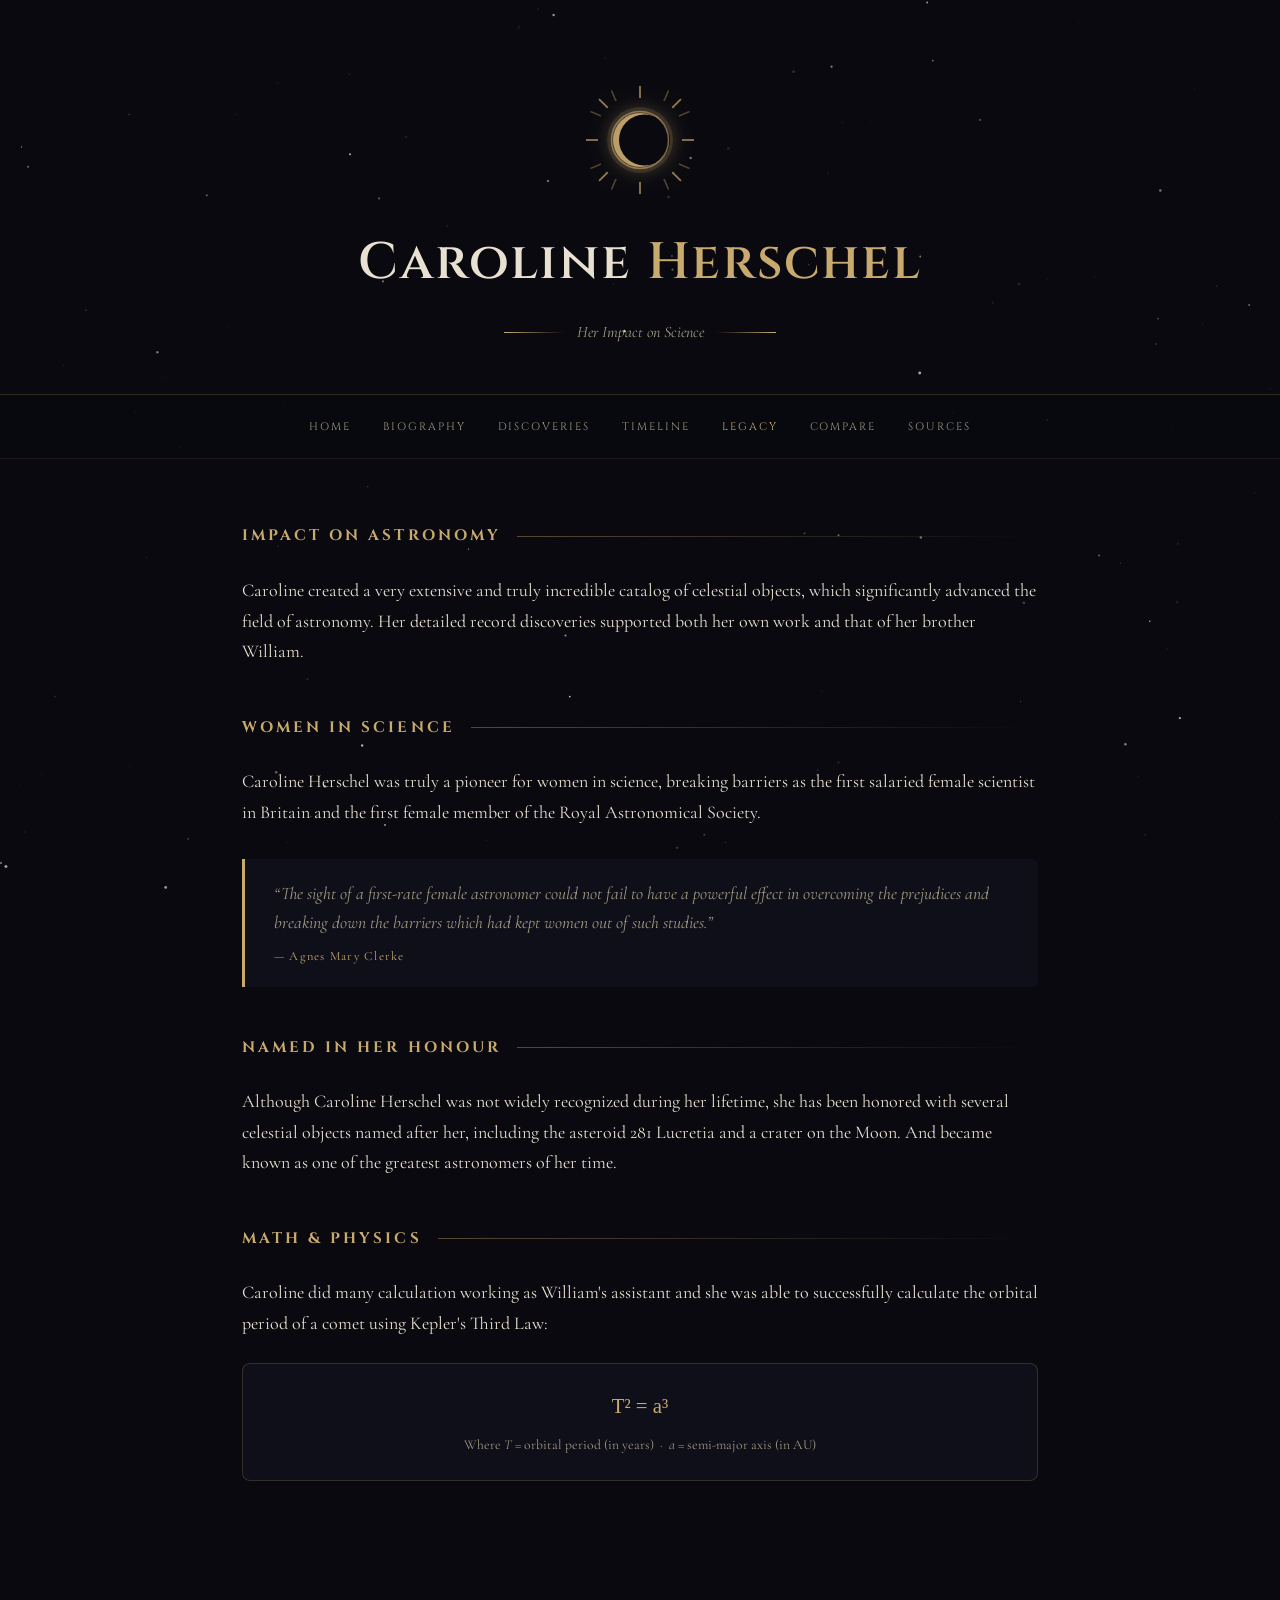
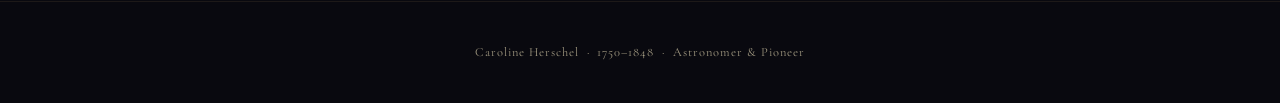
<file: legacy.html>
<!DOCTYPE html>
<html lang="en">
<head>
<meta charset="UTF-8"/>
<meta name="viewport" content="width=device-width,initial-scale=1.0"/>
<title>Legacy — Caroline Herschel</title>
<link href="https://fonts.googleapis.com/css2?family=Cormorant+Garamond:ital,wght@0,300;0,400;0,600;1,300;1,400&family=Cinzel:wght@400;600&display=swap" rel="stylesheet"/>
<style>
*,*::before,*::after{box-sizing:border-box;margin:0;padding:0}
html{background:#09090f}
body{background:#09090f;color:#e8e0d0;font-family:'Cormorant Garamond',Georgia,serif;font-size:18px;line-height:1.7;overflow-x:hidden;min-height:100vh}
canvas#stars{position:fixed;top:0;left:0;width:100%;height:100%;pointer-events:none;z-index:0}
header,nav,main,footer{position:relative;z-index:2}
header{text-align:center;padding:5rem 2rem 3rem;border-bottom:1px solid rgba(200,169,110,.2)}
.label{display:block;font-family:'Cinzel',serif;font-size:.68rem;letter-spacing:.25em;color:#c8a96e;text-transform:uppercase;margin-bottom:1rem}
h1{font-family:'Cinzel',serif;font-size:clamp(2rem,5vw,3.2rem);font-weight:600;letter-spacing:.04em;color:#e8e0d0}
h1 span{color:#c8a96e}
.sub{display:flex;align-items:center;justify-content:center;gap:.8rem;color:#a09880;font-style:italic;margin-top:.8rem;font-size:1rem}.comet{display:inline-block;width:60px;height:1px;background:linear-gradient(90deg,transparent,#c8a96e)}.comet.flip{background:linear-gradient(90deg,#c8a96e,transparent)}.eclipse{display:block;margin:0 auto 1.2rem;filter:drop-shadow(0 0 10px rgba(200,169,110,.4))}.comet{display:inline-block;width:60px;height:1px;background:linear-gradient(90deg,transparent,#c8a96e)}.comet.flip{background:linear-gradient(90deg,#c8a96e,transparent)}
nav{display:flex;justify-content:center;flex-wrap:wrap;gap:2rem;padding:1.4rem 2rem;border-bottom:1px solid rgba(200,169,110,.1);background:rgba(9,9,15,.8)}
nav a{font-family:'Cinzel',serif;font-size:.68rem;letter-spacing:.18em;text-transform:uppercase;color:#a09880;text-decoration:none;transition:color .25s}
nav a:hover,nav a.active{color:#c8a96e}
main{max-width:860px;margin:0 auto;padding:4rem 2rem 6rem}
h2{font-family:'Cinzel',serif;font-size:.95rem;letter-spacing:.2em;color:#c8a96e;text-transform:uppercase;margin:3rem 0 1.6rem;display:flex;align-items:center;gap:1rem}
h2:first-child{margin-top:0}
h2::after{content:'';flex:1;height:1px;background:linear-gradient(90deg,rgba(200,169,110,.4),transparent)}
p{margin-bottom:1.1rem;color:#e8e0d0}
blockquote{border-left:3px solid #c8a96e;padding:1.2rem 1.8rem;background:#0f0f1a;border-radius:0 6px 6px 0;margin:2rem 0;font-style:italic;font-size:1.1rem;color:#a09880}
blockquote cite{display:block;margin-top:.5rem;font-size:.78rem;font-style:normal;letter-spacing:.1em;color:#c8a96e}
.grid{display:grid;grid-template-columns:repeat(auto-fill,minmax(210px,1fr));gap:1.2rem;margin-top:1.4rem}
.card{background:#0f0f1a;border:1px solid rgba(200,169,110,.18);border-radius:6px;padding:1.3rem 1.5rem;transition:border-color .3s}
.card:hover{border-color:rgba(200,169,110,.55)}
.card .tag{font-family:'Cinzel',serif;font-size:.62rem;letter-spacing:.18em;color:#c8a96e;display:block}
.card h3{font-size:1rem;font-weight:600;margin:.3rem 0 .4rem;color:#e8e0d0}
.card p{font-size:.88rem;color:#a09880;margin:0}
.tl{border-left:1px solid rgba(200,169,110,.25);padding-left:2rem;margin-top:1rem}
.tl-item{position:relative;margin-bottom:2rem}
.tl-item::before{content:'';position:absolute;left:-2.38rem;top:.55rem;width:7px;height:7px;border-radius:50%;background:#c8a96e;box-shadow:0 0 8px #c8a96e}
.year{font-family:'Cinzel',serif;font-size:.75rem;letter-spacing:.15em;color:#c8a96e;display:block}
.tl-item p{margin:.2rem 0 0;font-size:.95rem;color:#a09880}
.src-list{list-style:none;margin-top:1rem}
.src-list li{padding:.9rem 1.2rem;border-left:2px solid rgba(200,169,110,.2);margin-bottom:.8rem;font-size:.95rem;color:#a09880;transition:border-color .25s,color .25s}
.src-list li:hover{border-color:#c8a96e;color:#e8e0d0}
footer{text-align:center;padding:2.5rem;border-top:1px solid rgba(200,169,110,.1);font-size:.78rem;color:#a09880;letter-spacing:.08em}
</style>
</head>
<body>
<canvas id="stars"></canvas>
<header>
<svg class="eclipse" viewBox="0 0 80 80" xmlns="http://www.w3.org/2000/svg" width="120" height="120" aria-hidden="true">
  <!-- corona rays -->
  <g stroke="#c8a96e" stroke-width="1.2" opacity="0.7">
    <line x1="40" y1="4" x2="40" y2="12"/>
    <line x1="40" y1="68" x2="40" y2="76"/>
    <line x1="4" y1="40" x2="12" y2="40"/>
    <line x1="68" y1="40" x2="76" y2="40"/>
    <line x1="12.7" y1="12.7" x2="18.5" y2="18.5"/>
    <line x1="61.5" y1="61.5" x2="67.3" y2="67.3"/>
    <line x1="67.3" y1="12.7" x2="61.5" y2="18.5"/>
    <line x1="12.7" y1="67.3" x2="18.5" y2="61.5"/>
    <!-- longer diagonal rays -->
    <line x1="21" y1="7"  x2="24" y2="14" opacity="0.5"/>
    <line x1="59" y1="7"  x2="56" y2="14" opacity="0.5"/>
    <line x1="7"  y1="21" x2="14" y2="24" opacity="0.5"/>
    <line x1="7"  y1="59" x2="14" y2="56" opacity="0.5"/>
    <line x1="73" y1="21" x2="66" y2="24" opacity="0.5"/>
    <line x1="73" y1="59" x2="66" y2="56" opacity="0.5"/>
    <line x1="21" y1="73" x2="24" y2="66" opacity="0.5"/>
    <line x1="59" y1="73" x2="56" y2="66" opacity="0.5"/>
  </g>
  <!-- sun glow -->
  <circle cx="40" cy="40" r="22" fill="#c8a96e" opacity="0.15"/>
  <!-- sun -->
  <circle cx="40" cy="40" r="18" fill="#c8a96e" opacity="0.9"/>
  <!-- moon covering sun -->
  <circle cx="43" cy="40" r="17" fill="#09090f"/>
  <!-- corona peek -->
  <circle cx="40" cy="40" r="19" fill="none" stroke="#c8a96e" stroke-width="1" opacity="0.6"/>
</svg>
<h1>Caroline <span>Herschel</span></h1>
<span class="sub"><span class="comet flip"></span>Her Impact on Science<span class="comet"></span></span>
</header>
<nav><a href="index.html">Home</a><a href="biography.html">Biography</a><a href="discoveries.html">Discoveries</a><a href="timeline.html">Timeline</a><a href="legacy.html"  class="active">Legacy</a><a href="compare.html">Compare</a><a href="sources.html">Sources</a></nav>
<main>
<h2>Impact on Astronomy</h2>
<p>Caroline created a very extensive and truly incredible catalog of celestial objects, which significantly advanced the field of astronomy. Her detailed record discoveries supported both her own work and that of her brother William.</p>
<h2>Women in Science</h2>
<p>Caroline Herschel was truly a pioneer for women in science, breaking barriers as the first salaried female scientist in Britain and the first female member of the Royal Astronomical Society.</p>
<blockquote>“The sight of a first-rate female astronomer could not fail to have a powerful effect in overcoming the prejudices and breaking down the barriers which had kept women out of such studies.”<cite>&mdash; Agnes Mary Clerke</cite></blockquote>
<h2>Named in Her Honour</h2>
<p>Although Caroline Herschel was not widely recognized during her lifetime, she has been honored with several celestial objects named after her, including the asteroid 281 Lucretia and a crater on the Moon. And became known as one of the greatest astronomers of her time.</p>

<h2>Math &amp; Physics</h2>
<p>Caroline did many calculation working as William's assistant and she was able to successfully calculate the orbital period of a comet using Kepler's Third Law:</p>
<div style="background:#0f0f1a;border:1px solid rgba(200,169,110,.2);border-radius:8px;padding:1.5rem 2rem;margin:1.5rem 0;text-align:center;">
  <p style="font-family:Georgia,serif;font-size:1.3rem;color:#c8a96e;margin:0;">T&sup2; = a&sup3;</p>
  <p style="font-size:.85rem;color:#a09880;margin:.6rem 0 0;">Where <em>T</em> = orbital period (in years) &nbsp;&middot;&nbsp; <em>a</em> = semi-major axis (in AU)</p>
</div>
</main>
<footer>Caroline Herschel &nbsp;&middot;&nbsp; 1750&ndash;1848 &nbsp;&middot;&nbsp; Astronomer &amp; Pioneer</footer>
<script>
var c=document.getElementById('stars'),cx=c.getContext('2d'),S=[];
function resize(){c.width=innerWidth;c.height=innerHeight;}
function init(){S=[];for(var i=0;i<180;i++)S.push({x:Math.random()*c.width,y:Math.random()*c.height,r:Math.random()*1.3+.2,a:Math.random()*.9+.1,sp:Math.random()*.004+.001,ph:Math.random()*Math.PI*2});}
function draw(t){cx.clearRect(0,0,c.width,c.height);for(var i=0;i<S.length;i++){var s=S[i],al=s.a*(.4+.6*Math.sin(t*s.sp+s.ph));cx.beginPath();cx.arc(s.x,s.y,s.r,0,Math.PI*2);cx.fillStyle='rgba(232,220,195,'+al+')';cx.fill();}requestAnimationFrame(draw);}
resize();init();requestAnimationFrame(draw);
window.addEventListener('resize',function(){resize();init();});
</script>
</body>
</html>
</file>
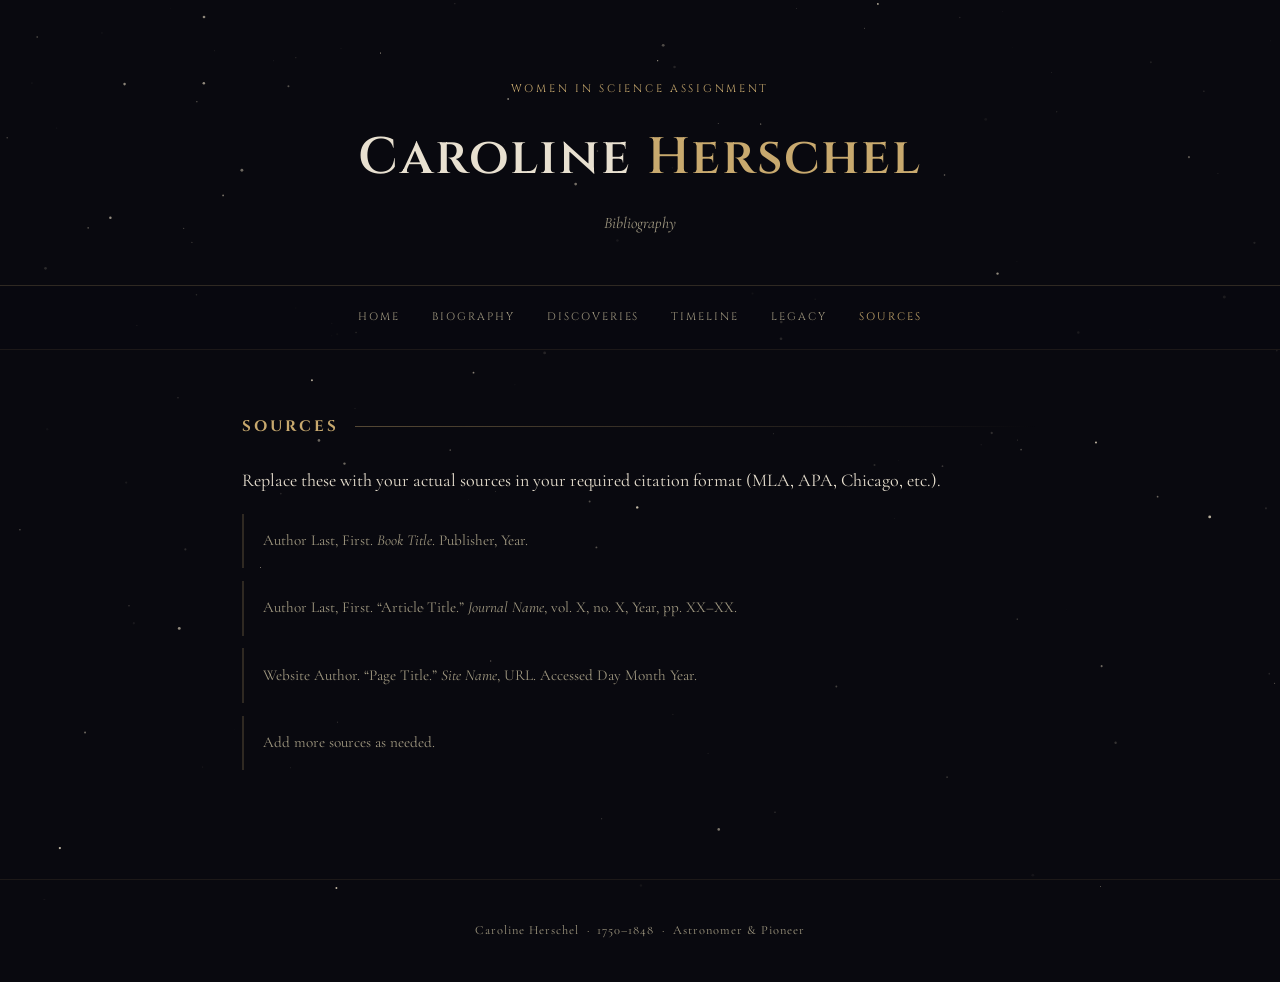
<file: Sources.html>
<!DOCTYPE html>
<html lang="en">
<head>
<meta charset="UTF-8"/>
<meta name="viewport" content="width=device-width,initial-scale=1.0"/>
<title>Sources — Caroline Herschel</title>
<link href="https://fonts.googleapis.com/css2?family=Cormorant+Garamond:ital,wght@0,300;0,400;0,600;1,300;1,400&family=Cinzel:wght@400;600&display=swap" rel="stylesheet"/>
<style>
*,*::before,*::after{box-sizing:border-box;margin:0;padding:0}
html{background:#09090f}
body{background:#09090f;color:#e8e0d0;font-family:'Cormorant Garamond',Georgia,serif;font-size:18px;line-height:1.7;overflow-x:hidden;min-height:100vh}
canvas#stars{position:fixed;top:0;left:0;width:100%;height:100%;pointer-events:none;z-index:0}
header,nav,main,footer{position:relative;z-index:2}
header{text-align:center;padding:5rem 2rem 3rem;border-bottom:1px solid rgba(200,169,110,.2)}
.label{display:block;font-family:'Cinzel',serif;font-size:.68rem;letter-spacing:.25em;color:#c8a96e;text-transform:uppercase;margin-bottom:1rem}
h1{font-family:'Cinzel',serif;font-size:clamp(2rem,5vw,3.2rem);font-weight:600;letter-spacing:.04em;color:#e8e0d0}
h1 span{color:#c8a96e}
.sub{display:block;color:#a09880;font-style:italic;margin-top:.5rem;font-size:1rem}
nav{display:flex;justify-content:center;flex-wrap:wrap;gap:2rem;padding:1.4rem 2rem;border-bottom:1px solid rgba(200,169,110,.1);background:rgba(9,9,15,.8)}
nav a{font-family:'Cinzel',serif;font-size:.68rem;letter-spacing:.18em;text-transform:uppercase;color:#a09880;text-decoration:none;transition:color .25s}
nav a:hover,nav a.active{color:#c8a96e}
main{max-width:860px;margin:0 auto;padding:4rem 2rem 6rem}
h2{font-family:'Cinzel',serif;font-size:.95rem;letter-spacing:.2em;color:#c8a96e;text-transform:uppercase;margin:3rem 0 1.6rem;display:flex;align-items:center;gap:1rem}
h2:first-child{margin-top:0}
h2::after{content:'';flex:1;height:1px;background:linear-gradient(90deg,rgba(200,169,110,.4),transparent)}
p{margin-bottom:1.1rem;color:#e8e0d0}
blockquote{border-left:3px solid #c8a96e;padding:1.2rem 1.8rem;background:#0f0f1a;border-radius:0 6px 6px 0;margin:2rem 0;font-style:italic;font-size:1.1rem;color:#a09880}
blockquote cite{display:block;margin-top:.5rem;font-size:.78rem;font-style:normal;letter-spacing:.1em;color:#c8a96e}
.grid{display:grid;grid-template-columns:repeat(auto-fill,minmax(210px,1fr));gap:1.2rem;margin-top:1.4rem}
.card{background:#0f0f1a;border:1px solid rgba(200,169,110,.18);border-radius:6px;padding:1.3rem 1.5rem;transition:border-color .3s}
.card:hover{border-color:rgba(200,169,110,.55)}
.card .tag{font-family:'Cinzel',serif;font-size:.62rem;letter-spacing:.18em;color:#c8a96e;display:block}
.card h3{font-size:1rem;font-weight:600;margin:.3rem 0 .4rem;color:#e8e0d0}
.card p{font-size:.88rem;color:#a09880;margin:0}
.tl{border-left:1px solid rgba(200,169,110,.25);padding-left:2rem;margin-top:1rem}
.tl-item{position:relative;margin-bottom:2rem}
.tl-item::before{content:'';position:absolute;left:-2.38rem;top:.55rem;width:7px;height:7px;border-radius:50%;background:#c8a96e;box-shadow:0 0 8px #c8a96e}
.year{font-family:'Cinzel',serif;font-size:.75rem;letter-spacing:.15em;color:#c8a96e;display:block}
.tl-item p{margin:.2rem 0 0;font-size:.95rem;color:#a09880}
.src-list{list-style:none;margin-top:1rem}
.src-list li{padding:.9rem 1.2rem;border-left:2px solid rgba(200,169,110,.2);margin-bottom:.8rem;font-size:.95rem;color:#a09880;transition:border-color .25s,color .25s}
.src-list li:hover{border-color:#c8a96e;color:#e8e0d0}
footer{text-align:center;padding:2.5rem;border-top:1px solid rgba(200,169,110,.1);font-size:.78rem;color:#a09880;letter-spacing:.08em}
</style>
</head>
<body>
<canvas id="stars"></canvas>
<header>
<span class="label">Women in Science Assignment</span>
<h1>Caroline <span>Herschel</span></h1>
<span class="sub">Bibliography</span>
</header>
<nav><a href="index.html">Home</a><a href="biography.html">Biography</a><a href="discoveries.html">Discoveries</a><a href="timeline.html">Timeline</a><a href="legacy.html">Legacy</a><a href="sources.html"  class="active">Sources</a></nav>
<main>
<h2>Sources</h2>
<p>Replace these with your actual sources in your required citation format (MLA, APA, Chicago, etc.).</p>
<ul class="src-list">
<li>Author Last, First. <em>Book Title</em>. Publisher, Year.</li>
<li>Author Last, First. &ldquo;Article Title.&rdquo; <em>Journal Name</em>, vol. X, no. X, Year, pp. XX&ndash;XX.</li>
<li>Website Author. &ldquo;Page Title.&rdquo; <em>Site Name</em>, URL. Accessed Day Month Year.</li>
<li>Add more sources as needed.</li>
</ul>
</main>
<footer>Caroline Herschel &nbsp;&middot;&nbsp; 1750&ndash;1848 &nbsp;&middot;&nbsp; Astronomer &amp; Pioneer</footer>
<script>
var c=document.getElementById('stars'),cx=c.getContext('2d'),S=[];
function resize(){c.width=innerWidth;c.height=innerHeight;}
function init(){S=[];for(var i=0;i<180;i++)S.push({x:Math.random()*c.width,y:Math.random()*c.height,r:Math.random()*1.3+.2,a:Math.random()*.9+.1,sp:Math.random()*.004+.001,ph:Math.random()*Math.PI*2});}
function draw(t){cx.clearRect(0,0,c.width,c.height);for(var i=0;i<S.length;i++){var s=S[i],al=s.a*(.4+.6*Math.sin(t*s.sp+s.ph));cx.beginPath();cx.arc(s.x,s.y,s.r,0,Math.PI*2);cx.fillStyle='rgba(232,220,195,'+al+')';cx.fill();}requestAnimationFrame(draw);}
resize();init();requestAnimationFrame(draw);
window.addEventListener('resize',function(){resize();init();});
</script>
</body>
</html>
</file>
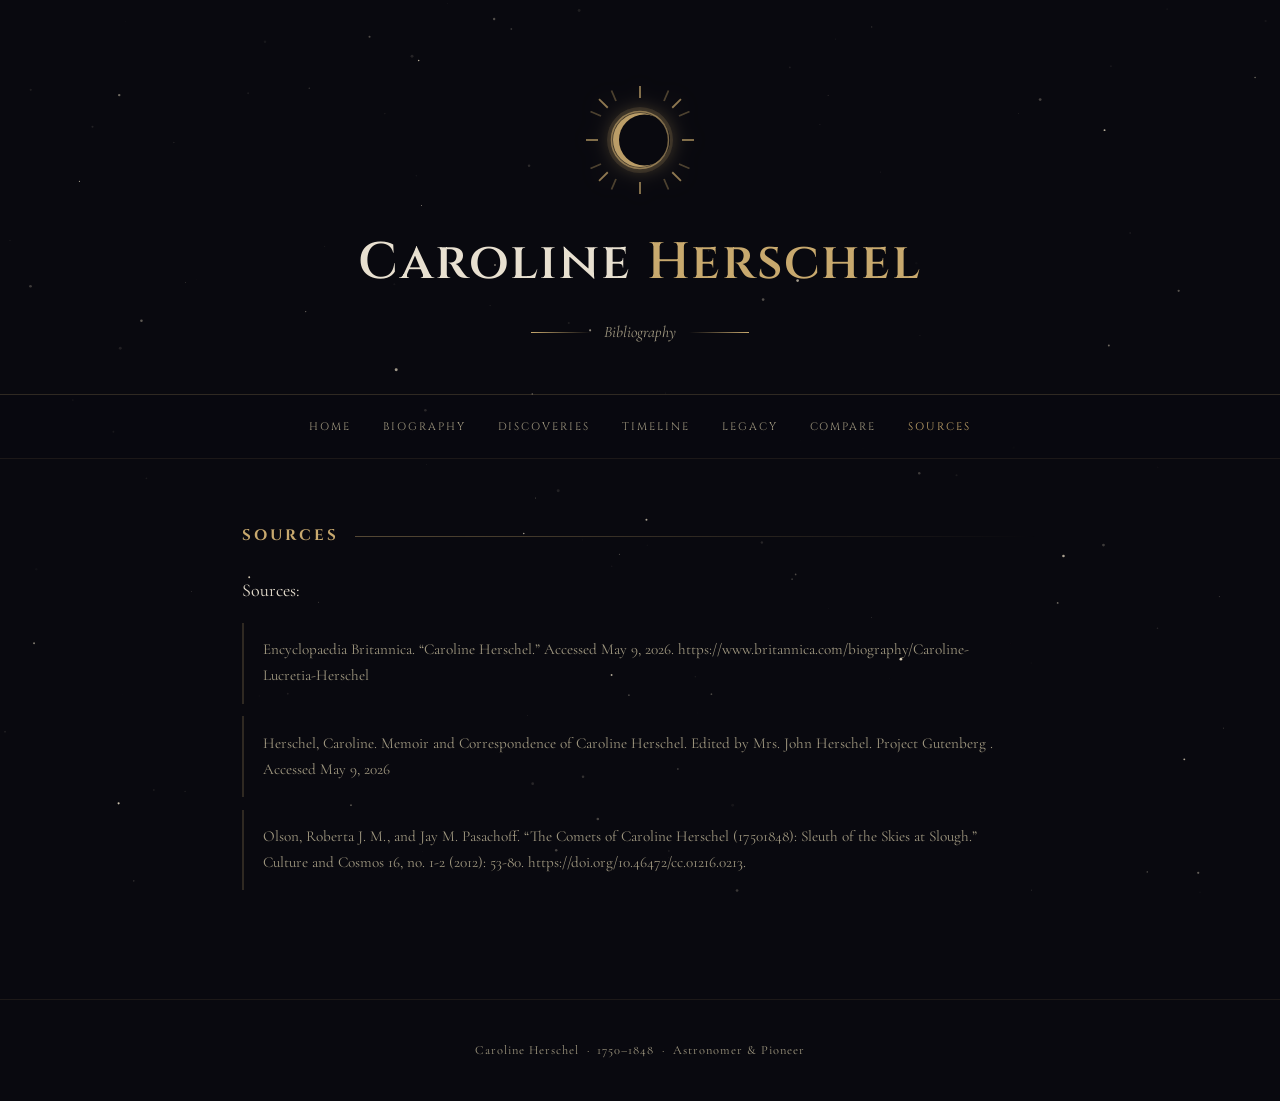
<file: sources.html>
<!DOCTYPE html>
<html lang="en">
<head>
<meta charset="UTF-8"/>
<meta name="viewport" content="width=device-width,initial-scale=1.0"/>
<title>Sources — Caroline Herschel</title>
<link href="https://fonts.googleapis.com/css2?family=Cormorant+Garamond:ital,wght@0,300;0,400;0,600;1,300;1,400&family=Cinzel:wght@400;600&display=swap" rel="stylesheet"/>
<style>
*,*::before,*::after{box-sizing:border-box;margin:0;padding:0}
html{background:#09090f}
body{background:#09090f;color:#e8e0d0;font-family:'Cormorant Garamond',Georgia,serif;font-size:18px;line-height:1.7;overflow-x:hidden;min-height:100vh}
canvas#stars{position:fixed;top:0;left:0;width:100%;height:100%;pointer-events:none;z-index:0}
header,nav,main,footer{position:relative;z-index:2}
header{text-align:center;padding:5rem 2rem 3rem;border-bottom:1px solid rgba(200,169,110,.2)}
.label{display:block;font-family:'Cinzel',serif;font-size:.68rem;letter-spacing:.25em;color:#c8a96e;text-transform:uppercase;margin-bottom:1rem}
h1{font-family:'Cinzel',serif;font-size:clamp(2rem,5vw,3.2rem);font-weight:600;letter-spacing:.04em;color:#e8e0d0}
h1 span{color:#c8a96e}
.sub{display:flex;align-items:center;justify-content:center;gap:.8rem;color:#a09880;font-style:italic;margin-top:.8rem;font-size:1rem}.comet{display:inline-block;width:60px;height:1px;background:linear-gradient(90deg,transparent,#c8a96e)}.comet.flip{background:linear-gradient(90deg,#c8a96e,transparent)}.eclipse{display:block;margin:0 auto 1.2rem;filter:drop-shadow(0 0 10px rgba(200,169,110,.4))}.comet{display:inline-block;width:60px;height:1px;background:linear-gradient(90deg,transparent,#c8a96e)}.comet.flip{background:linear-gradient(90deg,#c8a96e,transparent)}
nav{display:flex;justify-content:center;flex-wrap:wrap;gap:2rem;padding:1.4rem 2rem;border-bottom:1px solid rgba(200,169,110,.1);background:rgba(9,9,15,.8)}
nav a{font-family:'Cinzel',serif;font-size:.68rem;letter-spacing:.18em;text-transform:uppercase;color:#a09880;text-decoration:none;transition:color .25s}
nav a:hover,nav a.active{color:#c8a96e}
main{max-width:860px;margin:0 auto;padding:4rem 2rem 6rem}
h2{font-family:'Cinzel',serif;font-size:.95rem;letter-spacing:.2em;color:#c8a96e;text-transform:uppercase;margin:3rem 0 1.6rem;display:flex;align-items:center;gap:1rem}
h2:first-child{margin-top:0}
h2::after{content:'';flex:1;height:1px;background:linear-gradient(90deg,rgba(200,169,110,.4),transparent)}
p{margin-bottom:1.1rem;color:#e8e0d0}
blockquote{border-left:3px solid #c8a96e;padding:1.2rem 1.8rem;background:#0f0f1a;border-radius:0 6px 6px 0;margin:2rem 0;font-style:italic;font-size:1.1rem;color:#a09880}
blockquote cite{display:block;margin-top:.5rem;font-size:.78rem;font-style:normal;letter-spacing:.1em;color:#c8a96e}
.grid{display:grid;grid-template-columns:repeat(auto-fill,minmax(210px,1fr));gap:1.2rem;margin-top:1.4rem}
.card{background:#0f0f1a;border:1px solid rgba(200,169,110,.18);border-radius:6px;padding:1.3rem 1.5rem;transition:border-color .3s}
.card:hover{border-color:rgba(200,169,110,.55)}
.card .tag{font-family:'Cinzel',serif;font-size:.62rem;letter-spacing:.18em;color:#c8a96e;display:block}
.card h3{font-size:1rem;font-weight:600;margin:.3rem 0 .4rem;color:#e8e0d0}
.card p{font-size:.88rem;color:#a09880;margin:0}
.tl{border-left:1px solid rgba(200,169,110,.25);padding-left:2rem;margin-top:1rem}
.tl-item{position:relative;margin-bottom:2rem}
.tl-item::before{content:'';position:absolute;left:-2.38rem;top:.55rem;width:7px;height:7px;border-radius:50%;background:#c8a96e;box-shadow:0 0 8px #c8a96e}
.year{font-family:'Cinzel',serif;font-size:.75rem;letter-spacing:.15em;color:#c8a96e;display:block}
.tl-item p{margin:.2rem 0 0;font-size:.95rem;color:#a09880}
.src-list{list-style:none;margin-top:1rem}
.src-list li{padding:.9rem 1.2rem;border-left:2px solid rgba(200,169,110,.2);margin-bottom:.8rem;font-size:.95rem;color:#a09880;transition:border-color .25s,color .25s}
.src-list li:hover{border-color:#c8a96e;color:#e8e0d0}
footer{text-align:center;padding:2.5rem;border-top:1px solid rgba(200,169,110,.1);font-size:.78rem;color:#a09880;letter-spacing:.08em}
</style>
</head>
<body>
<canvas id="stars"></canvas>
<header>
<svg class="eclipse" viewBox="0 0 80 80" xmlns="http://www.w3.org/2000/svg" width="120" height="120" aria-hidden="true">
  <!-- corona rays -->
  <g stroke="#c8a96e" stroke-width="1.2" opacity="0.7">
    <line x1="40" y1="4" x2="40" y2="12"/>
    <line x1="40" y1="68" x2="40" y2="76"/>
    <line x1="4" y1="40" x2="12" y2="40"/>
    <line x1="68" y1="40" x2="76" y2="40"/>
    <line x1="12.7" y1="12.7" x2="18.5" y2="18.5"/>
    <line x1="61.5" y1="61.5" x2="67.3" y2="67.3"/>
    <line x1="67.3" y1="12.7" x2="61.5" y2="18.5"/>
    <line x1="12.7" y1="67.3" x2="18.5" y2="61.5"/>
    <!-- longer diagonal rays -->
    <line x1="21" y1="7"  x2="24" y2="14" opacity="0.5"/>
    <line x1="59" y1="7"  x2="56" y2="14" opacity="0.5"/>
    <line x1="7"  y1="21" x2="14" y2="24" opacity="0.5"/>
    <line x1="7"  y1="59" x2="14" y2="56" opacity="0.5"/>
    <line x1="73" y1="21" x2="66" y2="24" opacity="0.5"/>
    <line x1="73" y1="59" x2="66" y2="56" opacity="0.5"/>
    <line x1="21" y1="73" x2="24" y2="66" opacity="0.5"/>
    <line x1="59" y1="73" x2="56" y2="66" opacity="0.5"/>
  </g>
  <!-- sun glow -->
  <circle cx="40" cy="40" r="22" fill="#c8a96e" opacity="0.15"/>
  <!-- sun -->
  <circle cx="40" cy="40" r="18" fill="#c8a96e" opacity="0.9"/>
  <!-- moon covering sun -->
  <circle cx="43" cy="40" r="17" fill="#09090f"/>
  <!-- corona peek -->
  <circle cx="40" cy="40" r="19" fill="none" stroke="#c8a96e" stroke-width="1" opacity="0.6"/>
</svg>
<h1>Caroline <span>Herschel</span></h1>
<span class="sub"><span class="comet flip"></span>Bibliography<span class="comet"></span></span>
</header>
<nav><a href="index.html">Home</a><a href="biography.html">Biography</a><a href="discoveries.html">Discoveries</a><a href="timeline.html">Timeline</a><a href="legacy.html">Legacy</a><a href="compare.html">Compare</a><a href="sources.html"  class="active">Sources</a></nav>
<main>
<h2>Sources</h2>
<p>Sources:</p>
<ul class="src-list">
<li>Encyclopaedia Britannica. “Caroline Herschel.” Accessed May 9, 2026. https://www.britannica.com/biography/Caroline-Lucretia-Herschel</li>
<li>Herschel, Caroline. Memoir and Correspondence of Caroline Herschel. Edited by Mrs. John Herschel. Project Gutenberg
. Accessed May 9, 2026</li>
<li>Olson, Roberta J. M., and Jay M. Pasachoff. “The Comets of Caroline Herschel (17501848): Sleuth of the Skies at Slough.” Culture and Cosmos 16, no. 1&dash;2 (2012): 53&dash;80. https://doi.org/10.46472/cc.01216.0213.</li>
</ul>
</main>
<footer>Caroline Herschel &nbsp;&middot;&nbsp; 1750&ndash;1848 &nbsp;&middot;&nbsp; Astronomer &amp; Pioneer</footer>
<script>
var c=document.getElementById('stars'),cx=c.getContext('2d'),S=[];
function resize(){c.width=innerWidth;c.height=innerHeight;}
function init(){S=[];for(var i=0;i<180;i++)S.push({x:Math.random()*c.width,y:Math.random()*c.height,r:Math.random()*1.3+.2,a:Math.random()*.9+.1,sp:Math.random()*.004+.001,ph:Math.random()*Math.PI*2});}
function draw(t){cx.clearRect(0,0,c.width,c.height);for(var i=0;i<S.length;i++){var s=S[i],al=s.a*(.4+.6*Math.sin(t*s.sp+s.ph));cx.beginPath();cx.arc(s.x,s.y,s.r,0,Math.PI*2);cx.fillStyle='rgba(232,220,195,'+al+')';cx.fill();}requestAnimationFrame(draw);}
resize();init();requestAnimationFrame(draw);
window.addEventListener('resize',function(){resize();init();});
</script>
</body>
</html>
</file>
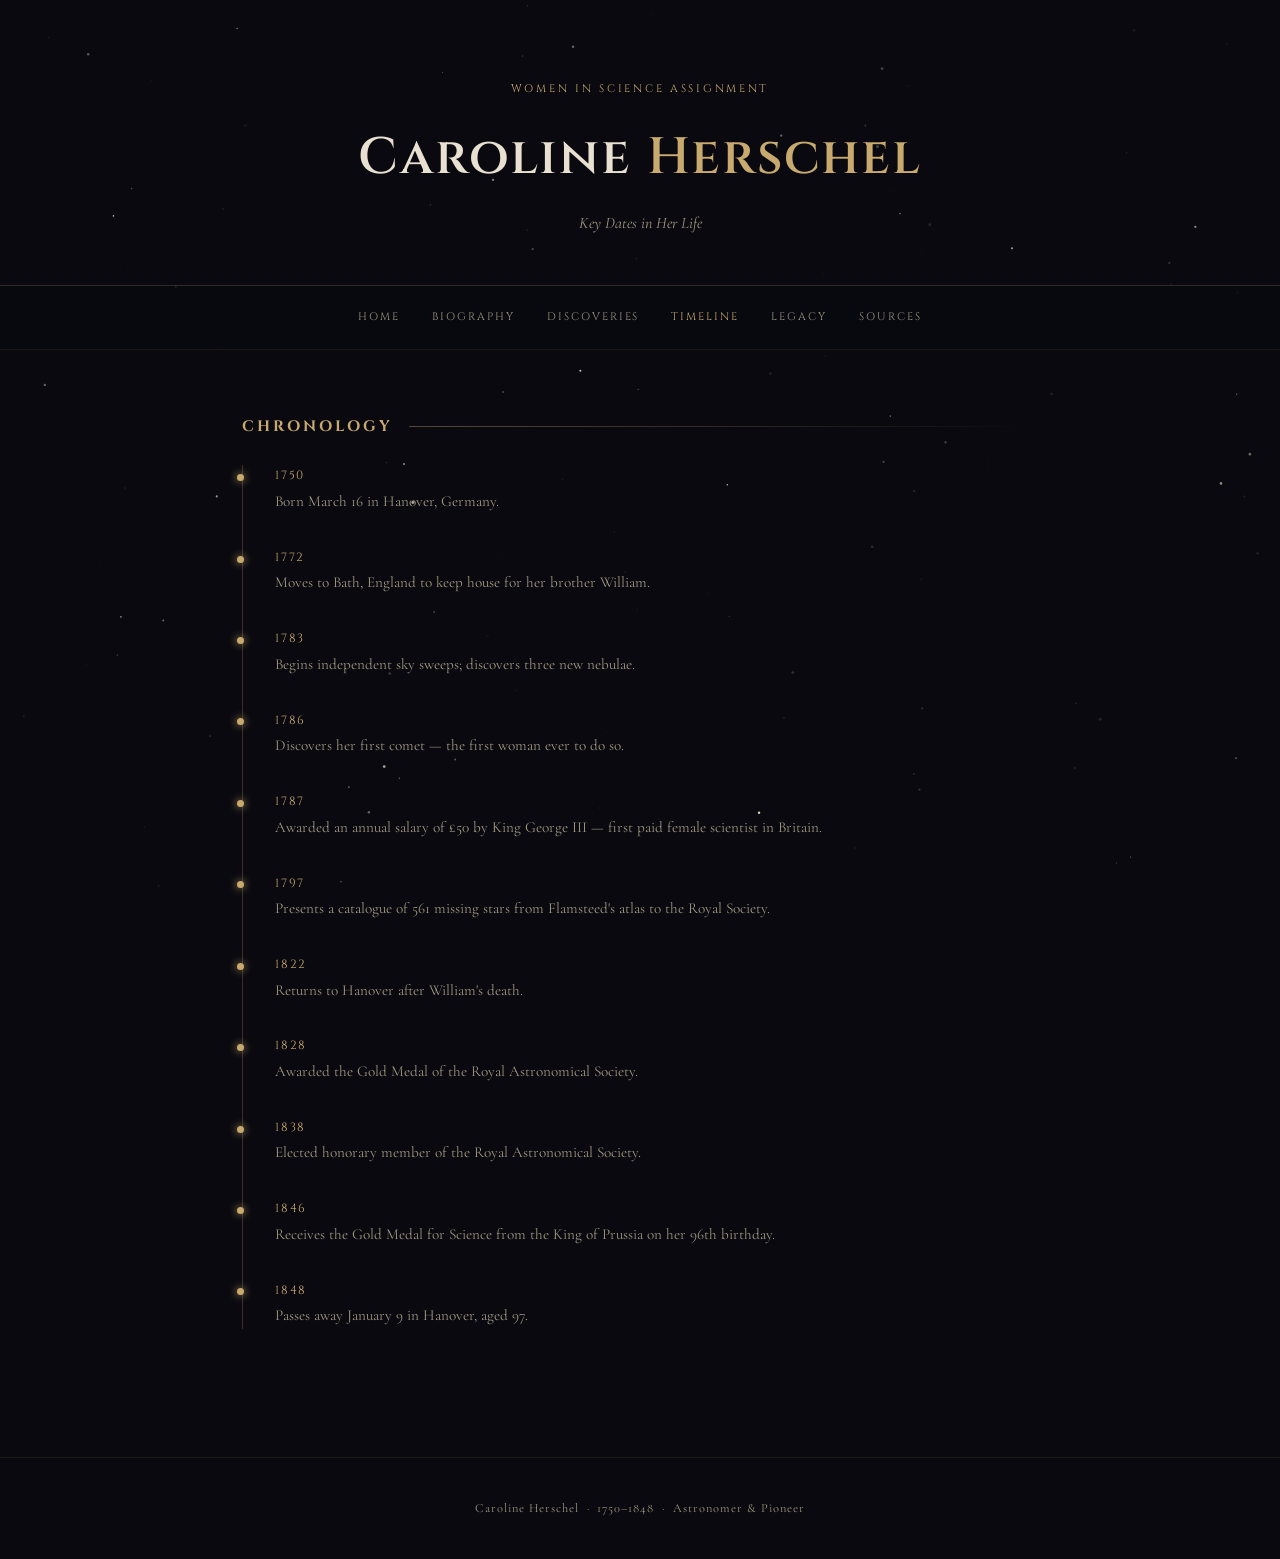
<file: Timeline.html>
<!DOCTYPE html>
<html lang="en">
<head>
<meta charset="UTF-8"/>
<meta name="viewport" content="width=device-width,initial-scale=1.0"/>
<title>Timeline — Caroline Herschel</title>
<link href="https://fonts.googleapis.com/css2?family=Cormorant+Garamond:ital,wght@0,300;0,400;0,600;1,300;1,400&family=Cinzel:wght@400;600&display=swap" rel="stylesheet"/>
<style>
*,*::before,*::after{box-sizing:border-box;margin:0;padding:0}
html{background:#09090f}
body{background:#09090f;color:#e8e0d0;font-family:'Cormorant Garamond',Georgia,serif;font-size:18px;line-height:1.7;overflow-x:hidden;min-height:100vh}
canvas#stars{position:fixed;top:0;left:0;width:100%;height:100%;pointer-events:none;z-index:0}
header,nav,main,footer{position:relative;z-index:2}
header{text-align:center;padding:5rem 2rem 3rem;border-bottom:1px solid rgba(200,169,110,.2)}
.label{display:block;font-family:'Cinzel',serif;font-size:.68rem;letter-spacing:.25em;color:#c8a96e;text-transform:uppercase;margin-bottom:1rem}
h1{font-family:'Cinzel',serif;font-size:clamp(2rem,5vw,3.2rem);font-weight:600;letter-spacing:.04em;color:#e8e0d0}
h1 span{color:#c8a96e}
.sub{display:block;color:#a09880;font-style:italic;margin-top:.5rem;font-size:1rem}
nav{display:flex;justify-content:center;flex-wrap:wrap;gap:2rem;padding:1.4rem 2rem;border-bottom:1px solid rgba(200,169,110,.1);background:rgba(9,9,15,.8)}
nav a{font-family:'Cinzel',serif;font-size:.68rem;letter-spacing:.18em;text-transform:uppercase;color:#a09880;text-decoration:none;transition:color .25s}
nav a:hover,nav a.active{color:#c8a96e}
main{max-width:860px;margin:0 auto;padding:4rem 2rem 6rem}
h2{font-family:'Cinzel',serif;font-size:.95rem;letter-spacing:.2em;color:#c8a96e;text-transform:uppercase;margin:3rem 0 1.6rem;display:flex;align-items:center;gap:1rem}
h2:first-child{margin-top:0}
h2::after{content:'';flex:1;height:1px;background:linear-gradient(90deg,rgba(200,169,110,.4),transparent)}
p{margin-bottom:1.1rem;color:#e8e0d0}
blockquote{border-left:3px solid #c8a96e;padding:1.2rem 1.8rem;background:#0f0f1a;border-radius:0 6px 6px 0;margin:2rem 0;font-style:italic;font-size:1.1rem;color:#a09880}
blockquote cite{display:block;margin-top:.5rem;font-size:.78rem;font-style:normal;letter-spacing:.1em;color:#c8a96e}
.grid{display:grid;grid-template-columns:repeat(auto-fill,minmax(210px,1fr));gap:1.2rem;margin-top:1.4rem}
.card{background:#0f0f1a;border:1px solid rgba(200,169,110,.18);border-radius:6px;padding:1.3rem 1.5rem;transition:border-color .3s}
.card:hover{border-color:rgba(200,169,110,.55)}
.card .tag{font-family:'Cinzel',serif;font-size:.62rem;letter-spacing:.18em;color:#c8a96e;display:block}
.card h3{font-size:1rem;font-weight:600;margin:.3rem 0 .4rem;color:#e8e0d0}
.card p{font-size:.88rem;color:#a09880;margin:0}
.tl{border-left:1px solid rgba(200,169,110,.25);padding-left:2rem;margin-top:1rem}
.tl-item{position:relative;margin-bottom:2rem}
.tl-item::before{content:'';position:absolute;left:-2.38rem;top:.55rem;width:7px;height:7px;border-radius:50%;background:#c8a96e;box-shadow:0 0 8px #c8a96e}
.year{font-family:'Cinzel',serif;font-size:.75rem;letter-spacing:.15em;color:#c8a96e;display:block}
.tl-item p{margin:.2rem 0 0;font-size:.95rem;color:#a09880}
.src-list{list-style:none;margin-top:1rem}
.src-list li{padding:.9rem 1.2rem;border-left:2px solid rgba(200,169,110,.2);margin-bottom:.8rem;font-size:.95rem;color:#a09880;transition:border-color .25s,color .25s}
.src-list li:hover{border-color:#c8a96e;color:#e8e0d0}
footer{text-align:center;padding:2.5rem;border-top:1px solid rgba(200,169,110,.1);font-size:.78rem;color:#a09880;letter-spacing:.08em}
</style>
</head>
<body>
<canvas id="stars"></canvas>
<header>
<span class="label">Women in Science Assignment</span>
<h1>Caroline <span>Herschel</span></h1>
<span class="sub">Key Dates in Her Life</span>
</header>
<nav><a href="index.html">Home</a><a href="biography.html">Biography</a><a href="discoveries.html">Discoveries</a><a href="timeline.html"  class="active">Timeline</a><a href="legacy.html">Legacy</a><a href="sources.html">Sources</a></nav>
<main>
<h2>Chronology</h2>
<div class="tl">
<div class="tl-item"><span class="year">1750</span><p>Born March 16 in Hanover, Germany.</p></div>
<div class="tl-item"><span class="year">1772</span><p>Moves to Bath, England to keep house for her brother William.</p></div>
<div class="tl-item"><span class="year">1783</span><p>Begins independent sky sweeps; discovers three new nebulae.</p></div>
<div class="tl-item"><span class="year">1786</span><p>Discovers her first comet &mdash; the first woman ever to do so.</p></div>
<div class="tl-item"><span class="year">1787</span><p>Awarded an annual salary of &pound;50 by King George III &mdash; first paid female scientist in Britain.</p></div>
<div class="tl-item"><span class="year">1797</span><p>Presents a catalogue of 561 missing stars from Flamsteed's atlas to the Royal Society.</p></div>
<div class="tl-item"><span class="year">1822</span><p>Returns to Hanover after William's death.</p></div>
<div class="tl-item"><span class="year">1828</span><p>Awarded the Gold Medal of the Royal Astronomical Society.</p></div>
<div class="tl-item"><span class="year">1838</span><p>Elected honorary member of the Royal Astronomical Society.</p></div>
<div class="tl-item"><span class="year">1846</span><p>Receives the Gold Medal for Science from the King of Prussia on her 96th birthday.</p></div>
<div class="tl-item"><span class="year">1848</span><p>Passes away January 9 in Hanover, aged 97.</p></div>
</div>
</main>
<footer>Caroline Herschel &nbsp;&middot;&nbsp; 1750&ndash;1848 &nbsp;&middot;&nbsp; Astronomer &amp; Pioneer</footer>
<script>
var c=document.getElementById('stars'),cx=c.getContext('2d'),S=[];
function resize(){c.width=innerWidth;c.height=innerHeight;}
function init(){S=[];for(var i=0;i<180;i++)S.push({x:Math.random()*c.width,y:Math.random()*c.height,r:Math.random()*1.3+.2,a:Math.random()*.9+.1,sp:Math.random()*.004+.001,ph:Math.random()*Math.PI*2});}
function draw(t){cx.clearRect(0,0,c.width,c.height);for(var i=0;i<S.length;i++){var s=S[i],al=s.a*(.4+.6*Math.sin(t*s.sp+s.ph));cx.beginPath();cx.arc(s.x,s.y,s.r,0,Math.PI*2);cx.fillStyle='rgba(232,220,195,'+al+')';cx.fill();}requestAnimationFrame(draw);}
resize();init();requestAnimationFrame(draw);
window.addEventListener('resize',function(){resize();init();});
</script>
</body>
</html>
</file>
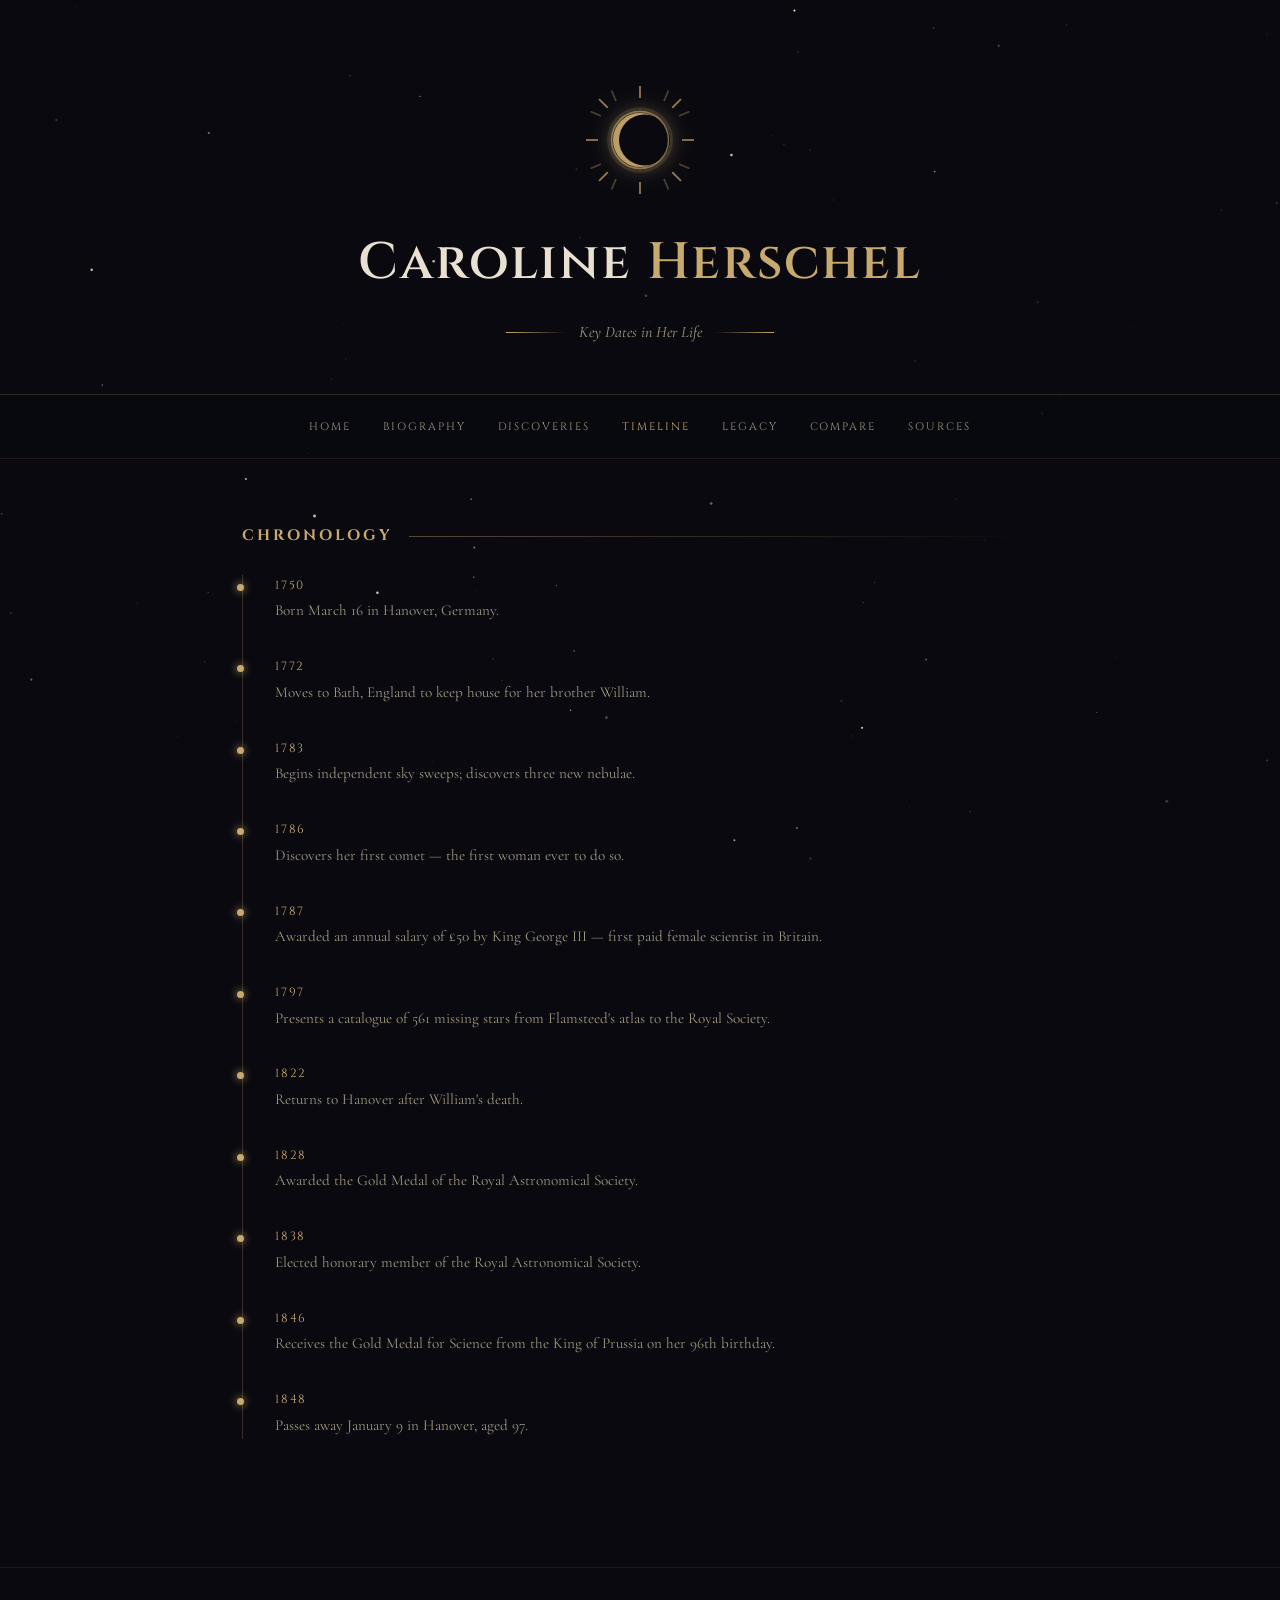
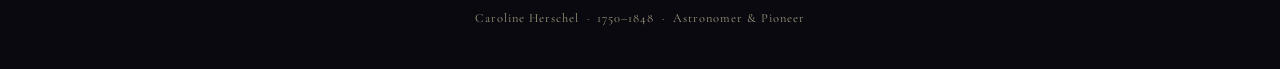
<file: timeline.html>
<!DOCTYPE html>
<html lang="en">
<head>
<meta charset="UTF-8"/>
<meta name="viewport" content="width=device-width,initial-scale=1.0"/>
<title>Timeline — Caroline Herschel</title>
<link href="https://fonts.googleapis.com/css2?family=Cormorant+Garamond:ital,wght@0,300;0,400;0,600;1,300;1,400&family=Cinzel:wght@400;600&display=swap" rel="stylesheet"/>
<style>
*,*::before,*::after{box-sizing:border-box;margin:0;padding:0}
html{background:#09090f}
body{background:#09090f;color:#e8e0d0;font-family:'Cormorant Garamond',Georgia,serif;font-size:18px;line-height:1.7;overflow-x:hidden;min-height:100vh}
canvas#stars{position:fixed;top:0;left:0;width:100%;height:100%;pointer-events:none;z-index:0}
header,nav,main,footer{position:relative;z-index:2}
header{text-align:center;padding:5rem 2rem 3rem;border-bottom:1px solid rgba(200,169,110,.2)}
.label{display:block;font-family:'Cinzel',serif;font-size:.68rem;letter-spacing:.25em;color:#c8a96e;text-transform:uppercase;margin-bottom:1rem}
h1{font-family:'Cinzel',serif;font-size:clamp(2rem,5vw,3.2rem);font-weight:600;letter-spacing:.04em;color:#e8e0d0}
h1 span{color:#c8a96e}
.sub{display:flex;align-items:center;justify-content:center;gap:.8rem;color:#a09880;font-style:italic;margin-top:.8rem;font-size:1rem}.comet{display:inline-block;width:60px;height:1px;background:linear-gradient(90deg,transparent,#c8a96e)}.comet.flip{background:linear-gradient(90deg,#c8a96e,transparent)}.eclipse{display:block;margin:0 auto 1.2rem;filter:drop-shadow(0 0 10px rgba(200,169,110,.4))}.comet{display:inline-block;width:60px;height:1px;background:linear-gradient(90deg,transparent,#c8a96e)}.comet.flip{background:linear-gradient(90deg,#c8a96e,transparent)}
nav{display:flex;justify-content:center;flex-wrap:wrap;gap:2rem;padding:1.4rem 2rem;border-bottom:1px solid rgba(200,169,110,.1);background:rgba(9,9,15,.8)}
nav a{font-family:'Cinzel',serif;font-size:.68rem;letter-spacing:.18em;text-transform:uppercase;color:#a09880;text-decoration:none;transition:color .25s}
nav a:hover,nav a.active{color:#c8a96e}
main{max-width:860px;margin:0 auto;padding:4rem 2rem 6rem}
h2{font-family:'Cinzel',serif;font-size:.95rem;letter-spacing:.2em;color:#c8a96e;text-transform:uppercase;margin:3rem 0 1.6rem;display:flex;align-items:center;gap:1rem}
h2:first-child{margin-top:0}
h2::after{content:'';flex:1;height:1px;background:linear-gradient(90deg,rgba(200,169,110,.4),transparent)}
p{margin-bottom:1.1rem;color:#e8e0d0}
blockquote{border-left:3px solid #c8a96e;padding:1.2rem 1.8rem;background:#0f0f1a;border-radius:0 6px 6px 0;margin:2rem 0;font-style:italic;font-size:1.1rem;color:#a09880}
blockquote cite{display:block;margin-top:.5rem;font-size:.78rem;font-style:normal;letter-spacing:.1em;color:#c8a96e}
.grid{display:grid;grid-template-columns:repeat(auto-fill,minmax(210px,1fr));gap:1.2rem;margin-top:1.4rem}
.card{background:#0f0f1a;border:1px solid rgba(200,169,110,.18);border-radius:6px;padding:1.3rem 1.5rem;transition:border-color .3s}
.card:hover{border-color:rgba(200,169,110,.55)}
.card .tag{font-family:'Cinzel',serif;font-size:.62rem;letter-spacing:.18em;color:#c8a96e;display:block}
.card h3{font-size:1rem;font-weight:600;margin:.3rem 0 .4rem;color:#e8e0d0}
.card p{font-size:.88rem;color:#a09880;margin:0}
.tl{border-left:1px solid rgba(200,169,110,.25);padding-left:2rem;margin-top:1rem}
.tl-item{position:relative;margin-bottom:2rem}
.tl-item::before{content:'';position:absolute;left:-2.38rem;top:.55rem;width:7px;height:7px;border-radius:50%;background:#c8a96e;box-shadow:0 0 8px #c8a96e}
.year{font-family:'Cinzel',serif;font-size:.75rem;letter-spacing:.15em;color:#c8a96e;display:block}
.tl-item p{margin:.2rem 0 0;font-size:.95rem;color:#a09880}
.src-list{list-style:none;margin-top:1rem}
.src-list li{padding:.9rem 1.2rem;border-left:2px solid rgba(200,169,110,.2);margin-bottom:.8rem;font-size:.95rem;color:#a09880;transition:border-color .25s,color .25s}
.src-list li:hover{border-color:#c8a96e;color:#e8e0d0}
footer{text-align:center;padding:2.5rem;border-top:1px solid rgba(200,169,110,.1);font-size:.78rem;color:#a09880;letter-spacing:.08em}
</style>
</head>
<body>
<canvas id="stars"></canvas>
<header>
<svg class="eclipse" viewBox="0 0 80 80" xmlns="http://www.w3.org/2000/svg" width="120" height="120" aria-hidden="true">
  <!-- corona rays -->
  <g stroke="#c8a96e" stroke-width="1.2" opacity="0.7">
    <line x1="40" y1="4" x2="40" y2="12"/>
    <line x1="40" y1="68" x2="40" y2="76"/>
    <line x1="4" y1="40" x2="12" y2="40"/>
    <line x1="68" y1="40" x2="76" y2="40"/>
    <line x1="12.7" y1="12.7" x2="18.5" y2="18.5"/>
    <line x1="61.5" y1="61.5" x2="67.3" y2="67.3"/>
    <line x1="67.3" y1="12.7" x2="61.5" y2="18.5"/>
    <line x1="12.7" y1="67.3" x2="18.5" y2="61.5"/>
    <!-- longer diagonal rays -->
    <line x1="21" y1="7"  x2="24" y2="14" opacity="0.5"/>
    <line x1="59" y1="7"  x2="56" y2="14" opacity="0.5"/>
    <line x1="7"  y1="21" x2="14" y2="24" opacity="0.5"/>
    <line x1="7"  y1="59" x2="14" y2="56" opacity="0.5"/>
    <line x1="73" y1="21" x2="66" y2="24" opacity="0.5"/>
    <line x1="73" y1="59" x2="66" y2="56" opacity="0.5"/>
    <line x1="21" y1="73" x2="24" y2="66" opacity="0.5"/>
    <line x1="59" y1="73" x2="56" y2="66" opacity="0.5"/>
  </g>
  <!-- sun glow -->
  <circle cx="40" cy="40" r="22" fill="#c8a96e" opacity="0.15"/>
  <!-- sun -->
  <circle cx="40" cy="40" r="18" fill="#c8a96e" opacity="0.9"/>
  <!-- moon covering sun -->
  <circle cx="43" cy="40" r="17" fill="#09090f"/>
  <!-- corona peek -->
  <circle cx="40" cy="40" r="19" fill="none" stroke="#c8a96e" stroke-width="1" opacity="0.6"/>
</svg>
<h1>Caroline <span>Herschel</span></h1>
<span class="sub"><span class="comet flip"></span>Key Dates in Her Life<span class="comet"></span></span>
</header>
<nav><a href="index.html">Home</a><a href="biography.html">Biography</a><a href="discoveries.html">Discoveries</a><a href="timeline.html"  class="active">Timeline</a><a href="legacy.html">Legacy</a><a href="compare.html">Compare</a><a href="sources.html">Sources</a></nav>
<main>
<h2>Chronology</h2>
<div class="tl">
<div class="tl-item"><span class="year">1750</span><p>Born March 16 in Hanover, Germany.</p></div>
<div class="tl-item"><span class="year">1772</span><p>Moves to Bath, England to keep house for her brother William.</p></div>
<div class="tl-item"><span class="year">1783</span><p>Begins independent sky sweeps; discovers three new nebulae.</p></div>
<div class="tl-item"><span class="year">1786</span><p>Discovers her first comet &mdash; the first woman ever to do so.</p></div>
<div class="tl-item"><span class="year">1787</span><p>Awarded an annual salary of &pound;50 by King George III &mdash; first paid female scientist in Britain.</p></div>
<div class="tl-item"><span class="year">1797</span><p>Presents a catalogue of 561 missing stars from Flamsteed's atlas to the Royal Society.</p></div>
<div class="tl-item"><span class="year">1822</span><p>Returns to Hanover after William's death.</p></div>
<div class="tl-item"><span class="year">1828</span><p>Awarded the Gold Medal of the Royal Astronomical Society.</p></div>
<div class="tl-item"><span class="year">1838</span><p>Elected honorary member of the Royal Astronomical Society.</p></div>
<div class="tl-item"><span class="year">1846</span><p>Receives the Gold Medal for Science from the King of Prussia on her 96th birthday.</p></div>
<div class="tl-item"><span class="year">1848</span><p>Passes away January 9 in Hanover, aged 97.</p></div>
</div>
</main>
<footer>Caroline Herschel &nbsp;&middot;&nbsp; 1750&ndash;1848 &nbsp;&middot;&nbsp; Astronomer &amp; Pioneer</footer>
<script>
var c=document.getElementById('stars'),cx=c.getContext('2d'),S=[];
function resize(){c.width=innerWidth;c.height=innerHeight;}
function init(){S=[];for(var i=0;i<180;i++)S.push({x:Math.random()*c.width,y:Math.random()*c.height,r:Math.random()*1.3+.2,a:Math.random()*.9+.1,sp:Math.random()*.004+.001,ph:Math.random()*Math.PI*2});}
function draw(t){cx.clearRect(0,0,c.width,c.height);for(var i=0;i<S.length;i++){var s=S[i],al=s.a*(.4+.6*Math.sin(t*s.sp+s.ph));cx.beginPath();cx.arc(s.x,s.y,s.r,0,Math.PI*2);cx.fillStyle='rgba(232,220,195,'+al+')';cx.fill();}requestAnimationFrame(draw);}
resize();init();requestAnimationFrame(draw);
window.addEventListener('resize',function(){resize();init();});
</script>
</body>
</html>
</file>
